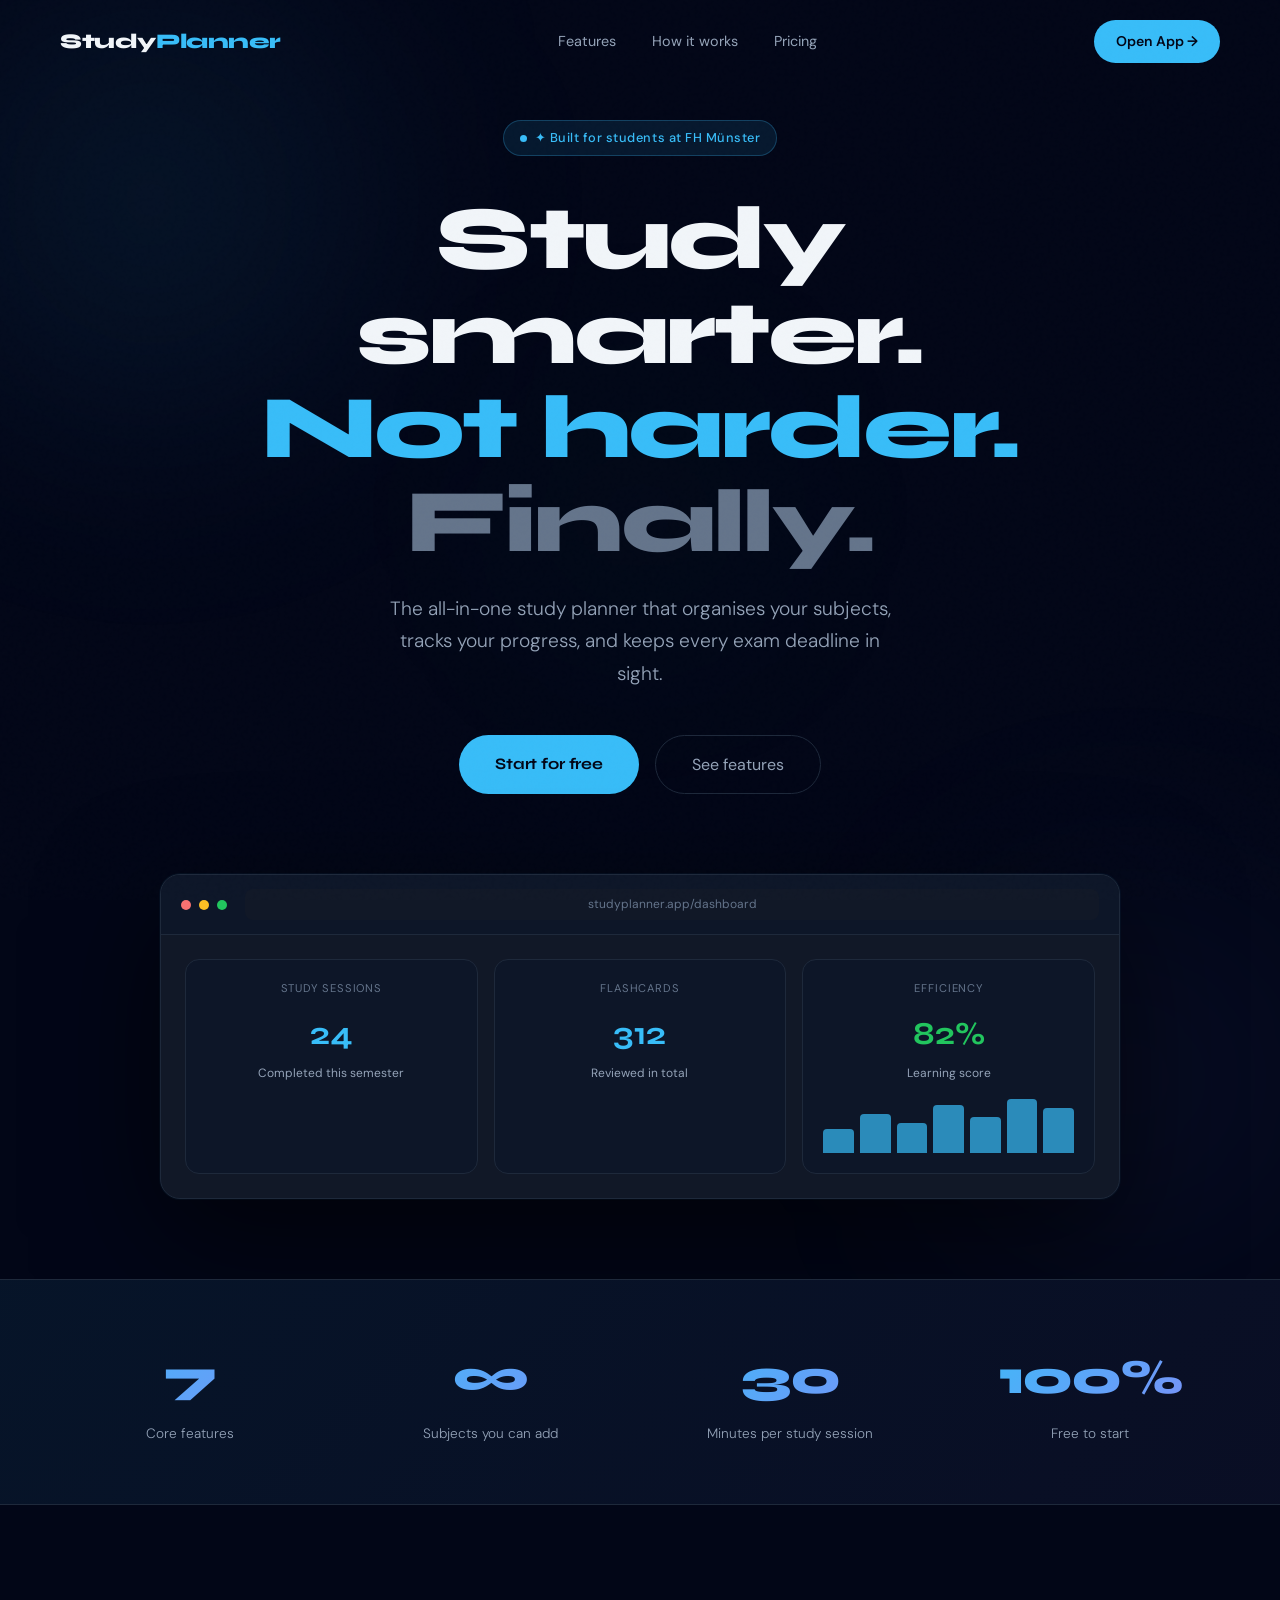
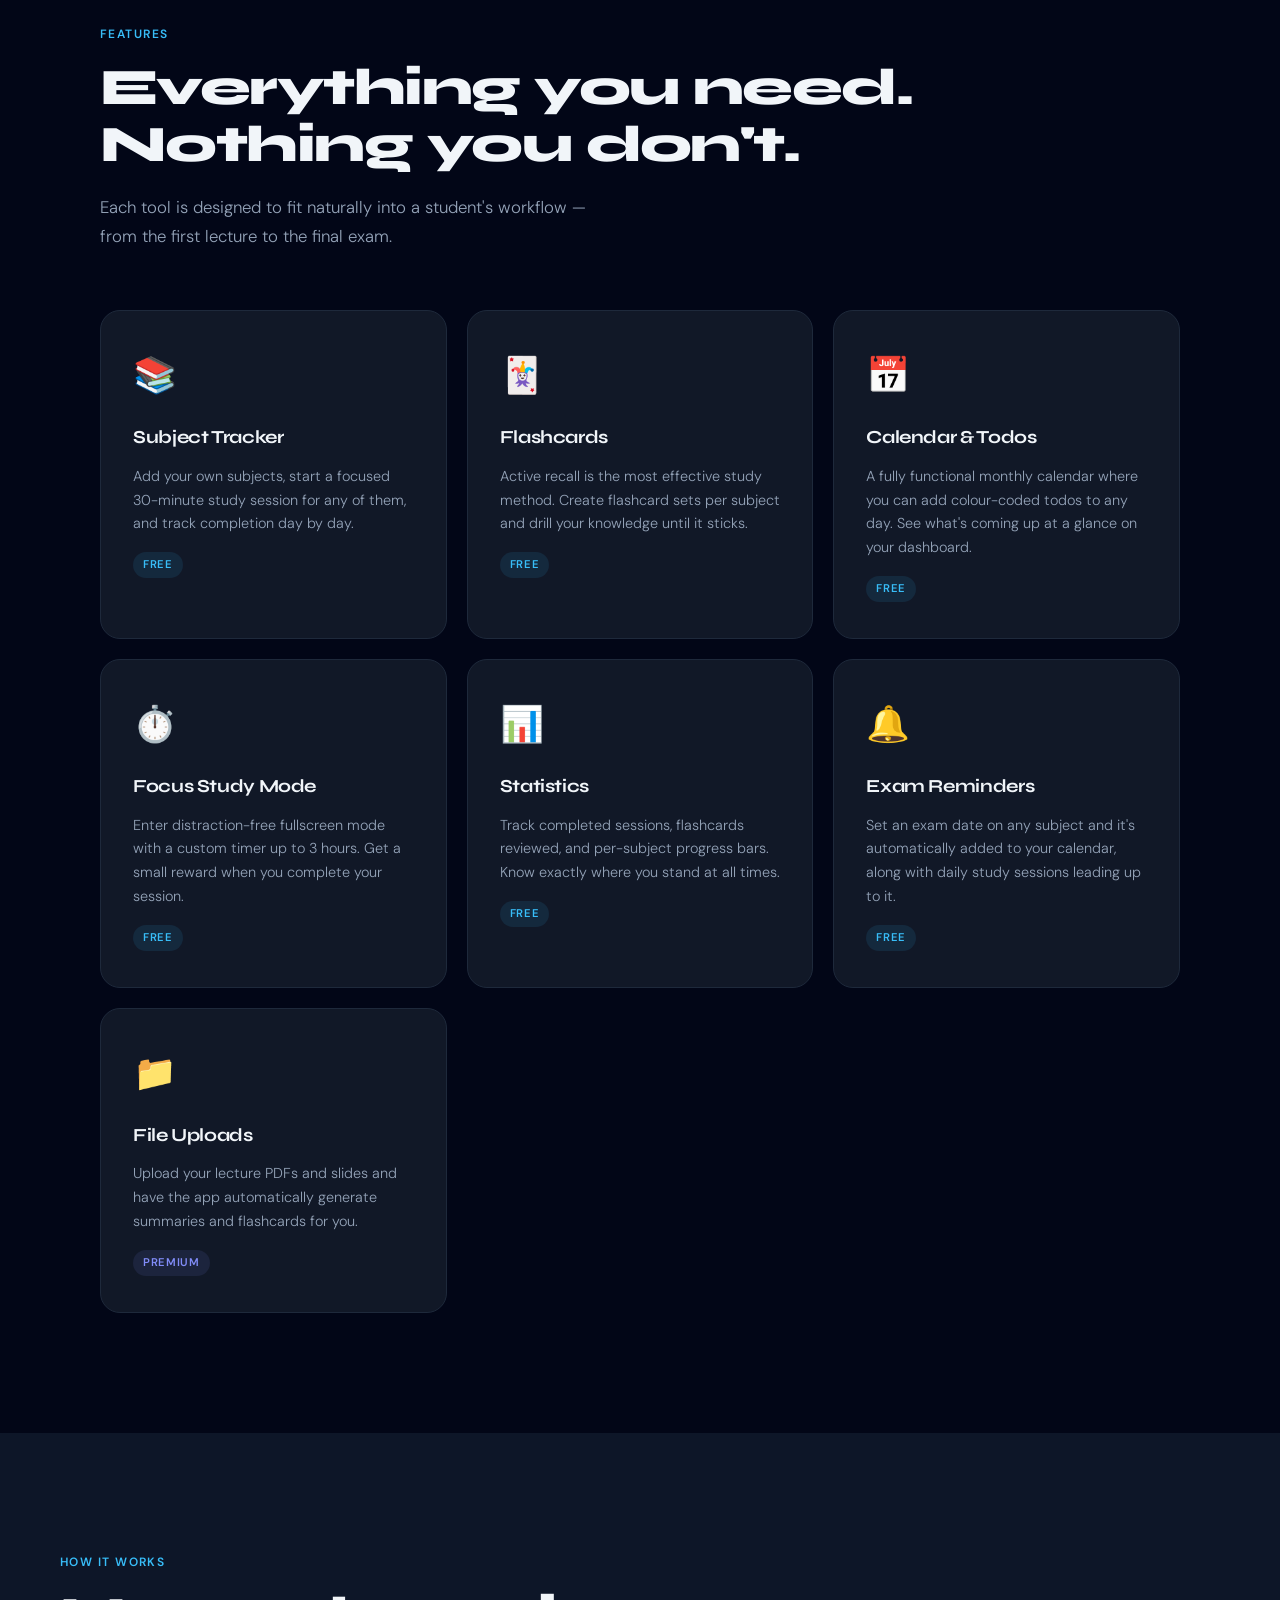
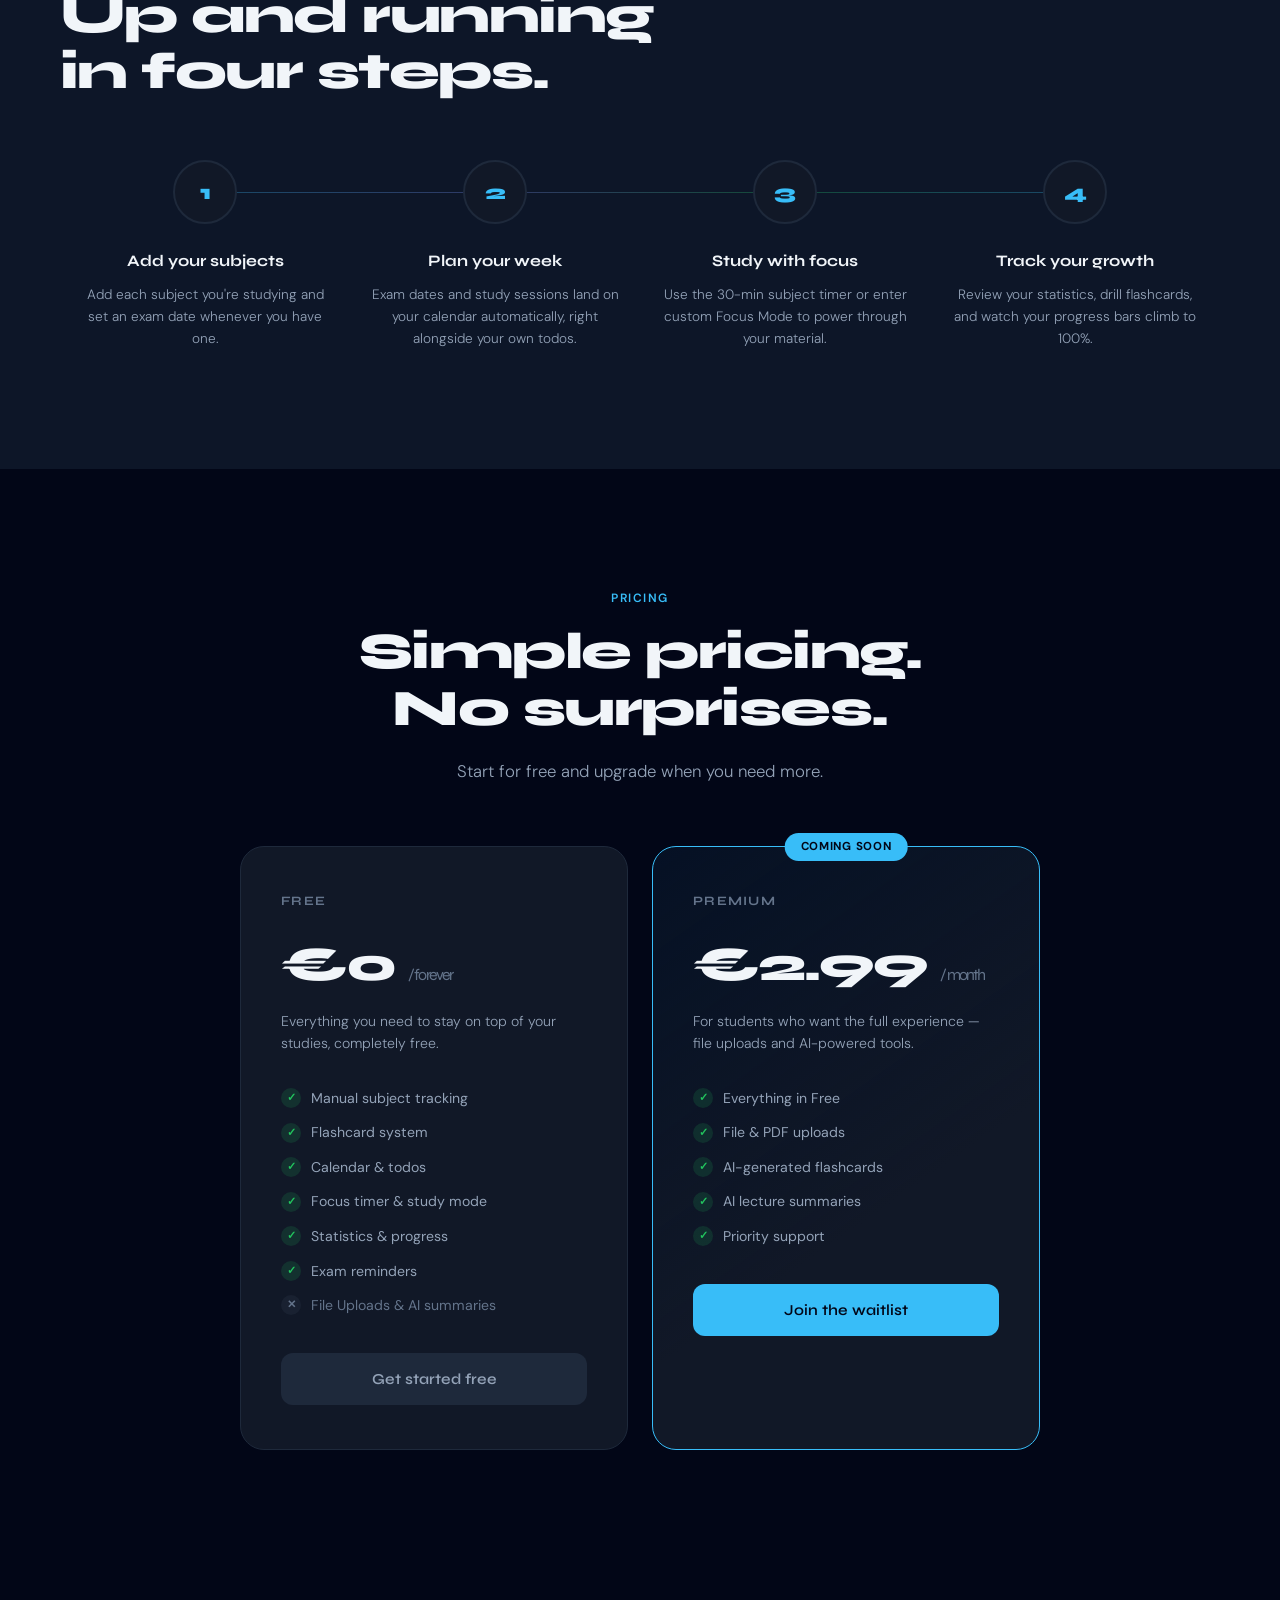
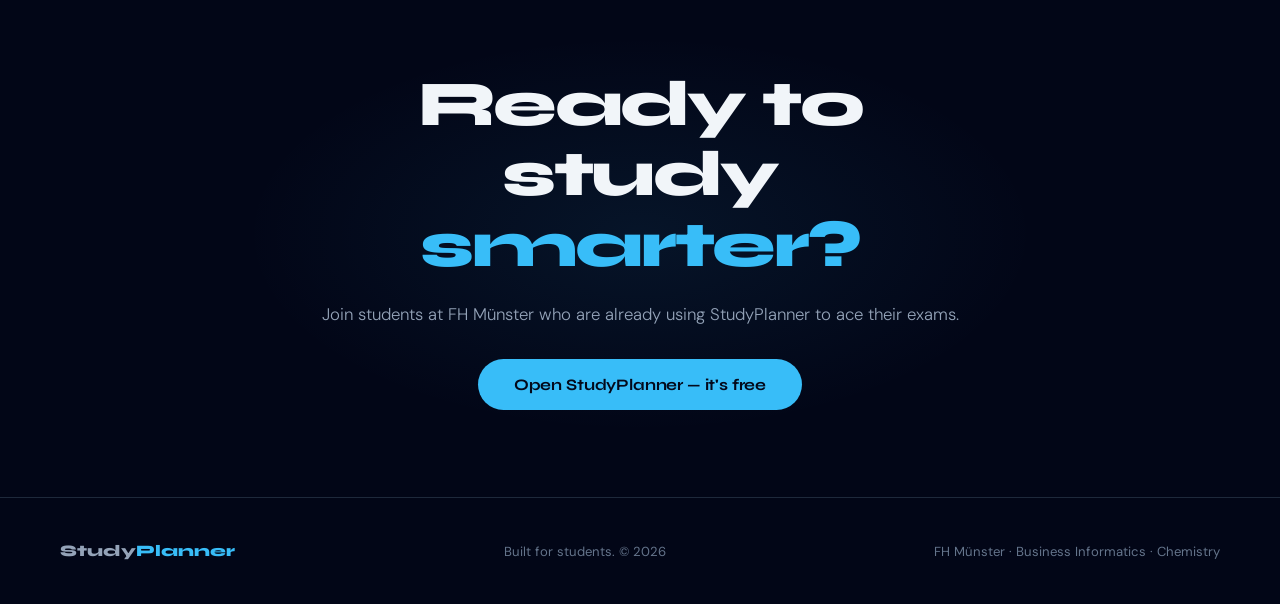
<file: landing.html>
<!DOCTYPE html>
<html lang="en">
<head>
<meta charset="UTF-8">
<meta name="viewport" content="width=device-width, initial-scale=1.0">
<title>StudyPlanner — Study Smarter</title>
<link href="https://fonts.googleapis.com/css2?family=Syne:wght@400;600;700;800&family=DM+Sans:ital,wght@0,300;0,400;0,500;1,300&display=swap" rel="stylesheet">
<style>
:root {
  --bg:       #020617;
  --surface:  #0d1628;
  --card:     #111827;
  --border:   #1e293b;
  --accent:   #38bdf8;
  --accent2:  #818cf8;
  --green:    #22c55e;
  --text:     #f1f5f9;
  --muted:    #64748b;
  --soft:     #94a3b8;
}

*, *::before, *::after { box-sizing: border-box; margin: 0; padding: 0; }

html { scroll-behavior: smooth; }

body {
  background: var(--bg);
  color: var(--text);
  font-family: 'DM Sans', sans-serif;
  overflow-x: hidden;
  line-height: 1.6;
}

/* ── NOISE OVERLAY ── */
body::before {
  content: '';
  position: fixed;
  inset: 0;
  background-image: url("data:image/svg+xml,%3Csvg viewBox='0 0 256 256' xmlns='http://www.w3.org/2000/svg'%3E%3Cfilter id='noise'%3E%3CfeTurbulence type='fractalNoise' baseFrequency='0.9' numOctaves='4' stitchTiles='stitch'/%3E%3C/filter%3E%3Crect width='100%25' height='100%25' filter='url(%23noise)' opacity='0.04'/%3E%3C/svg%3E");
  pointer-events: none;
  z-index: 999;
  opacity: 0.4;
}

/* ── NAV ── */
nav {
  position: fixed;
  top: 0; left: 0; right: 0;
  z-index: 100;
  padding: 20px 60px;
  display: flex;
  justify-content: space-between;
  align-items: center;
  border-bottom: 1px solid transparent;
  transition: background 0.3s, border-color 0.3s, backdrop-filter 0.3s;
}

nav.scrolled {
  background: rgba(2, 6, 23, 0.85);
  border-color: var(--border);
  backdrop-filter: blur(16px);
}

.nav-logo {
  font-family: 'Syne', sans-serif;
  font-weight: 800;
  font-size: 1.3rem;
  letter-spacing: -0.02em;
  color: var(--text);
  text-decoration: none;
}

.nav-logo span { color: var(--accent); }

.nav-links {
  display: flex;
  gap: 36px;
  list-style: none;
}

.nav-links a {
  color: var(--soft);
  text-decoration: none;
  font-size: 0.9rem;
  transition: color 0.2s;
}

.nav-links a:hover { color: var(--text); }

.nav-cta {
  background: var(--accent);
  color: #020617;
  padding: 10px 22px;
  border-radius: 100px;
  text-decoration: none;
  font-weight: 600;
  font-size: 0.88rem;
  transition: transform 0.2s, box-shadow 0.2s;
}

.nav-cta:hover {
  transform: translateY(-1px);
  box-shadow: 0 8px 30px rgba(56,189,248,0.35);
}

/* ── HERO ── */
.hero {
  min-height: 100vh;
  display: flex;
  flex-direction: column;
  align-items: center;
  justify-content: center;
  text-align: center;
  padding: 120px 40px 80px;
  position: relative;
  overflow: hidden;
}

/* Gradient orbs */
.orb {
  position: absolute;
  border-radius: 50%;
  filter: blur(120px);
  pointer-events: none;
}

.orb-1 {
  width: 600px; height: 600px;
  background: radial-gradient(circle, rgba(56,189,248,0.12) 0%, transparent 70%);
  top: -100px; left: -150px;
  animation: drift1 12s ease-in-out infinite alternate;
}

.orb-2 {
  width: 500px; height: 500px;
  background: radial-gradient(circle, rgba(129,140,248,0.1) 0%, transparent 70%);
  bottom: -50px; right: -100px;
  animation: drift2 15s ease-in-out infinite alternate;
}

.orb-3 {
  width: 300px; height: 300px;
  background: radial-gradient(circle, rgba(34,197,94,0.08) 0%, transparent 70%);
  top: 40%; left: 50%;
  transform: translate(-50%, -50%);
}

@keyframes drift1 {
  from { transform: translate(0,0) rotate(0deg); }
  to   { transform: translate(60px, 40px) rotate(20deg); }
}

@keyframes drift2 {
  from { transform: translate(0,0); }
  to   { transform: translate(-40px, -60px); }
}

.hero-badge {
  display: inline-flex;
  align-items: center;
  gap: 8px;
  background: rgba(56,189,248,0.1);
  border: 1px solid rgba(56,189,248,0.25);
  color: var(--accent);
  padding: 7px 16px;
  border-radius: 100px;
  font-size: 0.8rem;
  font-weight: 500;
  letter-spacing: 0.04em;
  margin-bottom: 36px;
  animation: fadeUp 0.6s ease both;
}

.hero-badge::before {
  content: '';
  width: 7px; height: 7px;
  background: var(--accent);
  border-radius: 50%;
  animation: pulse 2s infinite;
}

@keyframes pulse {
  0%, 100% { opacity: 1; transform: scale(1); }
  50% { opacity: 0.4; transform: scale(0.7); }
}

.hero h1 {
  font-family: 'Syne', sans-serif;
  font-weight: 800;
  font-size: clamp(3rem, 7vw, 6rem);
  line-height: 1.05;
  letter-spacing: -0.03em;
  max-width: 900px;
  animation: fadeUp 0.6s 0.1s ease both;
}

.hero h1 .line-accent { color: var(--accent); }
.hero h1 .line-dim { color: var(--muted); }

.hero-sub {
  font-size: clamp(1rem, 2vw, 1.2rem);
  color: var(--soft);
  max-width: 520px;
  margin-top: 24px;
  font-weight: 300;
  line-height: 1.7;
  animation: fadeUp 0.6s 0.2s ease both;
}

.hero-actions {
  display: flex;
  gap: 16px;
  margin-top: 44px;
  animation: fadeUp 0.6s 0.3s ease both;
}

.btn-primary {
  background: var(--accent);
  color: #020617;
  padding: 16px 36px;
  border-radius: 100px;
  text-decoration: none;
  font-weight: 700;
  font-size: 1rem;
  font-family: 'Syne', sans-serif;
  transition: transform 0.2s, box-shadow 0.2s;
  letter-spacing: -0.01em;
}

.btn-primary:hover {
  transform: translateY(-2px);
  box-shadow: 0 12px 40px rgba(56,189,248,0.4);
}

.btn-secondary {
  background: transparent;
  color: var(--soft);
  padding: 16px 36px;
  border-radius: 100px;
  text-decoration: none;
  font-size: 1rem;
  border: 1px solid var(--border);
  transition: border-color 0.2s, color 0.2s;
}

.btn-secondary:hover { border-color: var(--accent); color: var(--accent); }

/* App preview */
.hero-preview {
  margin-top: 80px;
  width: 100%;
  max-width: 960px;
  animation: fadeUp 0.8s 0.5s ease both;
  position: relative;
}

.preview-frame {
  background: var(--card);
  border: 1px solid var(--border);
  border-radius: 20px;
  overflow: hidden;
  box-shadow: 0 40px 120px rgba(0,0,0,0.6), 0 0 0 1px rgba(56,189,248,0.05);
}

.preview-bar {
  background: var(--surface);
  padding: 14px 20px;
  display: flex;
  align-items: center;
  gap: 8px;
  border-bottom: 1px solid var(--border);
}

.dot-red   { width:10px; height:10px; border-radius:50%; background:#f87171; }
.dot-yellow{ width:10px; height:10px; border-radius:50%; background:#fbbf24; }
.dot-green { width:10px; height:10px; border-radius:50%; background:#22c55e; }

.preview-url {
  flex: 1;
  background: var(--card);
  border-radius: 8px;
  padding: 6px 14px;
  font-size: 0.75rem;
  color: var(--muted);
  margin-left: 10px;
}

.preview-body {
  display: grid;
  grid-template-columns: repeat(3, 1fr);
  gap: 16px;
  padding: 24px;
}

.preview-card {
  background: var(--surface);
  border-radius: 14px;
  padding: 20px;
  border: 1px solid var(--border);
}

.preview-card-title {
  font-size: 0.7rem;
  color: var(--muted);
  text-transform: uppercase;
  letter-spacing: 0.08em;
  margin-bottom: 10px;
}

.preview-card-value {
  font-family: 'Syne', sans-serif;
  font-size: 2rem;
  font-weight: 700;
  color: var(--accent);
}

.preview-card-label { font-size: 0.75rem; color: var(--soft); margin-top: 4px; }

.preview-bar-chart {
  display: flex;
  align-items: flex-end;
  gap: 6px;
  height: 60px;
  margin-top: 10px;
}

.preview-bar-item {
  flex: 1;
  background: var(--accent);
  border-radius: 4px 4px 0 0;
  opacity: 0.7;
}

@keyframes fadeUp {
  from { opacity: 0; transform: translateY(30px); }
  to   { opacity: 1; transform: translateY(0); }
}

/* ── SECTION BASE ── */
section { padding: 120px 60px; max-width: 1200px; margin: auto; }

.section-label {
  font-size: 0.75rem;
  text-transform: uppercase;
  letter-spacing: 0.12em;
  color: var(--accent);
  font-weight: 600;
  margin-bottom: 16px;
}

.section-title {
  font-family: 'Syne', sans-serif;
  font-weight: 800;
  font-size: clamp(2rem, 4vw, 3.2rem);
  letter-spacing: -0.03em;
  line-height: 1.1;
  margin-bottom: 20px;
}

.section-sub {
  color: var(--soft);
  font-size: 1.05rem;
  max-width: 500px;
  font-weight: 300;
  line-height: 1.7;
}

/* ── FEATURES ── */
.features-section {
  padding: 120px 60px;
  max-width: 1200px;
  margin: auto;
}

.features-grid {
  display: grid;
  grid-template-columns: repeat(3, 1fr);
  gap: 20px;
  margin-top: 60px;
}

.feature-card {
  background: var(--card);
  border: 1px solid var(--border);
  border-radius: 20px;
  padding: 36px 32px;
  transition: transform 0.25s, border-color 0.25s, box-shadow 0.25s;
  position: relative;
  overflow: hidden;
}

.feature-card::after {
  content: '';
  position: absolute;
  inset: 0;
  background: radial-gradient(circle at 50% 0%, rgba(56,189,248,0.05) 0%, transparent 60%);
  opacity: 0;
  transition: opacity 0.3s;
}

.feature-card:hover {
  transform: translateY(-6px);
  border-color: rgba(56,189,248,0.3);
  box-shadow: 0 20px 60px rgba(0,0,0,0.3);
}

.feature-card:hover::after { opacity: 1; }

.feature-icon {
  font-size: 2.2rem;
  margin-bottom: 20px;
  display: block;
}

.feature-card h3 {
  font-family: 'Syne', sans-serif;
  font-weight: 700;
  font-size: 1.15rem;
  margin-bottom: 12px;
  letter-spacing: -0.02em;
}

.feature-card p {
  color: var(--soft);
  font-size: 0.9rem;
  line-height: 1.65;
  font-weight: 300;
}

.feature-tag {
  display: inline-block;
  margin-top: 16px;
  font-size: 0.7rem;
  font-weight: 600;
  letter-spacing: 0.06em;
  text-transform: uppercase;
  color: var(--accent);
  background: rgba(56,189,248,0.1);
  padding: 4px 10px;
  border-radius: 100px;
}

.feature-tag.premium {
  color: var(--accent2);
  background: rgba(129,140,248,0.1);
}

/* ── HOW IT WORKS ── */
.how-section {
  padding: 120px 60px;
  background: var(--surface);
}

.how-inner {
  max-width: 1200px;
  margin: auto;
}

.steps {
  display: grid;
  grid-template-columns: repeat(4, 1fr);
  gap: 0;
  margin-top: 60px;
  position: relative;
}

.steps::before {
  content: '';
  position: absolute;
  top: 32px;
  left: calc(12.5% + 16px);
  right: calc(12.5% + 16px);
  height: 1px;
  background: linear-gradient(90deg, var(--accent), var(--accent2), var(--green), var(--accent));
  opacity: 0.3;
}

.step {
  text-align: center;
  padding: 0 20px;
}

.step-num {
  width: 64px; height: 64px;
  border-radius: 50%;
  background: var(--card);
  border: 2px solid var(--border);
  display: flex;
  align-items: center;
  justify-content: center;
  font-family: 'Syne', sans-serif;
  font-size: 1.3rem;
  font-weight: 800;
  color: var(--accent);
  margin: 0 auto 24px;
  position: relative;
  z-index: 1;
}

.step h4 {
  font-family: 'Syne', sans-serif;
  font-weight: 700;
  margin-bottom: 10px;
  font-size: 1rem;
}

.step p {
  color: var(--soft);
  font-size: 0.85rem;
  line-height: 1.6;
  font-weight: 300;
}

/* ── STATS ── */
.stats-strip {
  background: linear-gradient(135deg, rgba(56,189,248,0.08) 0%, rgba(129,140,248,0.06) 100%);
  border-top: 1px solid var(--border);
  border-bottom: 1px solid var(--border);
  padding: 60px;
}

.stats-inner {
  max-width: 1200px;
  margin: auto;
  display: grid;
  grid-template-columns: repeat(4, 1fr);
  gap: 40px;
  text-align: center;
}

.stat-num {
  font-family: 'Syne', sans-serif;
  font-size: 3rem;
  font-weight: 800;
  letter-spacing: -0.04em;
  background: linear-gradient(135deg, var(--accent), var(--accent2));
  -webkit-background-clip: text;
  -webkit-text-fill-color: transparent;
  background-clip: text;
}

.stat-label {
  color: var(--soft);
  font-size: 0.85rem;
  margin-top: 6px;
  font-weight: 300;
}

/* ── PRICING ── */
.pricing-section {
  padding: 120px 60px;
  max-width: 1200px;
  margin: auto;
  text-align: center;
}

.pricing-grid {
  display: grid;
  grid-template-columns: repeat(2, 1fr);
  gap: 24px;
  margin-top: 60px;
  max-width: 800px;
  margin-left: auto;
  margin-right: auto;
}

.pricing-card {
  background: var(--card);
  border: 1px solid var(--border);
  border-radius: 24px;
  padding: 44px 40px;
  text-align: left;
  position: relative;
  transition: transform 0.25s;
}

.pricing-card:hover { transform: translateY(-4px); }

.pricing-card.featured {
  border-color: var(--accent);
  background: linear-gradient(145deg, rgba(56,189,248,0.06) 0%, var(--card) 60%);
}

.pricing-badge {
  position: absolute;
  top: -14px;
  left: 50%;
  transform: translateX(-50%);
  background: var(--accent);
  color: #020617;
  font-size: 0.72rem;
  font-weight: 700;
  letter-spacing: 0.06em;
  text-transform: uppercase;
  padding: 5px 16px;
  border-radius: 100px;
}

.pricing-plan {
  font-family: 'Syne', sans-serif;
  font-size: 0.8rem;
  font-weight: 700;
  letter-spacing: 0.1em;
  text-transform: uppercase;
  color: var(--muted);
  margin-bottom: 16px;
}

.pricing-price {
  font-family: 'Syne', sans-serif;
  font-size: 3rem;
  font-weight: 800;
  letter-spacing: -0.04em;
  margin-bottom: 6px;
}

.pricing-price span {
  font-size: 1rem;
  font-weight: 400;
  color: var(--muted);
}

.pricing-desc {
  color: var(--soft);
  font-size: 0.88rem;
  margin-bottom: 32px;
  font-weight: 300;
  line-height: 1.6;
}

.pricing-features {
  list-style: none;
  display: flex;
  flex-direction: column;
  gap: 12px;
  margin-bottom: 36px;
}

.pricing-features li {
  display: flex;
  align-items: center;
  gap: 10px;
  font-size: 0.88rem;
  color: var(--soft);
}

.pricing-features li::before {
  content: '✓';
  width: 20px; height: 20px;
  border-radius: 50%;
  background: rgba(34,197,94,0.15);
  color: var(--green);
  display: flex;
  align-items: center;
  justify-content: center;
  font-size: 0.7rem;
  font-weight: 700;
  flex-shrink: 0;
}

.pricing-features li.locked { color: var(--muted); }
.pricing-features li.locked::before {
  content: '✕';
  background: rgba(100,116,139,0.1);
  color: var(--muted);
}

.btn-plan {
  display: block;
  text-align: center;
  padding: 14px;
  border-radius: 12px;
  font-weight: 600;
  font-family: 'Syne', sans-serif;
  text-decoration: none;
  font-size: 0.95rem;
  transition: all 0.2s;
}

.btn-plan-free {
  background: var(--border);
  color: var(--soft);
}

.btn-plan-free:hover { background: #2d3d52; color: var(--text); }

.btn-plan-pro {
  background: var(--accent);
  color: #020617;
}

.btn-plan-pro:hover {
  box-shadow: 0 8px 30px rgba(56,189,248,0.4);
  transform: translateY(-1px);
}

/* ── CTA ── */
.cta-section {
  padding: 100px 60px;
  text-align: center;
  position: relative;
  overflow: hidden;
}

.cta-section::before {
  content: '';
  position: absolute;
  top: 50%; left: 50%;
  width: 800px; height: 400px;
  transform: translate(-50%, -50%);
  background: radial-gradient(ellipse, rgba(56,189,248,0.08) 0%, transparent 70%);
  pointer-events: none;
}

.cta-section h2 {
  font-family: 'Syne', sans-serif;
  font-weight: 800;
  font-size: clamp(2rem, 5vw, 4rem);
  letter-spacing: -0.04em;
  line-height: 1.1;
  margin-bottom: 20px;
  max-width: 700px;
  margin-left: auto;
  margin-right: auto;
}

.cta-section p {
  color: var(--soft);
  font-size: 1.05rem;
  margin-bottom: 44px;
  font-weight: 300;
}

/* ── FOOTER ── */
footer {
  border-top: 1px solid var(--border);
  padding: 40px 60px;
  display: flex;
  justify-content: space-between;
  align-items: center;
  color: var(--muted);
  font-size: 0.82rem;
}

.footer-logo {
  font-family: 'Syne', sans-serif;
  font-weight: 800;
  font-size: 1rem;
  color: var(--soft);
}

.footer-logo span { color: var(--accent); }

/* ── SCROLL REVEAL ── */
.reveal {
  opacity: 0;
  transform: translateY(40px);
  transition: opacity 0.7s ease, transform 0.7s ease;
}

.reveal.visible {
  opacity: 1;
  transform: translateY(0);
}

/* ── RESPONSIVE ── */
@media (max-width: 900px) {
  nav { padding: 18px 24px; }
  .nav-links { display: none; }
  section, .features-section, .pricing-section, .cta-section { padding: 80px 24px; }
  .features-grid { grid-template-columns: 1fr; }
  .steps { grid-template-columns: 1fr 1fr; gap: 40px; }
  .steps::before { display: none; }
  .stats-inner { grid-template-columns: 1fr 1fr; }
  .pricing-grid { grid-template-columns: 1fr; }
  .how-section { padding: 80px 24px; }
  .stats-strip { padding: 60px 24px; }
  footer { flex-direction: column; gap: 16px; text-align: center; }
  .preview-body { grid-template-columns: 1fr 1fr; }
}
</style>
</head>
<body>

<!-- NAV -->
<nav id="navbar">
  <a href="#" class="nav-logo">Study<span>Planner</span></a>
  <ul class="nav-links">
    <li><a href="#features">Features</a></li>
    <li><a href="#how">How it works</a></li>
    <li><a href="#pricing">Pricing</a></li>
  </ul>
  <a href="index.html" class="nav-cta">Open App →</a>
</nav>

<!-- HERO -->
<div class="hero">
  <div class="orb orb-1"></div>
  <div class="orb orb-2"></div>
  <div class="orb orb-3"></div>

  <div class="hero-badge">✦ Built for students at FH Münster</div>

  <h1>
    Study smarter.<br>
    <span class="line-accent">Not harder.</span><br>
    <span class="line-dim">Finally.</span>
  </h1>

  <p class="hero-sub">
    The all-in-one study planner that organises your subjects, tracks your progress, and keeps every exam deadline in sight.
  </p>

  <div class="hero-actions">
    <a href="index.html" class="btn-primary">Start for free</a>
    <a href="#features" class="btn-secondary">See features</a>
  </div>

  <div class="hero-preview">
    <div class="preview-frame">
      <div class="preview-bar">
        <div class="dot-red"></div>
        <div class="dot-yellow"></div>
        <div class="dot-green"></div>
        <div class="preview-url">studyplanner.app/dashboard</div>
      </div>
      <div class="preview-body">
        <div class="preview-card">
          <div class="preview-card-title">Study Sessions</div>
          <div class="preview-card-value">24</div>
          <div class="preview-card-label">Completed this semester</div>
        </div>
        <div class="preview-card">
          <div class="preview-card-title">Flashcards</div>
          <div class="preview-card-value">312</div>
          <div class="preview-card-label">Reviewed in total</div>
        </div>
        <div class="preview-card">
          <div class="preview-card-title">Efficiency</div>
          <div class="preview-card-value" style="color:var(--green)">82%</div>
          <div class="preview-card-label">Learning score</div>
          <div class="preview-bar-chart">
            <div class="preview-bar-item" style="height:40%"></div>
            <div class="preview-bar-item" style="height:65%"></div>
            <div class="preview-bar-item" style="height:50%"></div>
            <div class="preview-bar-item" style="height:80%"></div>
            <div class="preview-bar-item" style="height:60%"></div>
            <div class="preview-bar-item" style="height:90%"></div>
            <div class="preview-bar-item" style="height:75%"></div>
          </div>
        </div>
      </div>
    </div>
  </div>
</div>

<!-- STATS -->
<div class="stats-strip">
  <div class="stats-inner">
    <div class="reveal">
      <div class="stat-num">7</div>
      <div class="stat-label">Core features</div>
    </div>
    <div class="reveal">
      <div class="stat-num">∞</div>
      <div class="stat-label">Subjects you can add</div>
    </div>
    <div class="reveal">
      <div class="stat-num">30</div>
      <div class="stat-label">Minutes per study session</div>
    </div>
    <div class="reveal">
      <div class="stat-num">100%</div>
      <div class="stat-label">Free to start</div>
    </div>
  </div>
</div>

<!-- FEATURES -->
<div class="features-section" id="features">
  <div class="section-label">Features</div>
  <h2 class="section-title reveal">Everything you need.<br>Nothing you don't.</h2>
  <p class="section-sub reveal">Each tool is designed to fit naturally into a student's workflow — from the first lecture to the final exam.</p>

  <div class="features-grid">

    <div class="feature-card reveal">
      <span class="feature-icon">📚</span>
      <h3>Subject Tracker</h3>
      <p>Add your own subjects, start a focused 30-minute study session for any of them, and track completion day by day.</p>
      <span class="feature-tag">Free</span>
    </div>

    <div class="feature-card reveal">
      <span class="feature-icon">🃏</span>
      <h3>Flashcards</h3>
      <p>Active recall is the most effective study method. Create flashcard sets per subject and drill your knowledge until it sticks.</p>
      <span class="feature-tag">Free</span>
    </div>

    <div class="feature-card reveal">
      <span class="feature-icon">📅</span>
      <h3>Calendar & Todos</h3>
      <p>A fully functional monthly calendar where you can add colour-coded todos to any day. See what's coming up at a glance on your dashboard.</p>
      <span class="feature-tag">Free</span>
    </div>

    <div class="feature-card reveal">
      <span class="feature-icon">⏱️</span>
      <h3>Focus Study Mode</h3>
      <p>Enter distraction-free fullscreen mode with a custom timer up to 3 hours. Get a small reward when you complete your session.</p>
      <span class="feature-tag">Free</span>
    </div>

    <div class="feature-card reveal">
      <span class="feature-icon">📊</span>
      <h3>Statistics</h3>
      <p>Track completed sessions, flashcards reviewed, and per-subject progress bars. Know exactly where you stand at all times.</p>
      <span class="feature-tag">Free</span>
    </div>

    <div class="feature-card reveal">
      <span class="feature-icon">🔔</span>
      <h3>Exam Reminders</h3>
      <p>Set an exam date on any subject and it's automatically added to your calendar, along with daily study sessions leading up to it.</p>
      <span class="feature-tag">Free</span>
    </div>

    <div class="feature-card reveal">
      <span class="feature-icon">📁</span>
      <h3>File Uploads</h3>
      <p>Upload your lecture PDFs and slides and have the app automatically generate summaries and flashcards for you.</p>
      <span class="feature-tag premium">Premium</span>
    </div>

  </div>
</div>

<!-- HOW IT WORKS -->
<div class="how-section" id="how">
  <div class="how-inner">
    <div class="section-label">How it works</div>
    <h2 class="section-title reveal">Up and running<br>in four steps.</h2>

    <div class="steps">
      <div class="step reveal">
        <div class="step-num">1</div>
        <h4>Add your subjects</h4>
        <p>Add each subject you're studying and set an exam date whenever you have one.</p>
      </div>
      <div class="step reveal">
        <div class="step-num">2</div>
        <h4>Plan your week</h4>
        <p>Exam dates and study sessions land on your calendar automatically, right alongside your own todos.</p>
      </div>
      <div class="step reveal">
        <div class="step-num">3</div>
        <h4>Study with focus</h4>
        <p>Use the 30-min subject timer or enter custom Focus Mode to power through your material.</p>
      </div>
      <div class="step reveal">
        <div class="step-num">4</div>
        <h4>Track your growth</h4>
        <p>Review your statistics, drill flashcards, and watch your progress bars climb to 100%.</p>
      </div>
    </div>
  </div>
</div>

<!-- PRICING -->
<div class="pricing-section" id="pricing">
  <div class="section-label">Pricing</div>
  <h2 class="section-title reveal">Simple pricing.<br>No surprises.</h2>
  <p class="section-sub reveal" style="margin:0 auto 0;">Start for free and upgrade when you need more.</p>

  <div class="pricing-grid">

    <div class="pricing-card reveal">
      <div class="pricing-plan">Free</div>
      <div class="pricing-price">€0 <span>/ forever</span></div>
      <p class="pricing-desc">Everything you need to stay on top of your studies, completely free.</p>
      <ul class="pricing-features">
        <li>Manual subject tracking</li>
        <li>Flashcard system</li>
        <li>Calendar & todos</li>
        <li>Focus timer & study mode</li>
        <li>Statistics & progress</li>
        <li>Exam reminders</li>
        <li class="locked">File Uploads & AI summaries</li>
      </ul>
      <a href="index.html" class="btn-plan btn-plan-free">Get started free</a>
    </div>

    <div class="pricing-card featured reveal">
      <div class="pricing-badge">Coming Soon</div>
      <div class="pricing-plan">Premium</div>
      <div class="pricing-price">€2.99 <span>/ month</span></div>
      <p class="pricing-desc">For students who want the full experience — file uploads and AI-powered tools.</p>
      <ul class="pricing-features">
        <li>Everything in Free</li>
        <li>File & PDF uploads</li>
        <li>AI-generated flashcards</li>
        <li>AI lecture summaries</li>
        <li>Priority support</li>
      </ul>
      <a href="#" class="btn-plan btn-plan-pro">Join the waitlist</a>
    </div>

  </div>
</div>

<!-- CTA -->
<div class="cta-section">
  <h2 class="reveal">Ready to study<br><span style="color:var(--accent)">smarter?</span></h2>
  <p class="reveal">Join students at FH Münster who are already using StudyPlanner to ace their exams.</p>
  <a href="index.html" class="btn-primary reveal">Open StudyPlanner — it's free</a>
</div>

<!-- FOOTER -->
<footer>
  <div class="footer-logo">Study<span>Planner</span></div>
  <div>Built for students. © 2026</div>
  <div>FH Münster · Business Informatics · Chemistry</div>
</footer>

<script>
// Nav scroll effect
const navbar = document.getElementById("navbar");
window.addEventListener("scroll", () => {
  navbar.classList.toggle("scrolled", window.scrollY > 40);
});

// Scroll reveal
const revealEls = document.querySelectorAll(".reveal");
const observer = new IntersectionObserver((entries) => {
  entries.forEach((entry, i) => {
    if (entry.isIntersecting) {
      setTimeout(() => {
        entry.target.classList.add("visible");
      }, 80);
      observer.unobserve(entry.target);
    }
  });
}, { threshold: 0.12 });

revealEls.forEach(el => observer.observe(el));
</script>

</body>
</html>
</file>
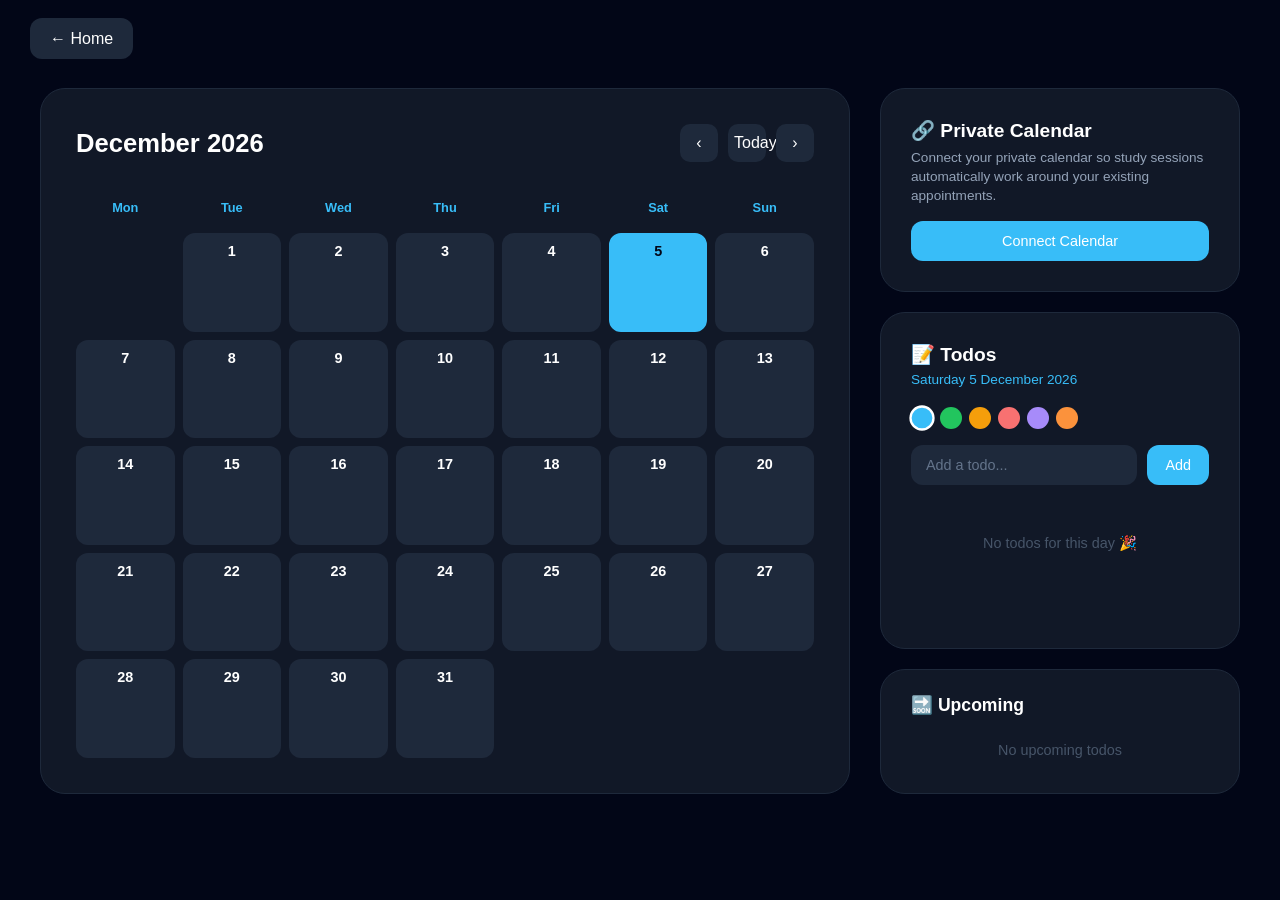
<file: pages/calendar.html>
<!DOCTYPE html>
<html lang="en">
<head>
    <meta charset="UTF-8">
    <meta name="viewport" content="width=device-width, initial-scale=1.0">
    <title>Calendar</title>
    <link rel="stylesheet" href="calendar.css">
    <style>
        * { box-sizing: border-box; }

        body { padding: 30px; }

        .layout {
            display: grid;
            grid-template-columns: 1fr 360px;
            gap: 30px;
            max-width: 1200px;
            margin: auto;
        }

        /* ── CALENDAR ── */
        .cal-card {
            background: #111827;
            border-radius: 25px;
            padding: 35px;
            border: 1px solid #1e293b;
        }

        .cal-header {
            display: flex;
            justify-content: space-between;
            align-items: center;
            margin-bottom: 30px;
        }

        .cal-header h2 {
            font-size: 1.6rem;
            margin: 0;
        }

        .nav-btns {
            display: flex;
            gap: 10px;
        }

        .nav-btn {
            background: #1e293b;
            border: none;
            color: white;
            width: 38px;
            height: 38px;
            border-radius: 10px;
            cursor: pointer;
            font-size: 1rem;
            transition: background 0.2s;
        }

        .nav-btn:hover { background: #38bdf8; }

        .weekdays {
            display: grid;
            grid-template-columns: repeat(7, 1fr);
            gap: 8px;
            margin-bottom: 10px;
        }

        .weekday {
            text-align: center;
            font-size: 0.8rem;
            color: #38bdf8;
            font-weight: bold;
            padding: 8px 0;
        }

        .days-grid {
            display: grid;
            grid-template-columns: repeat(7, 1fr);
            gap: 8px;
        }

        .day-cell {
            aspect-ratio: 1;
            background: #1e293b;
            border-radius: 12px;
            display: flex;
            flex-direction: column;
            align-items: center;
            justify-content: flex-start;
            padding: 8px 4px 4px;
            cursor: pointer;
            transition: all 0.2s;
            border: 2px solid transparent;
            position: relative;
            min-height: 60px;
        }

        .day-cell:hover { background: #253347; border-color: #38bdf8; }

        .day-cell.empty {
            background: transparent;
            cursor: default;
            border-color: transparent;
        }

        .day-cell.today {
            background: #38bdf8;
            color: #020617;
            font-weight: bold;
        }

        .day-cell.today:hover { background: #29aadd; }

        .day-cell.selected {
            border-color: #38bdf8;
            background: #1a2f45;
        }

        .day-cell.today.selected {
            background: #38bdf8;
        }

        .day-num {
            font-size: 0.9rem;
            font-weight: 600;
        }

        .work-day-marker {
            position: absolute;
            top: 4px;
            right: 6px;
            font-size: 0.7rem;
            line-height: 1;
        }

        .dot-row {
            display: flex;
            gap: 3px;
            margin-top: 4px;
            flex-wrap: wrap;
            justify-content: center;
        }

        .todo-dot {
            width: 6px;
            height: 6px;
            border-radius: 50%;
            flex-shrink: 0;
        }

        /* ── SIDEBAR ── */
        .sidebar {
            display: flex;
            flex-direction: column;
            gap: 20px;
        }

        .todo-card {
            background: #111827;
            border-radius: 25px;
            padding: 30px;
            border: 1px solid #1e293b;
            flex: 1;
        }

        .todo-card h3 {
            margin: 0 0 6px 0;
            font-size: 1.2rem;
        }

        .selected-date-label {
            color: #38bdf8;
            font-size: 0.85rem;
            margin-bottom: 20px;
        }

        .todo-input-row {
            display: flex;
            gap: 10px;
            margin-bottom: 20px;
        }

        .todo-input-row input {
            flex: 1;
            padding: 12px 15px;
            border-radius: 12px;
            border: none;
            background: #1e293b;
            color: white;
            font-size: 0.9rem;
        }

        .todo-input-row input::placeholder { color: #64748b; }

        .color-picker {
            display: flex;
            gap: 7px;
            margin-bottom: 16px;
        }

        .color-dot {
            width: 22px;
            height: 22px;
            border-radius: 50%;
            cursor: pointer;
            border: 2px solid transparent;
            transition: transform 0.15s;
        }

        .color-dot:hover { transform: scale(1.2); }
        .color-dot.active { border-color: white; transform: scale(1.15); }

        .add-btn {
            padding: 12px 18px;
            border: none;
            border-radius: 12px;
            background: #38bdf8;
            color: white;
            cursor: pointer;
            font-size: 0.9rem;
            white-space: nowrap;
            transition: background 0.2s;
        }

        .add-btn:hover { background: #29aadd; }

        .todo-list {
            display: flex;
            flex-direction: column;
            gap: 10px;
            max-height: 340px;
            overflow-y: auto;
        }

        .todo-item {
            display: flex;
            align-items: center;
            gap: 12px;
            background: #1e293b;
            padding: 12px 15px;
            border-radius: 12px;
            animation: fadeIn 0.2s ease;
        }

        @keyframes fadeIn {
            from { opacity: 0; transform: translateY(-6px); }
            to   { opacity: 1; transform: translateY(0); }
        }

        .todo-color-bar {
            width: 4px;
            height: 36px;
            border-radius: 4px;
            flex-shrink: 0;
        }

        .todo-text {
            flex: 1;
            font-size: 0.9rem;
            color: #e2e8f0;
            word-break: break-word;
        }

        .todo-text.done {
            text-decoration: line-through;
            color: #64748b;
        }

        .todo-check {
            width: 20px;
            height: 20px;
            border-radius: 6px;
            border: 2px solid #475569;
            cursor: pointer;
            display: flex;
            align-items: center;
            justify-content: center;
            flex-shrink: 0;
            transition: all 0.2s;
        }

        .todo-check.checked {
            background: #22c55e;
            border-color: #22c55e;
        }

        .todo-check.checked::after { content: "✓"; font-size: 12px; color: white; }

        .del-btn {
            background: none;
            border: none;
            color: #475569;
            cursor: pointer;
            font-size: 1rem;
            padding: 0 4px;
            transition: color 0.2s;
            flex-shrink: 0;
        }

        .del-btn:hover { color: #f87171; }

        .empty-state {
            color: #475569;
            text-align: center;
            padding: 30px 0;
            font-size: 0.9rem;
        }

        /* upcoming */
        .upcoming-card {
            background: #111827;
            border-radius: 25px;
            padding: 25px 30px;
            border: 1px solid #1e293b;
        }

        .upcoming-card h3 { margin: 0 0 16px 0; font-size: 1.1rem; }

        .upcoming-item {
            display: flex;
            align-items: center;
            gap: 12px;
            padding: 8px 0;
            border-bottom: 1px solid #1e293b;
            font-size: 0.85rem;
        }

        .upcoming-item:last-child { border-bottom: none; }

        .upcoming-date {
            color: #38bdf8;
            font-size: 0.78rem;
            min-width: 60px;
        }

        .upcoming-text { color: #cbd5e1; flex: 1; }

        /* ── Private calendar sync ── */
        .sync-card {
            flex: 0 0 auto;
        }

        .sync-desc {
            color: #94a3b8;
            font-size: 0.85rem;
            line-height: 1.4;
            margin: 0 0 16px 0;
        }

        .sync-btn {
            width: 100%;
            text-align: center;
        }

        .sync-btn.connected {
            background: #1e293b;
            color: #22c55e;
            cursor: default;
        }

        .sync-btn.connected:hover {
            background: #1e293b;
        }

        .sync-status {
            display: flex;
            align-items: center;
            gap: 8px;
            color: #22c55e;
            font-size: 0.85rem;
            margin-top: 12px;
        }

        .sync-status .dot-live {
            width: 8px;
            height: 8px;
            border-radius: 50%;
            background: #22c55e;
            flex-shrink: 0;
            animation: pulse 1.6s infinite;
        }

        @keyframes pulse {
            0%   { box-shadow: 0 0 0 0 rgba(34,197,94,0.5); }
            70%  { box-shadow: 0 0 0 6px rgba(34,197,94,0); }
            100% { box-shadow: 0 0 0 0 rgba(34,197,94,0); }
        }

        .todo-dot.private {
            border: 1px solid rgba(255,255,255,0.4);
        }
    </style>
</head>
<body>

<nav>
    <a href="../index.html">← Home</a>
</nav>

<div class="layout">

    <!-- LEFT: Calendar -->
    <div class="cal-card">
        <div class="cal-header">
            <h2 id="monthLabel">May 2026</h2>
            <div class="nav-btns">
                <button class="nav-btn" onclick="changeMonth(-1)">‹</button>
                <button class="nav-btn" onclick="goToday()">Today</button>
                <button class="nav-btn" onclick="changeMonth(1)">›</button>
            </div>
        </div>

        <div class="weekdays">
            <div class="weekday">Mon</div>
            <div class="weekday">Tue</div>
            <div class="weekday">Wed</div>
            <div class="weekday">Thu</div>
            <div class="weekday">Fri</div>
            <div class="weekday">Sat</div>
            <div class="weekday">Sun</div>
        </div>

        <div class="days-grid" id="daysGrid"></div>
    </div>

    <!-- RIGHT: Sidebar -->
    <div class="sidebar">

        <!-- Private Calendar Sync -->
        <div class="todo-card sync-card" id="syncCard">
            <h3>🔗 Private Calendar</h3>
            <p class="sync-desc" id="syncDesc">
                Connect your private calendar so study sessions
                automatically work around your existing appointments.
            </p>
            <button class="add-btn sync-btn" id="syncBtn" onclick="connectPrivateCalendar()">
                Connect Calendar
            </button>
        </div>

        <!-- Todo Panel -->
        <div class="todo-card">
            <h3>📝 Todos</h3>
            <div class="selected-date-label" id="selectedDateLabel">Select a day</div>

            <div class="color-picker" id="colorPicker"></div>

            <div class="todo-input-row">
                <input type="text" id="todoInput" placeholder="Add a todo..." onkeydown="if(event.key==='Enter') addTodo()">
                <button class="add-btn" onclick="addTodo()">Add</button>
            </div>

            <div class="todo-list" id="todoList">
                <div class="empty-state">Select a day to see todos</div>
            </div>
        </div>

        <!-- Upcoming -->
        <div class="upcoming-card">
            <h3>🔜 Upcoming</h3>
            <div id="upcomingList"></div>
        </div>

    </div>
</div>

<script>

// ── State ──────────────────────────────────────────────
const COLORS = [
    { hex: "#38bdf8", name: "blue" },
    { hex: "#22c55e", name: "green" },
    { hex: "#f59e0b", name: "yellow" },
    { hex: "#f87171", name: "red" },
    { hex: "#a78bfa", name: "purple" },
    { hex: "#fb923c", name: "orange" },
];

let currentColor = COLORS[0].hex;
let viewYear, viewMonth;   // displayed month
let selectedDateKey = null; // "YYYY-MM-DD"

const today = new Date();
viewYear  = today.getFullYear();
viewMonth = today.getMonth(); // 0-indexed

// ── LocalStorage helpers ───────────────────────────────
function loadTodos(dateKey) {
    return JSON.parse(localStorage.getItem("cal_todos_" + dateKey) || "[]");
}

function saveTodos(dateKey, todos) {
    localStorage.setItem("cal_todos_" + dateKey, JSON.stringify(todos));
}

function dateKey(y, m, d) {
    return `${y}-${String(m+1).padStart(2,"0")}-${String(d).padStart(2,"0")}`;
}

// ── Color picker ───────────────────────────────────────
function buildColorPicker() {
    const el = document.getElementById("colorPicker");
    el.innerHTML = "";
    COLORS.forEach(c => {
        const dot = document.createElement("div");
        dot.className = "color-dot" + (c.hex === currentColor ? " active" : "");
        dot.style.background = c.hex;
        dot.title = c.name;
        dot.onclick = () => {
            currentColor = c.hex;
            buildColorPicker();
        };
        el.appendChild(dot);
    });
}

// ── Calendar rendering ─────────────────────────────────
function renderCalendar() {
    const grid = document.getElementById("daysGrid");
    grid.innerHTML = "";

    const months = ["January","February","March","April","May","June",
                    "July","August","September","October","November","December"];
    document.getElementById("monthLabel").textContent =
        `${months[viewMonth]} ${viewYear}`;

    // First weekday (Mon=0)
    const firstDay = new Date(viewYear, viewMonth, 1).getDay();
    const offset   = (firstDay + 6) % 7; // convert Sun=0 to Mon=0
    const daysInMonth = new Date(viewYear, viewMonth + 1, 0).getDate();

    // Empty cells
    for (let i = 0; i < offset; i++) {
        const empty = document.createElement("div");
        empty.className = "day-cell empty";
        grid.appendChild(empty);
    }

    // Day cells
    for (let d = 1; d <= daysInMonth; d++) {
        const key  = dateKey(viewYear, viewMonth, d);
        const todos = loadTodos(key);
        const isToday = (
            d === today.getDate() &&
            viewMonth === today.getMonth() &&
            viewYear  === today.getFullYear()
        );

        const cell = document.createElement("div");
        cell.className = "day-cell" +
            (isToday ? " today" : "") +
            (key === selectedDateKey ? " selected" : "");

        // Day number
        const num = document.createElement("div");
        num.className = "day-num";
        num.textContent = d;
        cell.appendChild(num);

        // Work day marker: a clear briefcase icon
        // instead of relying only on a small dot,
        // so work days stand out at a glance
        const hasWorkBlock = todos.some(t => t.isWorkBlock);
        if (hasWorkBlock) {
            const work = document.createElement("div");
            work.className = "work-day-marker";
            work.textContent = "💼";
            work.title = "Work day";
            cell.appendChild(work);
        }

        // Colored dots for todos
        if (todos.length) {
            const dotRow = document.createElement("div");
            dotRow.className = "dot-row";
            todos.slice(0, 5).forEach(t => {
                const dot = document.createElement("div");
                dot.className = "todo-dot";
                dot.style.background = t.color || "#38bdf8";
                dotRow.appendChild(dot);
            });
            cell.appendChild(dotRow);
        }

        cell.onclick = () => selectDay(key);
        grid.appendChild(cell);
    }
}

// ── Select day ─────────────────────────────────────────
function selectDay(key) {
    selectedDateKey = key;
    renderCalendar();

    const [y, m, d] = key.split("-").map(Number);
    const dateObj = new Date(y, m - 1, d);
    const label = dateObj.toLocaleDateString("en-GB", {
        weekday: "long", day: "numeric", month: "long", year: "numeric"
    });
    document.getElementById("selectedDateLabel").textContent = label;
    renderTodoList();
}

// ── Todo list ──────────────────────────────────────────
function renderTodoList() {
    const list = document.getElementById("todoList");
    list.innerHTML = "";

    if (!selectedDateKey) {
        list.innerHTML = '<div class="empty-state">Select a day to see todos</div>';
        return;
    }

    const todos = loadTodos(selectedDateKey);
    if (!todos.length) {
        list.innerHTML = '<div class="empty-state">No todos for this day 🎉</div>';
        renderUpcoming();
        return;
    }

    // Sort by time so the earliest entry is on top.
    // Todos without a time (manually added ones) are
    // shown last. The original array index is kept
    // around so toggle/delete still hit the right item.
    const sorted = todos
        .map((todo, i) => ({ todo, i }))
        .sort((a, b) => {
            const ta = typeof a.todo.startMinutes === "number" ? a.todo.startMinutes : Infinity;
            const tb = typeof b.todo.startMinutes === "number" ? b.todo.startMinutes : Infinity;
            return ta - tb;
        });

    sorted.forEach(({ todo, i }) => {
        const item = document.createElement("div");
        item.className = "todo-item";

        const bar = document.createElement("div");
        bar.className = "todo-color-bar";
        bar.style.background = todo.color || "#38bdf8";

        const check = document.createElement("div");
        check.className = "todo-check" + (todo.done ? " checked" : "");
        check.onclick = () => toggleTodo(i);

        const text = document.createElement("div");
        text.className = "todo-text" + (todo.done ? " done" : "");
        text.textContent = todo.text;

        const del = document.createElement("button");
        del.className = "del-btn";
        del.textContent = "✕";
        del.onclick = () => deleteTodo(i);

        item.append(bar, check, text, del);
        list.appendChild(item);
    });

    renderUpcoming();
}

function addTodo() {
    if (!selectedDateKey) {
        alert("Please select a day first.");
        return;
    }
    const input = document.getElementById("todoInput");
    const text  = input.value.trim();
    if (!text) return;

    const todos = loadTodos(selectedDateKey);
    todos.push({ text, color: currentColor, done: false });
    saveTodos(selectedDateKey, todos);
    input.value = "";
    renderTodoList();
    renderCalendar();
}

function toggleTodo(index) {
    const todos = loadTodos(selectedDateKey);
    todos[index].done = !todos[index].done;
    saveTodos(selectedDateKey, todos);
    renderTodoList();
}

function deleteTodo(index) {
    const todos = loadTodos(selectedDateKey);
    todos.splice(index, 1);
    saveTodos(selectedDateKey, todos);
    renderTodoList();
    renderCalendar();
}

// ── Upcoming todos ─────────────────────────────────────
function renderUpcoming() {
    const el = document.getElementById("upcomingList");
    el.innerHTML = "";

    const upcoming = [];
    const now = new Date();
    now.setHours(0,0,0,0);

    // Scan next 30 days
    for (let i = 0; i <= 30; i++) {
        const d = new Date(now);
        d.setDate(d.getDate() + i);
        const key = dateKey(d.getFullYear(), d.getMonth(), d.getDate());
        const todos = loadTodos(key).filter(t => !t.done);

        // sort same-day entries by time so the
        // earliest one comes first
        todos.sort((a, b) => {
            const ta = typeof a.startMinutes === "number" ? a.startMinutes : Infinity;
            const tb = typeof b.startMinutes === "number" ? b.startMinutes : Infinity;
            return ta - tb;
        });

        todos.forEach(t => upcoming.push({ date: d, text: t.text, color: t.color }));
    }

    if (!upcoming.length) {
        el.innerHTML = '<div class="empty-state" style="padding:10px 0">No upcoming todos</div>';
        return;
    }

    upcoming.slice(0, 6).forEach(u => {
        const item = document.createElement("div");
        item.className = "upcoming-item";

        const dateSpan = document.createElement("div");
        dateSpan.className = "upcoming-date";
        const isToday = u.date.toDateString() === new Date().toDateString();
        dateSpan.textContent = isToday ? "Today" : u.date.toLocaleDateString("en-GB", { day:"numeric", month:"short" });

        const dot = document.createElement("div");
        dot.className = "todo-dot";
        dot.style.background = u.color || "#38bdf8";
        dot.style.flexShrink = "0";

        const text = document.createElement("div");
        text.className = "upcoming-text";
        text.textContent = u.text;

        item.append(dateSpan, dot, text);
        el.appendChild(item);
    });
}

// ── Month navigation ───────────────────────────────────
function changeMonth(dir) {
    viewMonth += dir;
    if (viewMonth > 11) { viewMonth = 0;  viewYear++; }
    if (viewMonth < 0)  { viewMonth = 11; viewYear--; }
    renderCalendar();
}

function goToday() {
    viewYear  = today.getFullYear();
    viewMonth = today.getMonth();
    renderCalendar();
    const key = dateKey(viewYear, viewMonth, today.getDate());
    selectDay(key);
}

// ── Remove past study sessions (private appointments stay) ─
function removePastStudySessions() {

    const todayCutoff = new Date();
    todayCutoff.setHours(0,0,0,0);

    Object.keys(localStorage).forEach(storageKey => {

        if (!storageKey.startsWith("cal_todos_")) return;

        const dateStr = storageKey.replace("cal_todos_", "");
        const [y, m, d] = dateStr.split("-").map(Number);

        if (!y || !m || !d) return;

        const entryDate = new Date(y, m - 1, d);

        // only days strictly before today are "past"
        if (entryDate >= todayCutoff) return;

        const todos = JSON.parse(
            localStorage.getItem(storageKey) || "[]"
        );

        // keep private appointments and manual todos,
        // only drop study sessions (and past exam markers)
        const filtered = todos.filter(
            t => !t.studySubject && !t.examSubject
        );

        if (filtered.length !== todos.length) {

            if (filtered.length) {
                localStorage.setItem(storageKey, JSON.stringify(filtered));
            } else {
                localStorage.removeItem(storageKey);
            }

        }

    });

}

// ── Init ───────────────────────────────────────────────
removePastStudySessions();
buildColorPicker();
renderCalendar();
renderUpcoming();

// Auto-select today
const todayKey = dateKey(today.getFullYear(), today.getMonth(), today.getDate());
selectDay(todayKey);

// ── Private calendar sync (Demo) ───────────────────────

function initSyncButton() {
    const btn = document.getElementById("syncBtn");
    const desc = document.getElementById("syncDesc");
    const connected = localStorage.getItem("privateCalendarConnected");

    if (connected) {
        btn.textContent = "✓ Connected";
        btn.classList.add("connected");
        btn.onclick = null;
        desc.innerHTML =
            'Your private calendar is connected. Study sessions are ' +
            'automatically planned around your existing appointments.' +
            '<div class="sync-status"><span class="dot-live"></span>Synced just now</div>';
    }
}

function connectPrivateCalendar() {
    const btn = document.getElementById("syncBtn");
    btn.textContent = "Connecting…";
    btn.disabled = true;

    // Demo: short "loading" pause so it feels
    // like a real sync with an external calendar
    setTimeout(() => {
        generatePrivateEvents();
        rescheduleStudySessionsAroundPrivateEvents();

        localStorage.setItem("privateCalendarConnected", "true");
        btn.disabled = false;
        initSyncButton();

        renderCalendar();
        renderTodoList();
        renderUpcoming();
    }, 900);
}

// ── Work days (Tuesday & Friday) ───────────────────────
// These two days get a fixed work block. Private
// appointments and study sessions are timed around it:
// late in the evening on work days, around midday on
// the other (free) days — so the schedule looks like it
// actually takes the work block into account.
const WORK_DAYS = [2, 5]; // 0 = Sunday … 6 = Saturday
const WORK_BLOCK_START_MINUTES = 8 * 60 + 30;  // 08:30
const WORK_BLOCK_END_MINUTES   = 15 * 60 + 30; // 15:30

function isWorkDay(date) {
    return WORK_DAYS.includes(date.getDay());
}

// Appointments that make sense right after a work day
// (short, late-afternoon/evening errands)
const WORK_DAY_EVENT_POOL = [
    { label: "Dentist appointment",  icon: "🦷", duration: 60 },
    { label: "Gym session",          icon: "🏋️", duration: 60 },
    { label: "Doctor's appointment", icon: "🩺", duration: 45 },
    { label: "Hairdresser",          icon: "✂️", duration: 45 },
    { label: "Family dinner",        icon: "🍽️", duration: 90 },
    { label: "Yoga class",           icon: "🧘", duration: 60 }
];

// Appointments for free days, spread around midday
const FREE_DAY_EVENT_POOL = [
    { label: "Dentist appointment",      icon: "🦷", duration: 60  },
    { label: "Doctor's appointment",     icon: "🩺", duration: 45  },
    { label: "Car service",              icon: "🚗", duration: 90  },
    { label: "Birthday party",           icon: "🎉", duration: 120 },
    { label: "Hairdresser",              icon: "✂️", duration: 45  },
    { label: "Job interview",            icon: "🧑‍💼", duration: 60 },
    { label: "Group project meeting",    icon: "👥", duration: 60  },
    { label: "Volunteering",             icon: "🤝", duration: 120 },
    { label: "Family dinner",            icon: "🍽️", duration: 90  }
];

// Generates a handful of private appointments for the
// next ~3 months, plus a recurring work block on Tuesdays
// and Fridays (demo data)
function generatePrivateEvents() {
    const start = new Date();
    start.setHours(0,0,0,0);

    const totalDays = 90; // roughly 3 months

    for (let i = 0; i < totalDays; i++) {

        const d = new Date(start);
        d.setDate(d.getDate() + i);

        const key = dateKey(d.getFullYear(), d.getMonth(), d.getDate());
        const todos = loadTodos(key);

        const workDay = isWorkDay(d);

        // ── Work block on Tuesdays & Fridays ──
        if (workDay && !todos.some(t => t.isWorkBlock)) {

            todos.push({
                text: "💼 Work 8:30 until 15:30",
                color: "#fb923c",
                done: false,
                isPrivate: true,
                isWorkBlock: true,
                startMinutes: WORK_BLOCK_START_MINUTES,
                durationMinutes: WORK_BLOCK_END_MINUTES - WORK_BLOCK_START_MINUTES
            });

        }

        // already have a (non-work) private appointment
        // that day? then don't add another one
        if (todos.some(t => t.isPrivate && !t.isWorkBlock)) {
            saveTodos(key, todos);
            continue;
        }

        // not every day gets an extra appointment,
        // keep it irregular
        const isWeekend = d.getDay() === 0 || d.getDay() === 6;
        const skipChance = isWeekend ? 0.65 : 0.55;
        if (Math.random() < skipChance) {
            saveTodos(key, todos);
            continue;
        }

        let pick, hour;

        if (workDay) {
            // after work, so early evening
            pick = WORK_DAY_EVENT_POOL[
                Math.floor(Math.random() * WORK_DAY_EVENT_POOL.length)
            ];
            const hourOptions = [16, 17, 18];
            hour = hourOptions[Math.floor(Math.random() * hourOptions.length)];
        } else {
            // free day, so around midday
            pick = FREE_DAY_EVENT_POOL[
                Math.floor(Math.random() * FREE_DAY_EVENT_POOL.length)
            ];
            const hourOptions = [10, 11, 12, 13];
            hour = hourOptions[Math.floor(Math.random() * hourOptions.length)];
        }

        const startMinutes = hour * 60;
        const timeLabel = `${String(hour).padStart(2,"0")}:00`;

        todos.push({
            text: `${pick.icon} ${timeLabel} – ${pick.label}`,
            color: "#a78bfa",
            done: false,
            isPrivate: true,
            startMinutes: startMinutes,
            durationMinutes: pick.duration
        });

        saveTodos(key, todos);
    }
}

// Moves study sessions that collide in time with a
// private appointment on the same day to the next
// free half-hour slot afterwards (purely visual, so
// it looks like an automatic adjustment)
function rescheduleStudySessionsAroundPrivateEvents() {

    Object.keys(localStorage).forEach(storageKey => {

        if (!storageKey.startsWith("cal_todos_")) return;

        const todos = JSON.parse(
            localStorage.getItem(storageKey) || "[]"
        );

        const privateRanges = todos
            .filter(t => t.isPrivate && typeof t.startMinutes === "number")
            .map(t => ({
                start: t.startMinutes,
                end: t.startMinutes + (t.durationMinutes || 30)
            }));

        if (!privateRanges.length) return;

        let changed = false;

        todos.forEach(t => {

            if (!t.studySubject || typeof t.startMinutes !== "number") return;

            let start = t.startMinutes;
            let collides = privateRanges.some(
                r => start < r.end && (start + 30) > r.start
            );

            // keep trying 30 min later while it still collides
            let guard = 0;
            while (collides && guard < 20) {
                start += 30;
                collides = privateRanges.some(
                    r => start < r.end && (start + 30) > r.start
                );
                guard++;
            }

            if (start !== t.startMinutes) {
                t.startMinutes = start;
                const h = Math.floor(start / 60);
                const m = start % 60;
                const timeLabel = `${String(h).padStart(2,"0")}:${String(m).padStart(2,"0")}`;
                t.text = t.text.replace(/^📘 \d{2}:\d{2}/, `📘 ${timeLabel}`);
                changed = true;
            }

        });

        if (changed) {
            localStorage.setItem(storageKey, JSON.stringify(todos));
        }

    });

}

initSyncButton();

</script>

</body>
</html>
</file>
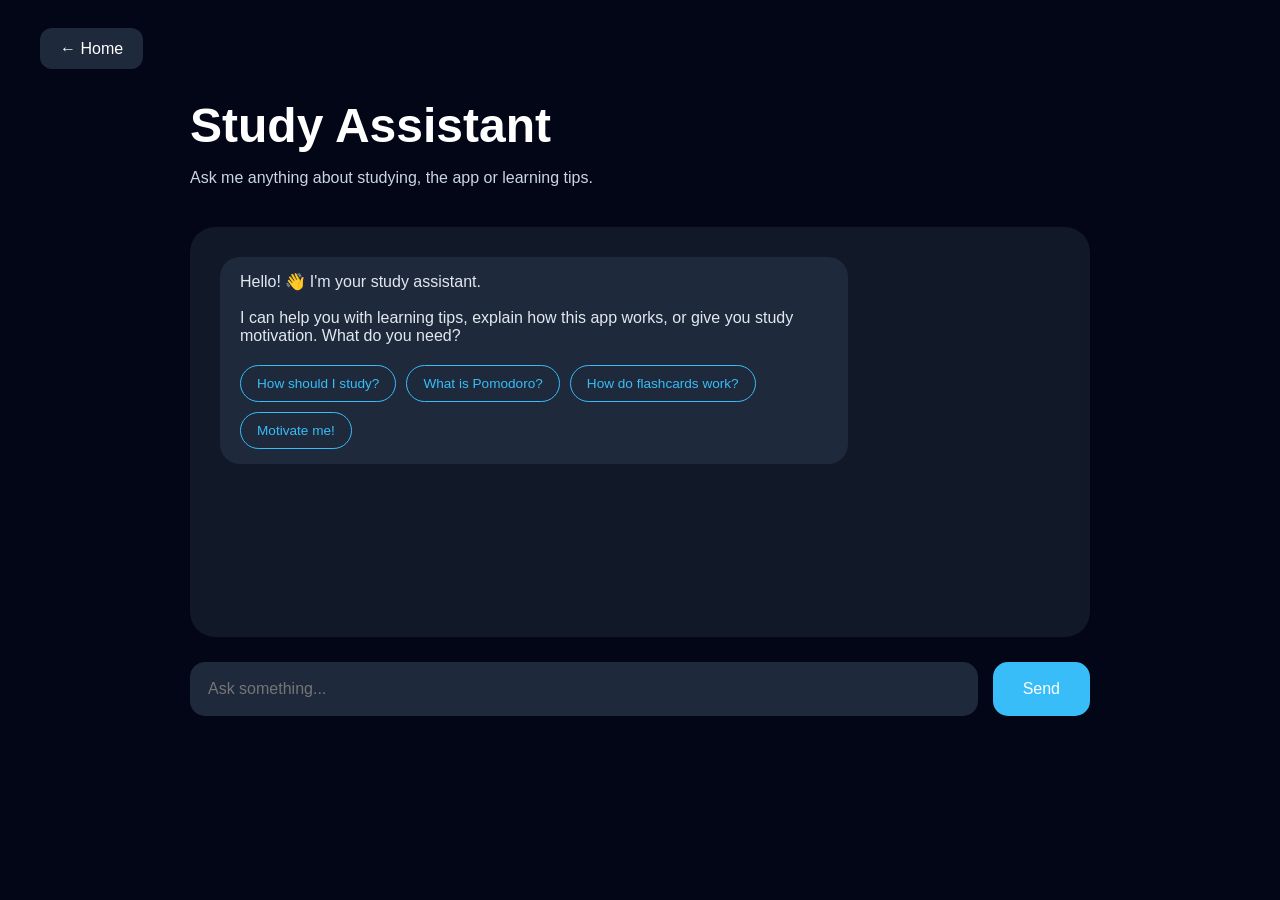
<file: pages/chatbot.html>
<!DOCTYPE html>
<html lang="en">
<head>
    <meta charset="UTF-8">
    <meta name="viewport" content="width=device-width, initial-scale=1.0">
    <title>AI Chatbot</title>
    <link rel="stylesheet" href="chatbot.css">
    <style>
        .typing-indicator {
            display: flex;
            gap: 5px;
            align-items: center;
            padding: 15px 20px;
        }
        .typing-indicator span {
            width: 8px;
            height: 8px;
            background: #38bdf8;
            border-radius: 50%;
            animation: bounce 1.2s infinite;
        }
        .typing-indicator span:nth-child(2) { animation-delay: 0.2s; }
        .typing-indicator span:nth-child(3) { animation-delay: 0.4s; }
        @keyframes bounce {
            0%, 60%, 100% { transform: translateY(0); }
            30% { transform: translateY(-8px); }
        }
        .suggestions {
            display: flex;
            flex-wrap: wrap;
            gap: 10px;
            margin-top: 20px;
        }
        .suggestion-btn {
            padding: 10px 16px;
            border: 1px solid #38bdf8;
            border-radius: 20px;
            background: transparent;
            color: #38bdf8;
            cursor: pointer;
            font-size: 0.85rem;
            transition: 0.2s;
        }
        .suggestion-btn:hover {
            background: #38bdf8;
            color: white;
        }
    </style>
</head>
<body>

<nav>
    <a href="../index.html">← Home</a>
</nav>

<div class="chat-container">

    <h1>Study Assistant</h1>
    <p class="subtitle">Ask me anything about studying, the app or learning tips.</p>

    <div class="chat-box" id="chatBox">
        <div class="bot-message">
            Hello! 👋 I'm your study assistant.<br><br>
            I can help you with learning tips, explain how this app works, or give you study motivation. What do you need?
            <div class="suggestions">
                <button class="suggestion-btn" onclick="ask('How should I study?')">How should I study?</button>
                <button class="suggestion-btn" onclick="ask('What is Pomodoro?')">What is Pomodoro?</button>
                <button class="suggestion-btn" onclick="ask('How do flashcards work?')">How do flashcards work?</button>
                <button class="suggestion-btn" onclick="ask('Motivate me!')">Motivate me!</button>
            </div>
        </div>
    </div>

    <div class="input-area">
        <input type="text" id="userInput" placeholder="Ask something..." onkeydown="if(event.key==='Enter') sendMessage()">
        <button onclick="sendMessage()">Send</button>
    </div>

</div>

<script>

const chatBox = document.getElementById("chatBox");

const rules = [
    {
        keywords: ["pomodoro", "technique", "25 min", "break"],
        response: "🍅 The Pomodoro Technique works like this:<br><br>1. Study for <strong>25 minutes</strong> without interruptions<br>2. Take a <strong>5 minute break</strong><br>3. After 4 rounds, take a <strong>longer break (15-30 min)</strong><br><br>You can use the <strong>Focus Study Mode</strong> in this app to set your timer!"
    },
    {
        keywords: ["how", "study", "learn", "learning", "tips", "advice"],
        response: "📚 Here are proven study tips:<br><br>• <strong>Active recall</strong> – test yourself instead of just reading<br>• <strong>Spaced repetition</strong> – review material at increasing intervals<br>• <strong>Pomodoro</strong> – 25 min focus, 5 min break<br>• <strong>No distractions</strong> – phone away while studying<br><br>This app has <strong>Flashcards</strong> and a <strong>Focus Timer</strong> to help you with all of this!"
    },
    {
        keywords: ["flashcard", "flashcards", "cards", "review"],
        response: "🃏 Flashcards are one of the most effective study methods!<br><br>They use <strong>active recall</strong> – instead of passively reading, you force your brain to retrieve information. This strengthens memory much more effectively.<br><br>👉 Go to the <strong>Flashcards</strong> section in this app to start reviewing your subjects."
    },
    {
        keywords: ["timer", "focus", "session", "focus mode", "study time"],
        response: "⏱️ The <strong>Focus Study Mode</strong> in this app lets you set a custom timer (up to 3 hours).<br><br>During the session, a fullscreen overlay keeps you focused. When you're done, you get a little reward 🐱<br><br>Go to <strong>Study Time</strong> in the menu to start a session!"
    },
    {
        keywords: ["subject", "subjects", "semester", "course", "degree"],
        response: "📖 In the <strong>Subjects</strong> section you can see all your courses per semester.<br><br>Each subject has a 30-minute study session timer. Once completed, it gets marked with a ✔ so you can track your progress."
    },
    {
        keywords: ["stat", "stats", "statistics", "progress", "analytics"],
        response: "📊 The <strong>Statistics</strong> page shows:<br><br>• Total completed study sessions<br>• Flashcards reviewed<br>• Per-subject progress bar<br><br>Keep studying to push your progress to 100%! 💪"
    },
    {
        keywords: ["notification", "notifications", "exam", "exams", "deadline", "date"],
        response: "🔔 The <strong>Notifications</strong> page shows all your upcoming exams per semester.<br><br>You can toggle notifications on/off for each exam individually."
    },
    {
        keywords: ["calendar"],
        response: "📅 The <strong>Calendar</strong> page is coming soon! It will show your exams, deadlines and study sessions in a full calendar view."
    },
    {
        keywords: ["motivat", "motivation", "tired", "give up", "hard", "difficult", "struggling"],
        response: "💪 You've got this!<br><br>Every expert was once a beginner. Even <strong>20 minutes of focused study</strong> per day adds up to over 120 hours per semester.<br><br>Start one session right now – future you will be grateful. 🚀"
    },
    {
        keywords: ["hello", "hi", "hey", "hallo"],
        response: "Hey! 👋 Great to see you here. Ready to study?<br><br>Ask me about learning tips, app features or just get some motivation!"
    },
    {
        keywords: ["thank", "thanks", "danke"],
        response: "You're welcome! 😊 Good luck with your studies – you've got this! 📚"
    },
    {
        keywords: ["group", "groups", "study group"],
        response: "👥 <strong>Study Groups</strong> is a Premium feature – coming soon! You'll be able to collaborate with classmates and study together."
    },
    {
        keywords: ["upload", "file", "document", "pdf", "notes"],
        response: "📁 <strong>File Upload</strong> is a Premium feature – coming soon! You'll be able to upload lecture notes and get auto-generated flashcards."
    },
    {
        keywords: ["app", "feature", "what can", "help"],
        response: "🎓 This app includes:<br><br>• <strong>Subjects</strong> – study sessions per course<br>• <strong>Flashcards</strong> – active recall practice<br>• <strong>Study Time</strong> – focus timer<br>• <strong>Stats</strong> – track your progress<br>• <strong>Notifications</strong> – exam dates<br>• <strong>Calendar</strong> – coming soon<br><br>What would you like to know more about?"
    }
];

const fallbacks = [
    "Hmm, I'm not sure about that. Try asking about <strong>study tips</strong>, <strong>flashcards</strong>, <strong>the timer</strong> or <strong>app features</strong>!",
    "I didn't quite get that. 🤔 I'm best at answering questions about studying or how this app works!",
    "That's outside my knowledge! Ask me about <strong>learning techniques</strong> or how to use this app. 📚"
];
let fallbackIndex = 0;

function getBotResponse(message) {
    const lower = message.toLowerCase();
    for (const rule of rules) {
        if (rule.keywords.some(k => lower.includes(k))) {
            return rule.response;
        }
    }
    return fallbacks[fallbackIndex++ % fallbacks.length];
}

function appendMessage(html, role) {
    const div = document.createElement("div");
    div.className = role === "user" ? "user-message" : "bot-message";
    div.innerHTML = html;
    chatBox.appendChild(div);
    chatBox.scrollTop = chatBox.scrollHeight;
}

function showTyping() {
    const div = document.createElement("div");
    div.className = "bot-message";
    div.id = "typingIndicator";
    div.innerHTML = `<div class="typing-indicator"><span></span><span></span><span></span></div>`;
    chatBox.appendChild(div);
    chatBox.scrollTop = chatBox.scrollHeight;
}

function removeTyping() {
    const el = document.getElementById("typingIndicator");
    if (el) el.remove();
}

function ask(text) {
    document.getElementById("userInput").value = text;
    sendMessage();
}

function sendMessage() {
    const input = document.getElementById("userInput");
    const message = input.value.trim();
    if (!message) return;
    appendMessage(message, "user");
    input.value = "";
    showTyping();
    setTimeout(() => {
        removeTyping();
        appendMessage(getBotResponse(message), "bot");
    }, 600);
}

</script>

</body>
</html>
</file>
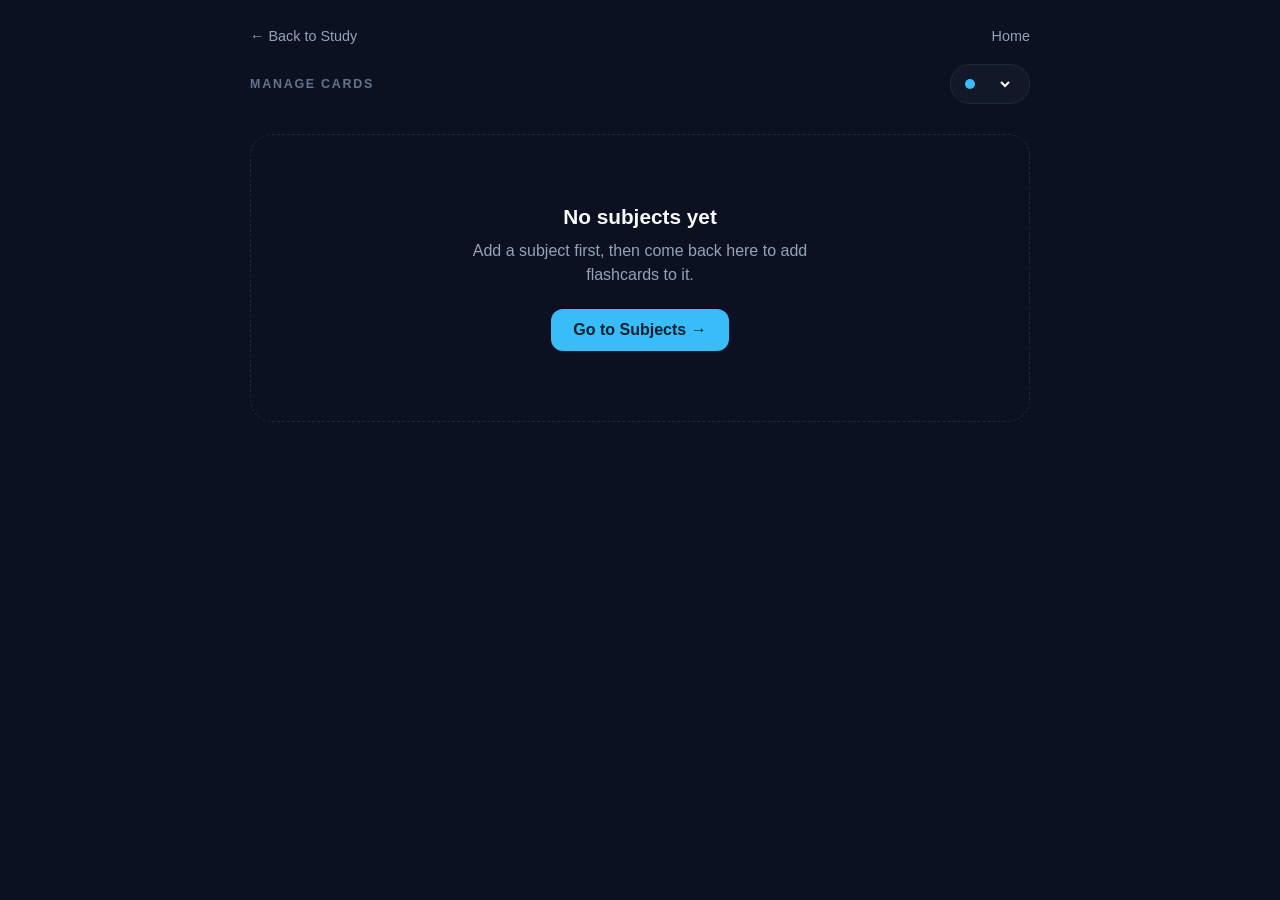
<file: pages/flashcards-manage.html>
<!DOCTYPE html>
<html lang="en">
<head>
    <meta charset="UTF-8">
    <meta name="viewport"
          content="width=device-width, initial-scale=1.0">

    <title>Manage Flashcards</title>

    <link rel="stylesheet"
          href="flashcards-manage.css">
</head>
<body>

<nav>

    <a href="flashcards.html" class="nav-link" id="studyLink">
        ← Back to Study
    </a>

    <a href="../index.html" class="nav-link">
        Home
    </a>

</nav>

<div class="container">

    <div class="page-header">
        <p class="eyebrow">Manage Cards</p>
        <div class="subject-picker">
            <span class="subject-dot" id="subjectDot"></span>
            <select id="subjectSelect"></select>
        </div>
    </div>

    <div class="no-subjects" id="noSubjects">
        <h2>No subjects yet</h2>
        <p>Add a subject first, then come back here to add flashcards to it.</p>
        <a href="subjects.html" class="cta-btn">Go to Subjects →</a>
    </div>

    <div id="manageContent">

        <!-- ADD CARD -->
        <section class="panel">

            <h2>Add a card</h2>

            <div class="add-card-form">
                <textarea id="newCardFront" placeholder="Front — the question"></textarea>
                <textarea id="newCardBack" placeholder="Back — the answer"></textarea>
                <button id="addCardBtn" onclick="addCard()">+ Add card</button>
            </div>

            <p class="error-text" id="cardError"></p>

        </section>

        <!-- CARD LIST -->
        <section class="panel">

            <div class="panel-header-row">
                <h2>Your cards</h2>
                <span class="card-count" id="cardCount">0</span>
            </div>

            <div class="card-list" id="cardList"></div>

        </section>

        <!-- IMPORT / EXPORT -->
        <section class="panel io-panel">

            <div class="io-col">

                <h2>Import a deck</h2>

                <p class="io-hint">
                    In Anki: <em>Notes → Export Notes → Notes in Plain Text (.txt)</em>.
                    A simple .csv/.txt also works — one card per line, front and back
                    separated by a tab, comma or semicolon. The file name becomes the
                    subject if it doesn't exist yet.
                </p>

                <label class="file-drop" for="importFile">
                    <span id="importFileLabel">Choose a file to import…</span>
                </label>
                <input type="file" id="importFile" accept=".txt,.csv" hidden>

                <p class="io-status" id="importStatus"></p>

            </div>

            <div class="io-divider"></div>

            <div class="io-col">

                <h2>Export this subject</h2>

                <p class="io-hint">
                    Download every card in the selected subject as an
                    Anki-compatible plain text file, ready to re-import
                    here or straight into Anki.
                </p>

                <button class="export-btn" id="exportBtn" onclick="exportDeck()">
                    ⇩ Export deck
                </button>

                <p class="io-status" id="exportStatus"></p>

            </div>

        </section>

    </div>

</div>

<script>

// ── Subjects (added on the Subjects page) ───────────────
const SUBJECT_COLORS = [
    "#38bdf8", "#f87171", "#34d399", "#fbbf24",
    "#a78bfa", "#f472b6", "#22d3ee", "#fb923c"
];

function loadSubjects() {
    return JSON.parse(localStorage.getItem("subjects") || "[]");
}

function saveSubjects(subjects) {
    localStorage.setItem("subjects", JSON.stringify(subjects));
}

function makeId() {
    return "c_" + Date.now().toString(36) + Math.random().toString(36).slice(2, 7);
}

// ── Card decks: { subjectName: [{ id, q, a }] } ─────────
function loadDecks() {
    return JSON.parse(localStorage.getItem("flashcardDecks") || "{}");
}

function saveDecks(decks) {
    localStorage.setItem("flashcardDecks", JSON.stringify(decks));
}

// ── Elements ─────────────────────────────────────────────
const subjectSelect = document.getElementById("subjectSelect");
const subjectDot = document.getElementById("subjectDot");
const studyLink = document.getElementById("studyLink");

const noSubjects = document.getElementById("noSubjects");
const manageContent = document.getElementById("manageContent");

const cardList = document.getElementById("cardList");
const cardCount = document.getElementById("cardCount");
const cardError = document.getElementById("cardError");

const importFile = document.getElementById("importFile");
const importFileLabel = document.getElementById("importFileLabel");
const importStatus = document.getElementById("importStatus");

const exportStatus = document.getElementById("exportStatus");

// ── Subject dropdown ─────────────────────────────────────
function populateSubjectSelect(preferredName) {

    const subjects = loadSubjects();

    if (!subjects.length) {
        noSubjects.style.display = "flex";
        manageContent.style.display = "none";
        return subjects;
    }

    noSubjects.style.display = "none";
    manageContent.style.display = "block";

    subjectSelect.innerHTML = "";

    subjects.forEach(subject => {
        const option = document.createElement("option");
        option.textContent = subject.name;
        option.value = subject.name;
        subjectSelect.appendChild(option);
    });

    const params = new URLSearchParams(window.location.search);
    const fromUrl = params.get("subject");
    const target = preferredName || fromUrl;

    if (target && subjects.some(s => s.name === target)) {
        subjectSelect.value = target;
    }

    updateChrome(subjects);

    return subjects;
}

function updateChrome(subjects) {
    const subject = subjects.find(s => s.name === subjectSelect.value);
    subjectDot.style.background = subject ? (subject.color || "#38bdf8") : "#38bdf8";
    studyLink.href = subjectSelect.value
        ? `flashcards.html?subject=${encodeURIComponent(subjectSelect.value)}`
        : "flashcards.html";
}

subjectSelect.addEventListener("change", () => {
    updateChrome(loadSubjects());
    renderCardList();
});

// ── Card list ─────────────────────────────────────────────
function renderCardList() {

    cardList.innerHTML = "";

    const selectedSubject = subjectSelect.value;
    const cards = loadDecks()[selectedSubject] || [];

    cardCount.textContent = cards.length;

    if (!cards.length) {
        cardList.innerHTML = '<p class="card-list-empty">No cards yet — add one above or import a deck below.</p>';
        return;
    }

    cards.forEach(card => {

        const row = document.createElement("div");
        row.className = "card-row";
        row.dataset.id = card.id;

        row.innerHTML = `
            <div class="card-row-view">
                <div class="card-row-text">
                    <span class="card-row-q">${escapeHtml(card.q)}</span>
                    <span class="card-row-a">${escapeHtml(card.a)}</span>
                </div>
                <div class="card-row-actions">
                    <button class="icon-btn edit-btn" title="Edit">✎</button>
                    <button class="icon-btn del-btn" title="Delete">✕</button>
                </div>
            </div>
            <div class="card-row-edit" hidden>
                <textarea class="edit-front">${escapeHtml(card.q)}</textarea>
                <textarea class="edit-back">${escapeHtml(card.a)}</textarea>
                <div class="edit-actions">
                    <button class="save-btn">Save</button>
                    <button class="cancel-btn">Cancel</button>
                </div>
            </div>
        `;

        row.querySelector(".del-btn").onclick = () => deleteCard(card.id);
        row.querySelector(".edit-btn").onclick = () => toggleEdit(row, true);
        row.querySelector(".cancel-btn").onclick = () => toggleEdit(row, false);
        row.querySelector(".save-btn").onclick = () => saveEdit(row, card.id);

        cardList.appendChild(row);

    });

}

function escapeHtml(text) {
    const div = document.createElement("div");
    div.textContent = text;
    return div.innerHTML;
}

function toggleEdit(row, editing) {
    row.querySelector(".card-row-view").hidden = editing;
    row.querySelector(".card-row-edit").hidden = !editing;
}

function saveEdit(row, id) {

    const front = row.querySelector(".edit-front").value.trim();
    const back = row.querySelector(".edit-back").value.trim();

    if (!front || !back) return;

    const selectedSubject = subjectSelect.value;
    const decks = loadDecks();
    const cards = decks[selectedSubject] || [];

    const card = cards.find(c => c.id === id);
    if (card) {
        card.q = front;
        card.a = back;
    }

    saveDecks(decks);
    renderCardList();
}

function deleteCard(id) {

    const selectedSubject = subjectSelect.value;
    const decks = loadDecks();
    decks[selectedSubject] = (decks[selectedSubject] || []).filter(c => c.id !== id);

    saveDecks(decks);
    renderCardList();
}

// ── Add card ──────────────────────────────────────────────
function addCard() {

    cardError.textContent = "";

    const selectedSubject = subjectSelect.value;
    if (!selectedSubject) return;

    const frontInput = document.getElementById("newCardFront");
    const backInput = document.getElementById("newCardBack");

    const front = frontInput.value.trim();
    const back = backInput.value.trim();

    if (!front || !back) {
        cardError.textContent = "Please fill in both the front and the back.";
        return;
    }

    const decks = loadDecks();
    if (!decks[selectedSubject]) decks[selectedSubject] = [];

    decks[selectedSubject].push({ id: makeId(), q: front, a: back });
    saveDecks(decks);

    frontInput.value = "";
    backInput.value = "";
    frontInput.focus();

    renderCardList();
}

// ── Import a deck (Anki plain-text export or simple CSV) ─
function stripHtml(text) {
    const div = document.createElement("div");
    div.innerHTML = text;
    return (div.textContent || "").trim();
}

function parseDeckText(text) {

    const cards = [];

    text.split(/\r?\n/).forEach(line => {

        const trimmed = line.trim();

        // Anki export headers/comments start with "#"
        if (!trimmed || trimmed.startsWith("#")) return;

        let parts;

        if (trimmed.includes("\t")) {
            parts = trimmed.split("\t");
        } else if (trimmed.includes(";")) {
            parts = trimmed.split(";");
        } else if (trimmed.includes(",")) {
            parts = trimmed.split(",");
        } else {
            return;
        }

        const front = stripHtml(parts[0] || "");
        const back = stripHtml(parts[1] || "");

        if (front && back) {
            cards.push({ id: makeId(), q: front, a: back });
        }

    });

    return cards;
}

function subjectNameFromFile(fileName) {
    return fileName.replace(/\.[^/.]+$/, "").trim();
}

function ensureSubjectExists(name) {

    const subjects = loadSubjects();

    if (subjects.some(s => s.name.toLowerCase() === name.toLowerCase())) {
        return;
    }

    subjects.push({
        id: makeId(),
        name: name,
        color: SUBJECT_COLORS[subjects.length % SUBJECT_COLORS.length],
        examDate: null
    });

    saveSubjects(subjects);
}

importFile.addEventListener("change", () => {

    const file = importFile.files[0];
    if (!file) return;

    importFileLabel.textContent = file.name;
    importStatus.textContent = "Importing…";

    const reader = new FileReader();

    reader.onload = () => {

        const parsedCards = parseDeckText(String(reader.result));

        if (!parsedCards.length) {
            importStatus.textContent =
                "Couldn't find any cards in this file. Make sure each line has a front and a back separated by a tab, comma or semicolon.";
            return;
        }

        const deckName = subjectNameFromFile(file.name);
        ensureSubjectExists(deckName);

        const decks = loadDecks();
        if (!decks[deckName]) decks[deckName] = [];
        decks[deckName] = decks[deckName].concat(parsedCards);
        saveDecks(decks);

        importStatus.textContent = `Imported ${parsedCards.length} card(s) into "${deckName}".`;

        populateSubjectSelect(deckName);
        renderCardList();

        importFile.value = "";
        importFileLabel.textContent = "Choose a file to import…";
    };

    reader.onerror = () => {
        importStatus.textContent = "Couldn't read that file.";
    };

    reader.readAsText(file);

});

// ── Export the selected subject's deck ──────────────────
function exportDeck() {

    exportStatus.textContent = "";

    const selectedSubject = subjectSelect.value;
    if (!selectedSubject) return;

    const cards = loadDecks()[selectedSubject] || [];

    if (!cards.length) {
        exportStatus.textContent = "This subject has no cards to export yet.";
        return;
    }

    const lines = [
        "#separator:tab",
        "#html:false",
        ...cards.map(c => `${c.q.replace(/\t/g, " ")}\t${c.a.replace(/\t/g, " ")}`)
    ];

    const blob = new Blob([lines.join("\n")], { type: "text/plain" });
    const url = URL.createObjectURL(blob);

    const a = document.createElement("a");
    a.href = url;
    a.download = `${selectedSubject}.txt`;
    document.body.appendChild(a);
    a.click();
    document.body.removeChild(a);

    URL.revokeObjectURL(url);

    exportStatus.textContent = `Exported ${cards.length} card(s).`;
}

window.addCard = addCard;
window.exportDeck = exportDeck;

// ── Init ──────────────────────────────────────────────────
populateSubjectSelect();
renderCardList();

</script>

</body>
</html>
</file>
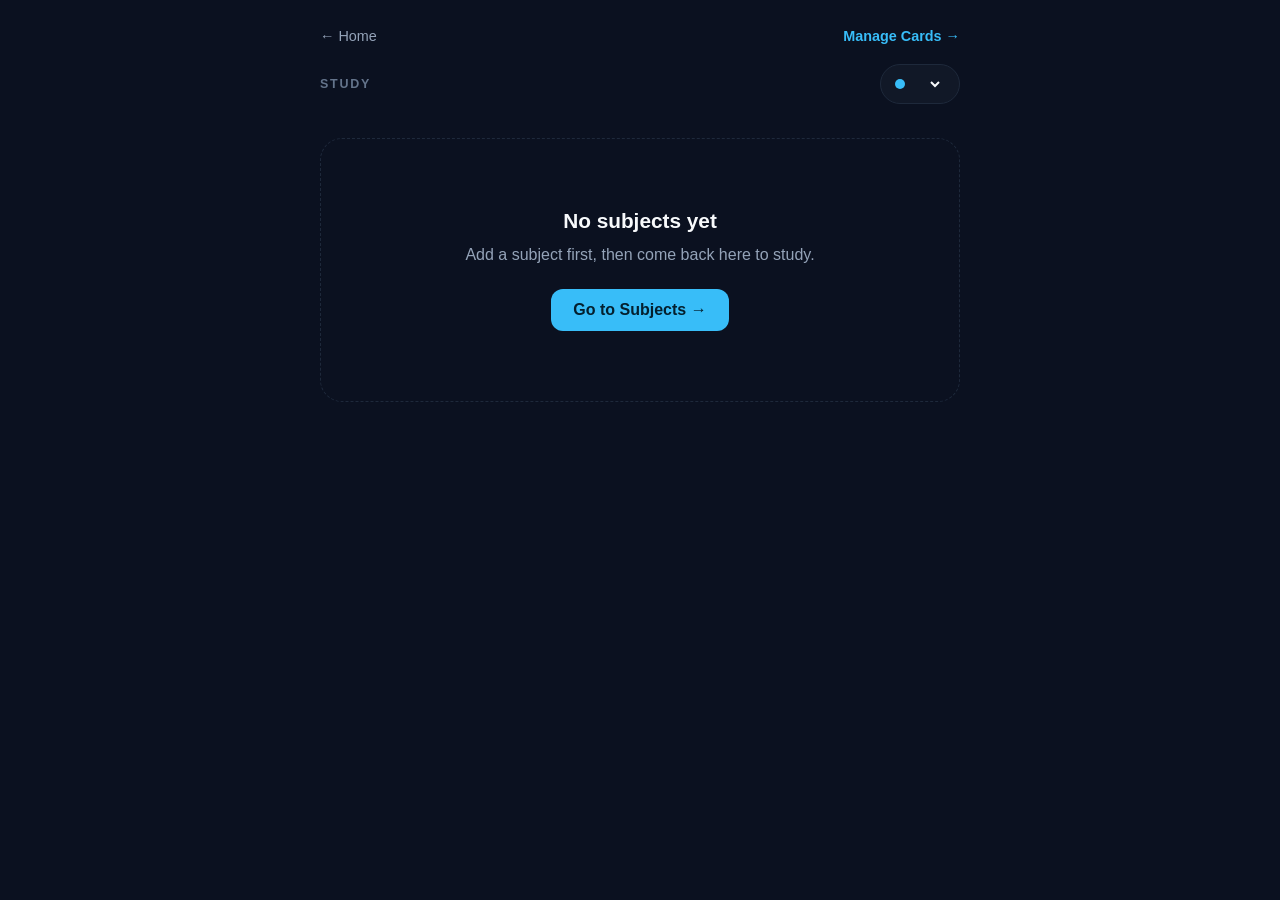
<file: pages/flashcards.html>
<!DOCTYPE html>
<html lang="en">
<head>
    <meta charset="UTF-8">
    <meta name="viewport"
          content="width=device-width, initial-scale=1.0">

    <title>Flashcards</title>

    <link rel="stylesheet"
          href="flashcards.css">
</head>
<body>

<nav>

    <a href="../index.html" class="nav-link">
        ← Home
    </a>

    <a href="flashcards-manage.html" class="nav-link nav-link-accent" id="manageLink">
        Manage Cards →
    </a>

</nav>

<div class="study-container">

    <div class="study-header">

        <p class="eyebrow">Study</p>

        <div class="subject-picker">
            <span class="subject-dot" id="subjectDot"></span>
            <select id="subjectSelect"></select>
        </div>

    </div>

    <div class="deck-stack" id="deckStack">

        <div class="stack-card stack-card-2"></div>
        <div class="stack-card stack-card-1"></div>

        <div class="flip-card" id="flipCard" tabindex="0">
            <div class="flip-card-inner" id="flipCardInner">

                <div class="flip-face flip-front">
                    <span class="face-label">Question</span>
                    <p id="questionText">Select a subject first</p>
                    <span class="face-hint">Tap or press space to flip</span>
                </div>

                <div class="flip-face flip-back">
                    <span class="face-label">Answer</span>
                    <p id="answerText"></p>
                    <span class="face-hint">Tap to flip back</span>
                </div>

            </div>
        </div>

    </div>

    <div class="progress-row" id="progressRow">
        <div class="progress-track">
            <div class="progress-fill" id="progressFill"></div>
        </div>
        <span class="progress-label" id="progressLabel">0 / 0</span>
    </div>

    <div class="controls-row" id="controlsRow">
        <button class="ctrl-btn" id="prevBtn" onclick="prevCard()">← Prev</button>
        <button class="ctrl-btn ctrl-btn-flip" onclick="flipCard()">Flip card</button>
        <button class="ctrl-btn" id="nextBtn" onclick="nextCard()">Next →</button>
    </div>

    <div class="empty-state" id="emptyState">
        <h2 id="emptyTitle">No subjects yet</h2>
        <p id="emptyText">Add a subject first, then come back here to study.</p>
        <a href="subjects.html" class="empty-cta" id="emptyCta">Go to Subjects →</a>
    </div>

</div>

<script>

// ── Subjects (added on the Subjects page) ───────────────
function loadSubjects() {
    return JSON.parse(localStorage.getItem("subjects") || "[]");
}

// ── Card decks: { subjectName: [{ id, q, a }] } ─────────
function loadDecks() {
    return JSON.parse(localStorage.getItem("flashcardDecks") || "{}");
}

// ── Elements ─────────────────────────────────────────────
const subjectSelect = document.getElementById("subjectSelect");
const subjectDot = document.getElementById("subjectDot");
const manageLink = document.getElementById("manageLink");

const deckStack = document.getElementById("deckStack");
const flipCard = document.getElementById("flipCard");
const flipCardInner = document.getElementById("flipCardInner");
const questionText = document.getElementById("questionText");
const answerText = document.getElementById("answerText");

const progressRow = document.getElementById("progressRow");
const progressFill = document.getElementById("progressFill");
const progressLabel = document.getElementById("progressLabel");
const controlsRow = document.getElementById("controlsRow");

const emptyState = document.getElementById("emptyState");
const emptyTitle = document.getElementById("emptyTitle");
const emptyText = document.getElementById("emptyText");
const emptyCta = document.getElementById("emptyCta");

let cards = [];
let currentIndex = 0;
let isFlipped = false;

// ── Populate subject dropdown ────────────────────────────
function populateSubjectSelect() {

    const subjects = loadSubjects();

    const params = new URLSearchParams(window.location.search);
    const preferred = params.get("subject");

    subjectSelect.innerHTML = "";

    subjects.forEach(subject => {
        const option = document.createElement("option");
        option.textContent = subject.name;
        option.value = subject.name;
        subjectSelect.appendChild(option);
    });

    if (preferred && subjects.some(s => s.name === preferred)) {
        subjectSelect.value = preferred;
    }

    return subjects;
}

function currentSubject(subjects) {
    return subjects.find(s => s.name === subjectSelect.value);
}

// ── Render ───────────────────────────────────────────────
function render() {

    const subjects = loadSubjects();

    manageLink.href = subjectSelect.value
        ? `flashcards-manage.html?subject=${encodeURIComponent(subjectSelect.value)}`
        : "flashcards-manage.html";

    if (!subjects.length) {
        showEmpty(
            "No subjects yet",
            "Add a subject first, then come back here to study.",
            "Go to Subjects →",
            "subjects.html"
        );
        return;
    }

    const subject = currentSubject(subjects);
    subjectDot.style.background = subject ? (subject.color || "#38bdf8") : "#38bdf8";
    flipCard.style.setProperty("--subject-color", subject ? (subject.color || "#38bdf8") : "#38bdf8");

    const decks = loadDecks();
    cards = decks[subjectSelect.value] || [];

    if (!cards.length) {
        showEmpty(
            "No cards yet",
            `You haven't added any flashcards for "${subjectSelect.value}" yet.`,
            "Add cards →",
            `flashcards-manage.html?subject=${encodeURIComponent(subjectSelect.value)}`
        );
        return;
    }

    hideEmpty();

    if (currentIndex >= cards.length) currentIndex = 0;

    showCard(currentIndex);
}

function showEmpty(title, text, ctaLabel, ctaHref) {

    deckStack.style.display = "none";
    progressRow.style.display = "none";
    controlsRow.style.display = "none";

    emptyTitle.textContent = title;
    emptyText.textContent = text;
    emptyCta.textContent = ctaLabel;
    emptyCta.href = ctaHref;

    emptyState.style.display = "flex";
}

function hideEmpty() {
    emptyState.style.display = "none";
    deckStack.style.display = "block";
    progressRow.style.display = "flex";
    controlsRow.style.display = "flex";
}

function showCard(index) {

    isFlipped = false;
    flipCardInner.classList.remove("flipped");

    const card = cards[index];
    questionText.textContent = card.q;
    answerText.textContent = card.a;

    progressLabel.textContent = `${index + 1} / ${cards.length}`;
    progressFill.style.width = `${((index + 1) / cards.length) * 100}%`;
}

// ── Interactions ─────────────────────────────────────────
function flipCardNow() {
    if (!cards.length) return;
    isFlipped = !isFlipped;
    flipCardInner.classList.toggle("flipped", isFlipped);
}

function prevCard() {
    if (!cards.length) return;
    currentIndex = (currentIndex - 1 + cards.length) % cards.length;
    showCard(currentIndex);
}

function nextCard() {
    if (!cards.length) return;

    const selectedSubject = subjectSelect.value;
    let reviewed = Number(localStorage.getItem("flashcards_" + selectedSubject)) || 0;
    reviewed++;
    localStorage.setItem("flashcards_" + selectedSubject, reviewed);

    currentIndex = (currentIndex + 1) % cards.length;
    showCard(currentIndex);
}

// exposed for inline onclick handlers
window.flipCard = flipCardNow;
window.prevCard = prevCard;
window.nextCard = nextCard;

flipCard.addEventListener("click", flipCardNow);

flipCard.addEventListener("keydown", (e) => {
    if (e.code === "Space" || e.key === "Enter") {
        e.preventDefault();
        flipCardNow();
    }
});

document.addEventListener("keydown", (e) => {
    if (e.target === subjectSelect) return;
    if (e.key === "ArrowRight") nextCard();
    if (e.key === "ArrowLeft") prevCard();
});

subjectSelect.addEventListener("change", () => {
    currentIndex = 0;
    render();
});

// ── Init ──────────────────────────────────────────────────
populateSubjectSelect();
render();

</script>

</body>
</html>
</file>
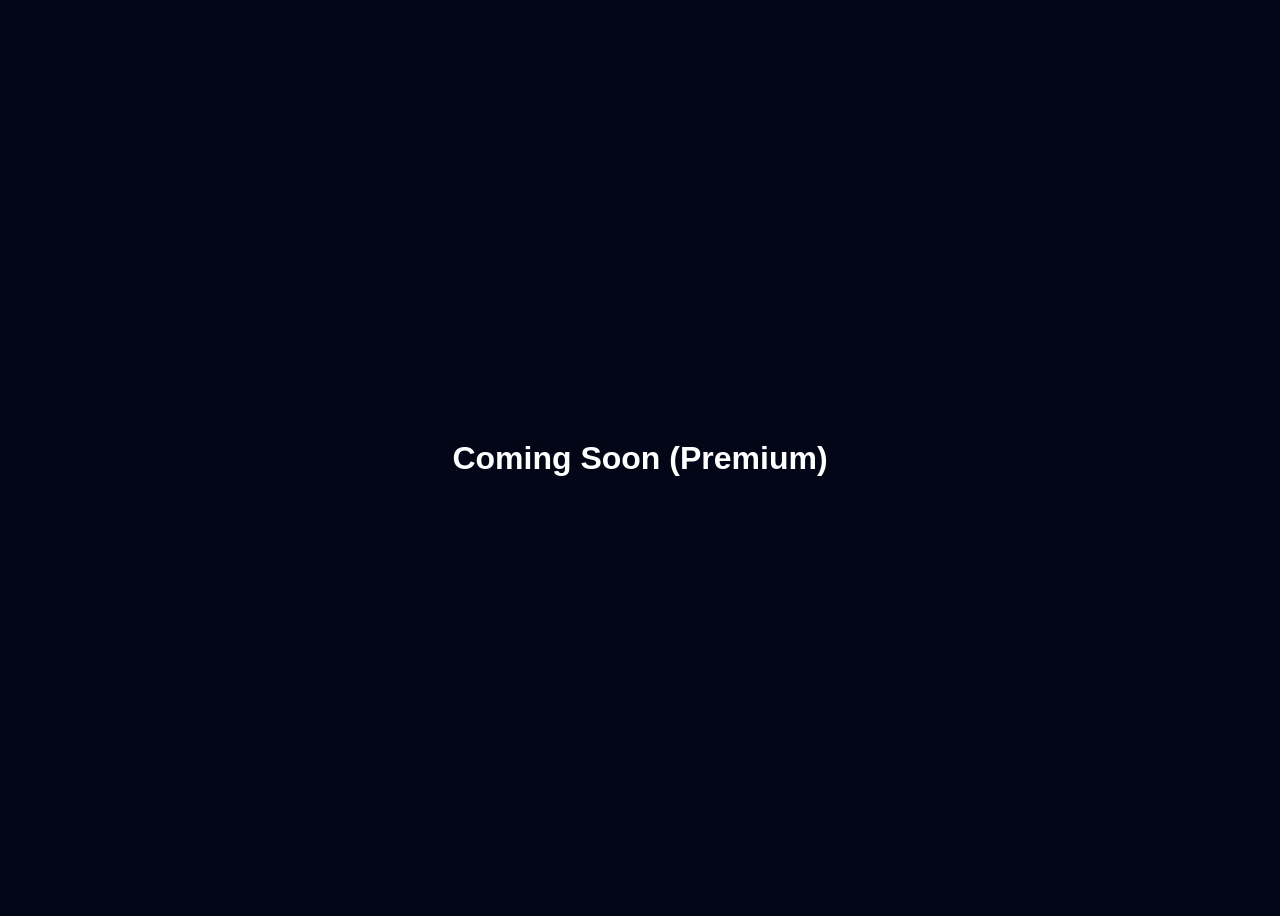
<file: pages/groups.html>
<!DOCTYPE html>
<html lang="de">
<head>
    <meta charset="UTF-8">
    <meta name="viewport" content="width=device-width, initial-scale=1.0">
    <title>Study Groups</title>
</head>
<body style="background:#020617;color:white;font-family:Arial;display:flex;justify-content:center;align-items:center;height:100vh;">

    <h1>Coming Soon (Premium)</h1>

</body>
</html>
</file>
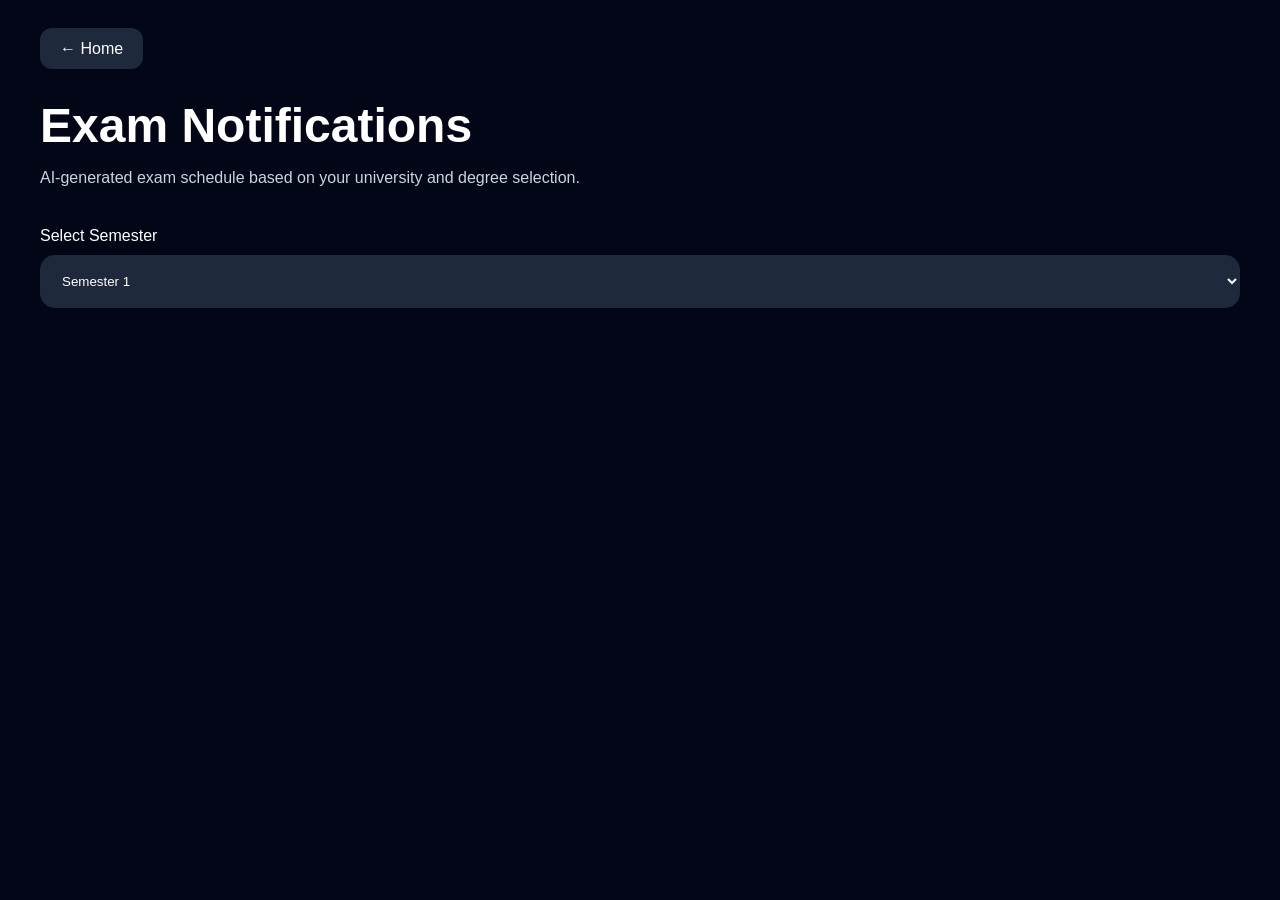
<file: pages/notifications.html>
<!DOCTYPE html>
<html lang="en">
<head>
    <meta charset="UTF-8">

    <meta name="viewport"
          content="width=device-width, initial-scale=1.0">

    <title>Notifications</title>

    <link rel="stylesheet"
          href="notifications.css">
</head>
<body>

<nav>

    <a href="../index.html">
        ← Home
    </a>

</nav>

<div class="container">

    <h1>Exam Notifications</h1>

    <p class="subtitle">
        AI-generated exam schedule based on
        your university and degree selection.
    </p>

    <div class="semester-box">

        <label>Select Semester</label>

        <select id="semesterSelect">

            <option value="1">
                Semester 1
            </option>

            <option value="2">
                Semester 2
            </option>

            <option value="3">
                Semester 3
            </option>

            <option value="4">
                Semester 4
            </option>

            <option value="5">
                Semester 5
            </option>

            <option value="6">
                Semester 6
            </option>

        </select>

    </div>

    <div id="examGrid"
         class="exam-grid">

    </div>

</div>

<script>

const degree =
    localStorage.getItem("degree");

const exams = {

    informatics: {

        1: [

            {
                subject: "Programming 1", //TEST
                date: "2026-06-27"
            },

            {
                subject: "Mathematics", //Test
                date: "2026-06-28"
            },

            {
                subject: "Business Management",
                date: "2026-01-25"
            }

        ],

        2: [

            {
                subject: "Databases",
                date: "2026-07-02"
            },

            {
                subject: "Web Development",
                date: "2026-07-08"
            },

            {
                subject: "Statistics",
                date: "2026-07-15"
            }

        ],

        3: [

            {
                subject: "Software Engineering",
                date: "2026-01-10"
            },

            {
                subject: "Networks",
                date: "2026-01-17"
            },

            {
                subject: "Accounting",
                date: "2026-01-24"
            }

        ],

        4: [

            {
                subject: "Cyber Security",
                date: "2026-07-05"
            },

            {
                subject: "Project Management",
                date: "2026-07-11"
            },

            {
                subject: "AI Basics",
                date: "2026-07-18"
            }

        ],

        5: [

            {
                subject: "Cloud Computing",
                date: "2026-01-08"
            },

            {
                subject: "Machine Learning",
                date: "2026-01-15"
            },

            {
                subject: "IT Consulting",
                date: "2026-01-22"
            }

        ],

        6: [

            {
                subject: "Bachelor Thesis",
                date: "2026-07-01"
            },

            {
                subject: "Business Analytics",
                date: "2026-07-10"
            },

            {
                subject: "ERP Systems",
                date: "2026-07-18"
            }

        ]

    },

    chemistry: {

    1: [

        {
            subject: "Organic Chemistry", //TEST
            date: "2026-05-30"
        },

        {
            subject: "Physics",
            date: "2026-01-18"
        },

        {
            subject: "Laboratory Basics",
            date: "2026-01-26"
        }

    ],

    2: [

        {
            subject: "Biochemistry",
            date: "2026-07-03"
        },

        {
            subject: "Chemical Analysis",
            date: "2026-07-09"
        },

        {
            subject: "Thermodynamics",
            date: "2026-07-16"
        }

    ],

    3: [

        {
            subject: "Inorganic Chemistry",
            date: "2026-01-10"
        },

        {
            subject: "Molecular Biology",
            date: "2026-01-17"
        },

        {
            subject: "Analytical Chemistry",
            date: "2026-01-24"
        }

    ],

    4: [

        {
            subject: "Pharmaceutical Chemistry",
            date: "2026-07-05"
        },

        {
            subject: "Environmental Chemistry",
            date: "2026-07-11"
        },

        {
            subject: "Spectroscopy",
            date: "2026-07-18"
        }

    ],

    5: [

        {
            subject: "Advanced Synthesis",
            date: "2026-01-08"
        },

        {
            subject: "Toxicology",
            date: "2026-01-15"
        },

        {
            subject: "Biotechnology",
            date: "2026-01-22"
        }

    ],

    6: [

        {
            subject: "Bachelor Thesis",
            date: "2026-07-01"
        },

        {
            subject: "Research Methods",
            date: "2026-07-10"
        },

        {
            subject: "Chemical Engineering",
            date: "2026-07-18"
        }

    ]

}

};

localStorage.setItem(
    "examData",
    JSON.stringify(exams)
);

// TEST NOTIFICATION
const testNotification = {

    subject: "Demo AI Reminder",
    date: "2025-12-01"

};

const semesterSelect =
    document.getElementById(
        "semesterSelect"
    );

const examGrid =
    document.getElementById(
        "examGrid"
    );

function loadExams() {

    examGrid.innerHTML = "";

    const semester =
        semesterSelect.value;

    const semesterExams =
        exams[degree][semester] || [];

    semesterExams.forEach(exam => {

        const enabled =
            localStorage.getItem(
                "notify_" + exam.subject
            );

        const card =
            document.createElement("div");

        card.className =
            "exam-card";

        card.innerHTML = `

            <h2>${exam.subject}</h2>

            <p>
                Exam Date:
                ${exam.date}
            </p>

            <label class="switch">

                <input type="checkbox"
                       ${enabled ? "checked" : ""}
                       onchange="toggleNotification(
                           '${exam.subject}'
                       )">

                <span class="slider"></span>

            </label>

        `;

        examGrid.appendChild(card);

    });

}

function toggleNotification(subject) {

    const key =
        "notify_" + subject;

    if(localStorage.getItem(key)) {

        localStorage.removeItem(key);

        // Remove this subject's study
        // sessions from the calendar again
        removeStudySessions(subject);

        // Remove the exam entry itself
        removeExamEntry(subject);

    } else {

        localStorage.setItem(
            key,
            "true"
        );

        // Find the exam date for this
        // subject and create study sessions
        const examDate =
            findExamDate(subject);

        if (examDate) {

            generateStudySessions(
                subject,
                examDate
            );

            addExamEntry(
                subject,
                examDate
            );

        }

    }

}

// ── Find exam date for a subject in current degree ─────
function findExamDate(subject) {

    const semesterData =
        exams[degree] || {};

    let foundDate = null;

    Object.values(semesterData).forEach(
        semesterExams => {

            semesterExams.forEach(exam => {

                if (exam.subject === subject) {
                    foundDate = exam.date;
                }

            });

        }
    );

    return foundDate;

}

// ── Calendar helpers (same format as calendar.html) ────
function dateKeyFromDate(d) {
    return `${d.getFullYear()}-${String(d.getMonth()+1).padStart(2,"0")}-${String(d.getDate()).padStart(2,"0")}`;
}

function loadCalTodos(key) {
    return JSON.parse(
        localStorage.getItem("cal_todos_" + key) || "[]"
    );
}

function saveCalTodos(key, todos) {
    localStorage.setItem(
        "cal_todos_" + key,
        JSON.stringify(todos)
    );
}

// ── Work days (used to time study sessions around them) ─
// Tuesday and Friday are treated as work days with a
// fixed work block, so study sessions start later on
// those days. On all other days, study starts around
// midday since there's no work block in the way.
const WORK_DAYS = [2, 5]; // 0 = Sunday … 6 = Saturday
const WORK_DAY_STUDY_START = 17 * 60;   // 17:00 on work days
const FREE_DAY_STUDY_START = 12 * 60;   // 12:00 on free days

function isWorkDay(date) {
    return WORK_DAYS.includes(date.getDay());
}

// ── Generate study sessions: 30 min per day until the exam ─
function generateStudySessions(subject, examDateStr) {

    const examDate = new Date(examDateStr);
    examDate.setHours(0,0,0,0);

    const today = new Date();
    today.setHours(0,0,0,0);

    // If the exam already passed, do nothing
    if (examDate <= today) return;

    let cursor = new Date(today);

    while (cursor < examDate) {

        const key = dateKeyFromDate(cursor);
        const todos = loadCalTodos(key);

        // Don't add it twice if a session for
        // this subject already exists that day
        const alreadyExists = todos.some(
            t => t.studySubject === subject
        );

        if (!alreadyExists) {

            // Study sessions start later on work days
            // (after the work block) and around midday
            // on free days. If the day already has other
            // study sessions or appointments, the next
            // free slot after that is used instead.
            const defaultStartMinutes = isWorkDay(cursor)
                ? WORK_DAY_STUDY_START
                : FREE_DAY_STUDY_START;

            const startMinutes =
                findNextFreeSlot(todos, defaultStartMinutes);

            const time = formatTime(
                Math.floor(startMinutes / 60),
                startMinutes % 60
            );

            todos.push({
                text: `📘 ${time} – Study session: ${subject} (30 min)`,
                color: "#38bdf8",
                done: false,
                studySubject: subject,
                startMinutes: startMinutes
            });

            saveCalTodos(key, todos);

        }

        cursor.setDate(cursor.getDate() + 1);

    }

}

// ── Find the next free 30-minute slot from a preferred time ─
function findNextFreeSlot(todos, preferredStartMinutes) {

    // All times already taken that day
    // (other study sessions + private
    // appointments), each treated as a
    // 30-minute block
    const taken = todos
        .filter(t => typeof t.startMinutes === "number")
        .map(t => t.startMinutes)
        .sort((a, b) => a - b);

    let slot = preferredStartMinutes;

    while (taken.includes(slot)) {
        slot += 30;
    }

    return slot;

}

// ── Remove study sessions for a subject again ──────────
function removeStudySessions(subject) {

    Object.keys(localStorage).forEach(storageKey => {

        if (!storageKey.startsWith("cal_todos_")) return;

        const todos = JSON.parse(
            localStorage.getItem(storageKey) || "[]"
        );

        const filtered = todos.filter(
            t => t.studySubject !== subject
        );

        if (filtered.length !== todos.length) {
            localStorage.setItem(
                storageKey,
                JSON.stringify(filtered)
            );

            // close the gap: shift the remaining
            // study sessions on this day back so
            // there's no empty 30-min hole left
            const dateKey = storageKey.replace("cal_todos_", "");
            compactStudySessions(dateKey);
        }

    });

}

// ── Close time gaps between study sessions on a day ────
// Private appointments and manual todos keep their
// time. Only the study sessions are re-packed, in their
// existing order, starting from the default time and
// sliding forward around anything already booked.
function compactStudySessions(key) {

    const todos = loadCalTodos(key);

    const studyEntries = todos.filter(t => t.studySubject);
    if (!studyEntries.length) return;

    // sort by their current time so the
    // relative order of subjects is kept
    studyEntries.sort((a, b) => {
        const ta = typeof a.startMinutes === "number" ? a.startMinutes : Infinity;
        const tb = typeof b.startMinutes === "number" ? b.startMinutes : Infinity;
        return ta - tb;
    });

    const fixedEntries = todos.filter(t => !t.studySubject);

    // figure out the weekday for this date key so the
    // gap-filling uses the same work/free day default
    const [y, m, d] = key.split("-").map(Number);
    const dateForKey = new Date(y, m - 1, d);
    const defaultStartMinutes = isWorkDay(dateForKey)
        ? WORK_DAY_STUDY_START
        : FREE_DAY_STUDY_START;

    // entries already placed in this pass, so the
    // next study session slides past them too
    const placed = [];

    studyEntries.forEach(entry => {

        const startMinutes = findNextFreeSlot(
            fixedEntries.concat(placed),
            defaultStartMinutes
        );

        entry.startMinutes = startMinutes;

        const time = formatTime(
            Math.floor(startMinutes / 60),
            startMinutes % 60
        );

        entry.text = entry.text.replace(/^📘 \d{2}:\d{2}/, `📘 ${time}`);

        placed.push(entry);

    });

    saveCalTodos(key, fixedEntries.concat(studyEntries));

}

// ── Add the exam itself to the calendar ────────────────
function addExamEntry(subject, examDateStr) {

    const examDate = new Date(examDateStr);
    examDate.setHours(0,0,0,0);

    const today = new Date();
    today.setHours(0,0,0,0);

    // Don't add exams that already passed
    if (examDate < today) return;

    const key = dateKeyFromDate(examDate);
    const todos = loadCalTodos(key);

    const alreadyExists = todos.some(
        t => t.examSubject === subject
    );

    if (alreadyExists) return;

    // Exams are shown as an all-day style
    // entry at the top, marked in red
    todos.unshift({
        text: `📝 Exam: ${subject}`,
        color: "#f87171",
        done: false,
        examSubject: subject
    });

    saveCalTodos(key, todos);

}

// ── Remove the exam entry for a subject again ──────────
function removeExamEntry(subject) {

    Object.keys(localStorage).forEach(key => {

        if (!key.startsWith("cal_todos_")) return;

        const todos = JSON.parse(
            localStorage.getItem(key) || "[]"
        );

        const filtered = todos.filter(
            t => t.examSubject !== subject
        );

        if (filtered.length !== todos.length) {
            localStorage.setItem(
                key,
                JSON.stringify(filtered)
            );
        }

    });

}

function formatTime(hour, minute) {
    return `${String(hour).padStart(2,"0")}:${String(minute).padStart(2,"0")}`;
}

semesterSelect.addEventListener(
    "change",
    loadExams
);

loadExams();

</script>

</body>
</html>
</file>
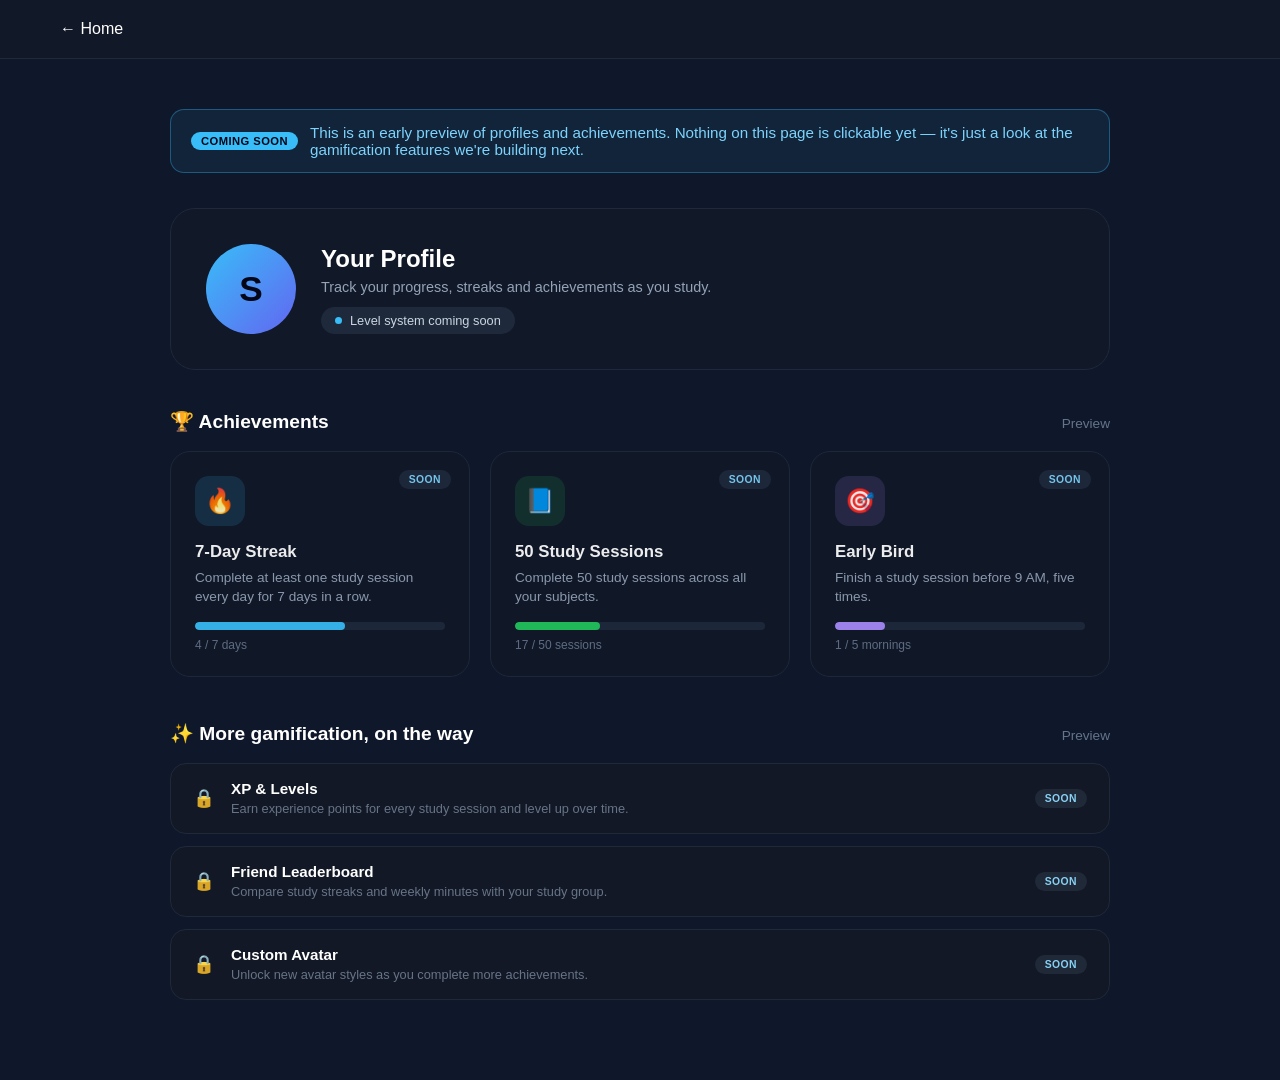
<file: pages/profile.html>
<!DOCTYPE html>
<html lang="en">
<head>
    <meta charset="UTF-8">
    <meta name="viewport" content="width=device-width, initial-scale=1.0">
    <title>Profile</title>
    <style>
        * { box-sizing: border-box; }

        body {
            background: #0f172a;
            color: white;
            font-family: Arial, Helvetica, sans-serif;
            margin: 0;
            padding: 0;
        }

        nav {
            display: flex;
            justify-content: space-between;
            align-items: center;
            padding: 20px 60px;
            background: #111827;
            border-bottom: 1px solid #1f2937;
        }

        nav a {
            text-decoration: none;
            color: white;
            transition: 0.3s;
        }

        nav a:hover { color: #38bdf8; }

        .container {
            max-width: 1000px;
            margin: 0 auto;
            padding: 50px 30px 80px;
        }

        /* ── Page-wide preview banner ── */
        .preview-banner {
            display: flex;
            align-items: center;
            gap: 12px;
            background: rgba(56, 189, 248, 0.08);
            border: 1px solid rgba(56, 189, 248, 0.35);
            border-radius: 14px;
            padding: 14px 20px;
            margin-bottom: 35px;
            font-size: 0.95rem;
            color: #7dd3fc;
        }

        .preview-banner .badge-soon {
            background: #38bdf8;
            color: #020617;
            font-weight: bold;
            font-size: 0.7rem;
            padding: 3px 10px;
            border-radius: 20px;
            letter-spacing: 0.04em;
            text-transform: uppercase;
            flex-shrink: 0;
        }

        /* ── Profile header ── */
        .profile-header {
            display: flex;
            align-items: center;
            gap: 25px;
            background: #111827;
            border: 1px solid #1e293b;
            border-radius: 25px;
            padding: 35px;
            margin-bottom: 40px;
            position: relative;
            overflow: hidden;
        }

        .profile-avatar {
            width: 90px;
            height: 90px;
            border-radius: 50%;
            background: linear-gradient(135deg, #38bdf8, #6366f1);
            display: flex;
            align-items: center;
            justify-content: center;
            font-size: 2.2rem;
            font-weight: bold;
            flex-shrink: 0;
            color: #020617;
        }

        .profile-info h2 {
            margin: 0 0 6px 0;
            font-size: 1.5rem;
        }

        .profile-info p {
            margin: 0;
            color: #94a3b8;
            font-size: 0.9rem;
        }

        .level-pill {
            margin-top: 12px;
            display: inline-flex;
            align-items: center;
            gap: 8px;
            background: #1e293b;
            padding: 6px 14px;
            border-radius: 20px;
            font-size: 0.8rem;
            color: #cbd5e1;
        }

        .level-pill .dot {
            width: 7px;
            height: 7px;
            border-radius: 50%;
            background: #38bdf8;
        }

        /* ── Section heading ── */
        .section-heading {
            display: flex;
            align-items: baseline;
            justify-content: space-between;
            margin-bottom: 18px;
        }

        .section-heading h3 {
            margin: 0;
            font-size: 1.2rem;
        }

        .section-heading span {
            color: #64748b;
            font-size: 0.85rem;
        }

        /* ── Achievements grid ── */
        .achievements-grid {
            display: grid;
            grid-template-columns: repeat(auto-fit, minmax(260px, 1fr));
            gap: 20px;
            margin-bottom: 45px;
        }

        .achievement-card {
            background: #111827;
            border: 1px solid #1e293b;
            border-radius: 20px;
            padding: 24px;
            position: relative;
            cursor: default;
            user-select: none;
            opacity: 0.92;
            transition: transform 0.2s, opacity 0.2s;
        }

        .achievement-card:hover {
            transform: translateY(-2px);
            opacity: 1;
        }

        .achievement-icon {
            width: 50px;
            height: 50px;
            border-radius: 14px;
            display: flex;
            align-items: center;
            justify-content: center;
            font-size: 1.5rem;
            margin-bottom: 16px;
        }

        .achievement-card h4 {
            margin: 0 0 6px 0;
            font-size: 1.05rem;
        }

        .achievement-card p {
            margin: 0 0 16px 0;
            color: #94a3b8;
            font-size: 0.85rem;
            line-height: 1.4;
        }

        .progress-track {
            height: 8px;
            border-radius: 6px;
            background: #1e293b;
            overflow: hidden;
            margin-bottom: 8px;
        }

        .progress-fill {
            height: 100%;
            border-radius: 6px;
        }

        .progress-label {
            font-size: 0.75rem;
            color: #64748b;
        }

        .soon-tag {
            position: absolute;
            top: 18px;
            right: 18px;
            background: #1e293b;
            color: #7dd3fc;
            font-size: 0.65rem;
            font-weight: bold;
            letter-spacing: 0.04em;
            text-transform: uppercase;
            padding: 4px 10px;
            border-radius: 20px;
        }

        /* ── Locked feature rows ── */
        .locked-list {
            display: flex;
            flex-direction: column;
            gap: 12px;
        }

        .locked-row {
            display: flex;
            align-items: center;
            gap: 16px;
            background: #111827;
            border: 1px solid #1e293b;
            border-radius: 16px;
            padding: 16px 22px;
            cursor: default;
            user-select: none;
            filter: grayscale(0.15);
        }

        .locked-row .lock-icon {
            font-size: 1.1rem;
            color: #475569;
            flex-shrink: 0;
        }

        .locked-row .locked-text {
            flex: 1;
        }

        .locked-row .locked-text strong {
            display: block;
            font-size: 0.95rem;
            margin-bottom: 2px;
        }

        .locked-row .locked-text span {
            font-size: 0.8rem;
            color: #64748b;
        }

        .locked-row .soon-tag {
            position: static;
        }
    </style>
</head>
<body>

<nav>
    <a href="../index.html">← Home</a>
</nav>

<div class="container">

    <div class="preview-banner">
        <span class="badge-soon">Coming soon</span>
        This is an early preview of profiles and achievements.
        Nothing on this page is clickable yet — it's just a look
        at the gamification features we're building next.
    </div>

    <div class="profile-header">
        <div class="profile-avatar">S</div>
        <div class="profile-info">
            <h2>Your Profile</h2>
            <p>Track your progress, streaks and achievements as you study.</p>
            <div class="level-pill">
                <span class="dot"></span>
                Level system coming soon
            </div>
        </div>
    </div>

    <div class="section-heading">
        <h3>🏆 Achievements</h3>
        <span>Preview</span>
    </div>

    <div class="achievements-grid">

        <div class="achievement-card">
            <span class="soon-tag">Soon</span>
            <div class="achievement-icon" style="background:rgba(56,189,248,0.15); color:#38bdf8;">🔥</div>
            <h4>7-Day Streak</h4>
            <p>Complete at least one study session every day for 7 days in a row.</p>
            <div class="progress-track">
                <div class="progress-fill" style="width:60%; background:#38bdf8;"></div>
            </div>
            <div class="progress-label">4 / 7 days</div>
        </div>

        <div class="achievement-card">
            <span class="soon-tag">Soon</span>
            <div class="achievement-icon" style="background:rgba(34,197,94,0.15); color:#22c55e;">📘</div>
            <h4>50 Study Sessions</h4>
            <p>Complete 50 study sessions across all your subjects.</p>
            <div class="progress-track">
                <div class="progress-fill" style="width:34%; background:#22c55e;"></div>
            </div>
            <div class="progress-label">17 / 50 sessions</div>
        </div>

        <div class="achievement-card">
            <span class="soon-tag">Soon</span>
            <div class="achievement-icon" style="background:rgba(167,139,250,0.15); color:#a78bfa;">🎯</div>
            <h4>Early Bird</h4>
            <p>Finish a study session before 9 AM, five times.</p>
            <div class="progress-track">
                <div class="progress-fill" style="width:20%; background:#a78bfa;"></div>
            </div>
            <div class="progress-label">1 / 5 mornings</div>
        </div>

    </div>

    <div class="section-heading">
        <h3>✨ More gamification, on the way</h3>
        <span>Preview</span>
    </div>

    <div class="locked-list">

        <div class="locked-row">
            <span class="lock-icon">🔒</span>
            <div class="locked-text">
                <strong>XP &amp; Levels</strong>
                <span>Earn experience points for every study session and level up over time.</span>
            </div>
            <span class="soon-tag">Soon</span>
        </div>

        <div class="locked-row">
            <span class="lock-icon">🔒</span>
            <div class="locked-text">
                <strong>Friend Leaderboard</strong>
                <span>Compare study streaks and weekly minutes with your study group.</span>
            </div>
            <span class="soon-tag">Soon</span>
        </div>

        <div class="locked-row">
            <span class="lock-icon">🔒</span>
            <div class="locked-text">
                <strong>Custom Avatar</strong>
                <span>Unlock new avatar styles as you complete more achievements.</span>
            </div>
            <span class="soon-tag">Soon</span>
        </div>

    </div>

</div>

</body>
</html>
</file>
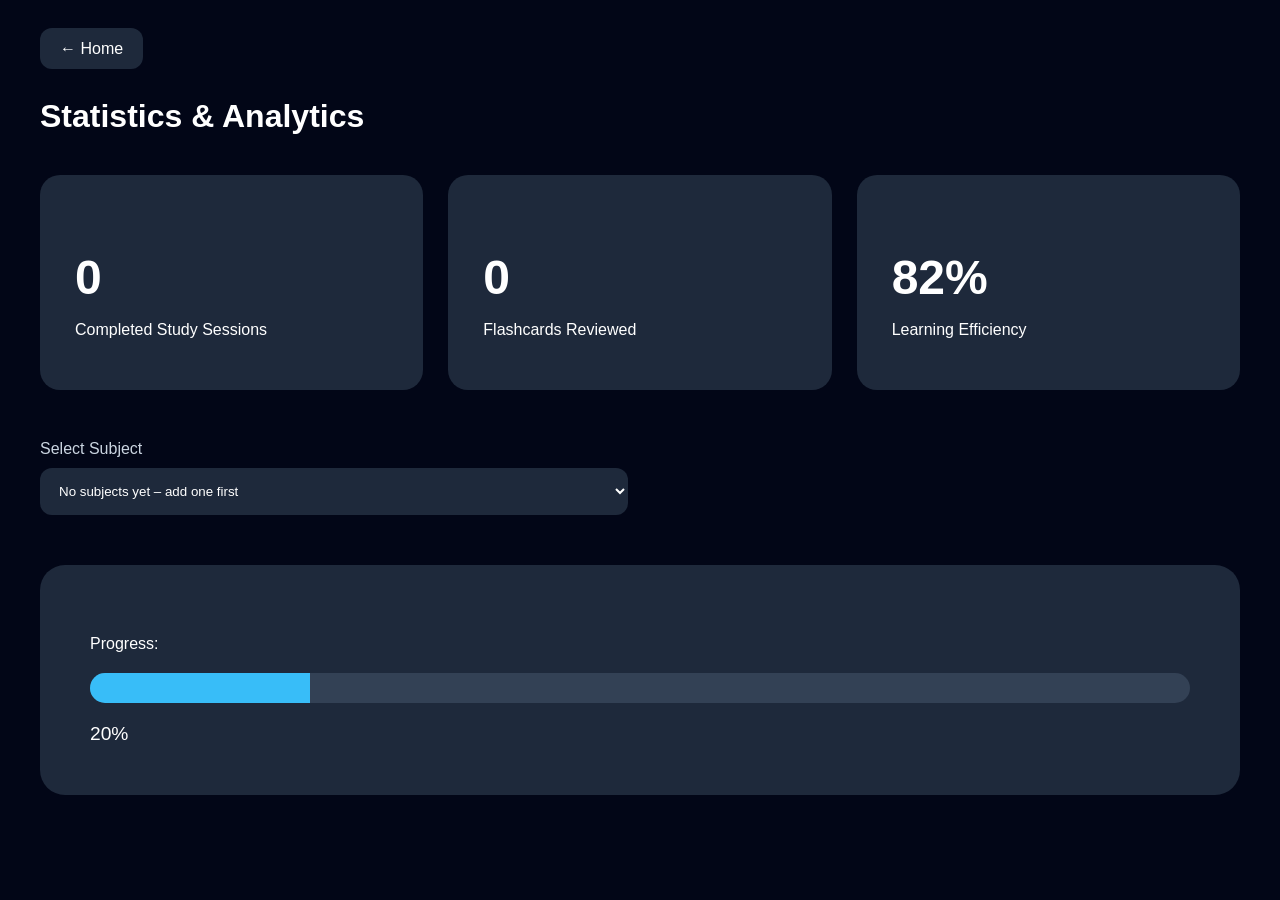
<file: pages/stats.html>
<!DOCTYPE html>
<html lang="en">
<head>
    <meta charset="UTF-8">
    <meta name="viewport"
          content="width=device-width, initial-scale=1.0">

    <title>Statistics</title>

    <link rel="stylesheet"
          href="stats.css">
</head>
<body>

<nav>

    <a href="../index.html">
        ← Home
    </a>

</nav>

<div class="container">

    <h1>Statistics & Analytics</h1>

    <div class="overall-stats">

        <div class="stat-card">

            <h2 id="studyCount">
                0
            </h2>

            <p>Completed Study Sessions</p>

        </div>

        <div class="stat-card">

            <h2 id="flashcardCount">
                0
            </h2>

            <p>Flashcards Reviewed</p>

        </div>

        <div class="stat-card">

            <h2>
                82%
            </h2>

            <p>Learning Efficiency</p>

        </div>

    </div>

    <div class="filters">

        <div>

            <label>Select Subject</label>

            <select id="subjectSelect"></select>

        </div>

    </div>

    <div class="subject-stats">

        <div class="big-stat">

            <h2 id="subjectName">
                Subject Statistics
            </h2>

            <p>
                Progress:
            </p>

            <div class="progress-bar">

                <div class="progress-fill"
                     id="progressFill">

                </div>

            </div>

            <span id="progressText">
                0%
            </span>

        </div>

    </div>

</div>

<script>

// Subjects are read from the ones the user added on the
// Subjects page (localStorage "subjects").
function loadUserSubjects() {
    return JSON.parse(localStorage.getItem("subjects") || "[]");
}

const subjectSelect =
    document.getElementById("subjectSelect");

function loadSubjects() {

    subjectSelect.innerHTML = "";

    const userSubjects = loadUserSubjects();

    if (!userSubjects.length) {

        const option =
            document.createElement("option");

        option.textContent = "No subjects yet – add one first";
        option.value = "";

        subjectSelect.appendChild(option);

        updateStats();

        return;
    }

    userSubjects.forEach(subject => {

        const option =
            document.createElement("option");

        option.textContent = subject.name;
        option.value = subject.name;

        subjectSelect.appendChild(option);

    });

    updateStats();

}

subjectSelect.addEventListener(
    "change",
    updateStats
);

function updateStats() {

    const subject =
        subjectSelect.value;

    document.getElementById(
        "subjectName"
    ).innerText = subject;

    const flashcards =
        Number(
            localStorage.getItem(
                "flashcards_" + subject
            )
        ) || 0;

    const completed =
        localStorage.getItem(subject);

    let progress = 20;

    if(flashcards > 0) {
        progress += flashcards * 5;
    }

    if(completed) {
        progress += 40;
    }

    if(progress > 100) {
        progress = 100;
    }

    document.getElementById(
        "progressFill"
    ).style.width =
        progress + "%";

    document.getElementById(
        "progressText"
    ).innerText =
        progress + "%";

}

document.getElementById(
    "studyCount"
).innerText =

    Object.keys(localStorage)
    .filter(key =>
        localStorage.getItem(key)
        === "completed"
    ).length;

document.getElementById(
    "flashcardCount"
).innerText =

    Object.keys(localStorage)
    .filter(key =>
        key.startsWith("flashcards_")
    )
    .reduce((sum, key) =>
        sum +
        Number(localStorage.getItem(key)),
        0
    );

loadSubjects();

</script>

</body>
</html>
</file>
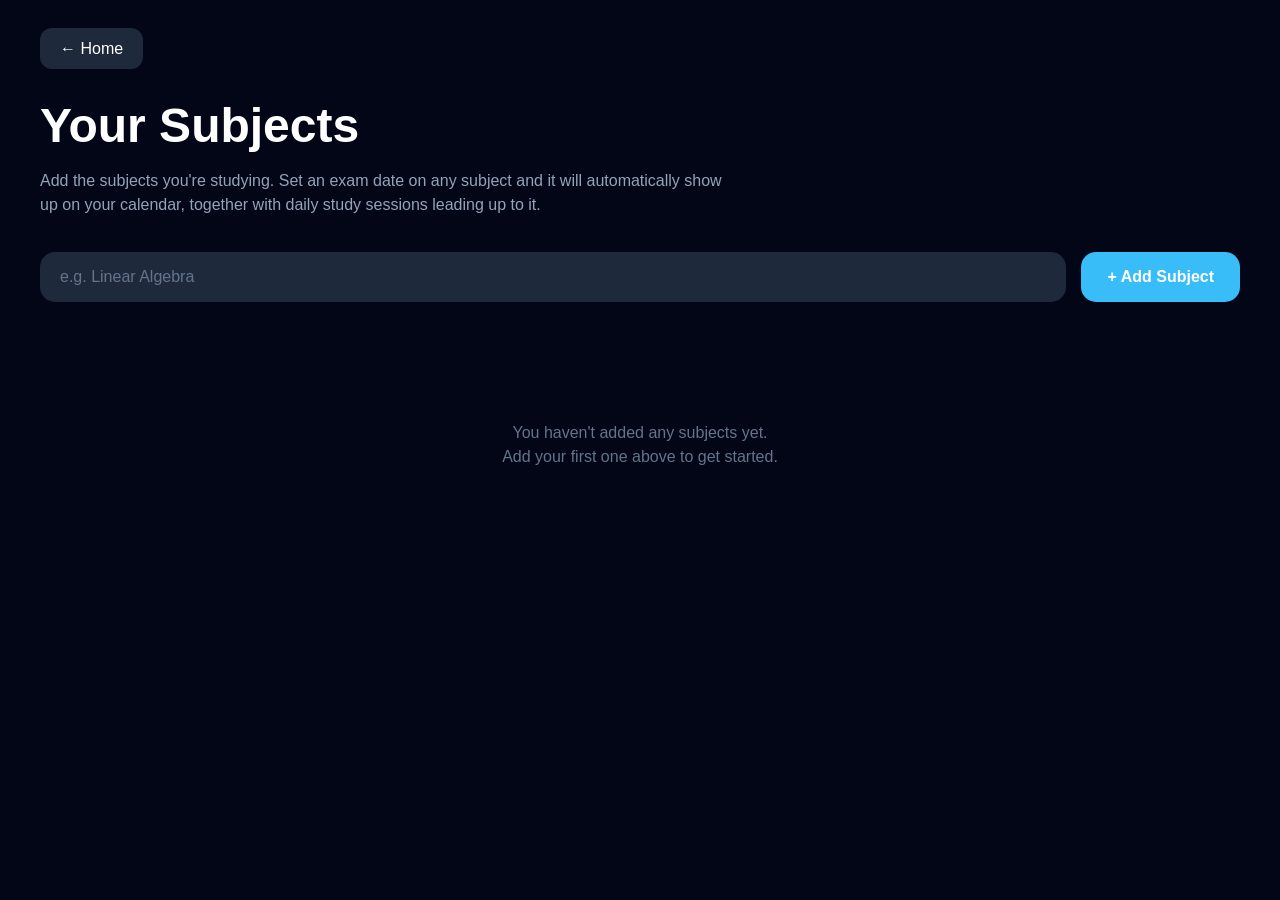
<file: pages/subjects.html>
<!DOCTYPE html>
<html lang="en">
<head>
    <meta charset="UTF-8">
    <meta name="viewport"
          content="width=device-width, initial-scale=1.0">

    <title>Subjects</title>

    <link rel="stylesheet"
          href="subjects.css">
</head>
<body>

<nav>

    <a href="../index.html">
        ← Home
    </a>

</nav>

<div class="container">

    <h1>Your Subjects</h1>

    <p class="subtitle">
        Add the subjects you're studying. Set an exam date on any
        subject and it will automatically show up on your calendar,
        together with daily study sessions leading up to it.
    </p>

    <!-- ADD SUBJECT -->
    <div class="add-subject-box">

        <input type="text"
               id="newSubjectName"
               placeholder="e.g. Linear Algebra"
               onkeydown="if(event.key==='Enter') addSubject()">

        <button id="addSubjectBtn" onclick="addSubject()">
            + Add Subject
        </button>

    </div>

    <p class="error-text" id="addError"></p>

    <div class="subjects-grid"
         id="subjectsGrid">

    </div>

    <div class="empty-state" id="emptyState">
        <p>You haven't added any subjects yet.</p>
        <p>Add your first one above to get started.</p>
    </div>

</div>

<!-- SUBJECT SETTINGS MODAL -->
<div class="subject-modal" id="subjectModal">

    <div class="subject-modal-content">

        <h2 id="modalSubjectName">Subject</h2>

        <label>Color</label>

        <div class="color-swatches" id="colorSwatches"></div>

        <label>Exam Date</label>

        <input type="date" id="examDateInput">

        <div class="modal-actions">

            <button id="saveSubjectBtn" onclick="saveSubjectSettings()">
                Save
            </button>

            <button id="clearExamBtn" class="btn-secondary" onclick="clearExamDate()">
                Clear Exam Date
            </button>

        </div>

        <button id="deleteSubjectBtn" class="btn-danger" onclick="deleteSubject()">
            Delete Subject
        </button>

        <button id="closeModalBtn" class="btn-close" onclick="closeModal()">
            Close
        </button>

    </div>

</div>

<script>

// ── Subject storage ─────────────────────────────────────
const SUBJECT_COLORS = [
    "#38bdf8", "#f87171", "#34d399", "#fbbf24",
    "#a78bfa", "#f472b6", "#22d3ee", "#fb923c"
];

function loadSubjects() {
    return JSON.parse(localStorage.getItem("subjects") || "[]");
}

function saveSubjects(subjects) {
    localStorage.setItem("subjects", JSON.stringify(subjects));
}

function makeId() {
    return "s_" + Date.now().toString(36) + Math.random().toString(36).slice(2, 7);
}

// ── Daily reset of "completed today" state ──────────────
const today = new Date().toDateString();
const lastReset = localStorage.getItem("subjectsLastReset");

if (!lastReset || lastReset !== today) {

    loadSubjects().forEach(subject => {
        if (localStorage.getItem(subject.name) === "completed") {
            localStorage.removeItem(subject.name);
        }
    });

    localStorage.setItem("subjectsLastReset", today);
}

// ── Calendar helpers (same format as calendar.html) ─────
function dateKeyFromDate(d) {
    return `${d.getFullYear()}-${String(d.getMonth() + 1).padStart(2, "0")}-${String(d.getDate()).padStart(2, "0")}`;
}

function loadCalTodos(key) {
    return JSON.parse(localStorage.getItem("cal_todos_" + key) || "[]");
}

function saveCalTodos(key, todos) {
    localStorage.setItem("cal_todos_" + key, JSON.stringify(todos));
}

// Tuesday and Friday are treated as work days with a fixed
// work block, so study sessions start later on those days.
const WORK_DAYS = [2, 5]; // 0 = Sunday … 6 = Saturday
const WORK_DAY_STUDY_START = 17 * 60;   // 17:00 on work days
const FREE_DAY_STUDY_START = 12 * 60;   // 12:00 on free days

function isWorkDay(date) {
    return WORK_DAYS.includes(date.getDay());
}

function formatTime(hour, minute) {
    return `${String(hour).padStart(2, "0")}:${String(minute).padStart(2, "0")}`;
}

// ── Find the next free 30-minute slot from a preferred time ─
function findNextFreeSlot(todos, preferredStartMinutes) {

    const taken = todos
        .filter(t => typeof t.startMinutes === "number")
        .map(t => t.startMinutes)
        .sort((a, b) => a - b);

    let slot = preferredStartMinutes;

    while (taken.includes(slot)) {
        slot += 30;
    }

    return slot;
}

// ── Generate study sessions: 30 min per day until the exam ─
function generateStudySessions(subject, examDateStr) {

    const examDate = new Date(examDateStr);
    examDate.setHours(0, 0, 0, 0);

    const today = new Date();
    today.setHours(0, 0, 0, 0);

    if (examDate <= today) return;

    let cursor = new Date(today);

    while (cursor < examDate) {

        const key = dateKeyFromDate(cursor);
        const todos = loadCalTodos(key);

        const alreadyExists = todos.some(t => t.studySubject === subject);

        if (!alreadyExists) {

            const defaultStartMinutes = isWorkDay(cursor)
                ? WORK_DAY_STUDY_START
                : FREE_DAY_STUDY_START;

            const startMinutes = findNextFreeSlot(todos, defaultStartMinutes);

            const time = formatTime(
                Math.floor(startMinutes / 60),
                startMinutes % 60
            );

            todos.push({
                text: `📘 ${time} – Study session: ${subject} (30 min)`,
                color: "#38bdf8",
                done: false,
                studySubject: subject,
                startMinutes: startMinutes
            });

            saveCalTodos(key, todos);
        }

        cursor.setDate(cursor.getDate() + 1);
    }
}

// ── Remove study sessions for a subject again ───────────
function removeStudySessions(subject) {

    Object.keys(localStorage).forEach(storageKey => {

        if (!storageKey.startsWith("cal_todos_")) return;

        const todos = JSON.parse(localStorage.getItem(storageKey) || "[]");
        const filtered = todos.filter(t => t.studySubject !== subject);

        if (filtered.length !== todos.length) {
            localStorage.setItem(storageKey, JSON.stringify(filtered));

            const dateKey = storageKey.replace("cal_todos_", "");
            compactStudySessions(dateKey);
        }
    });
}

// ── Close time gaps between study sessions on a day ─────
function compactStudySessions(key) {

    const todos = loadCalTodos(key);

    const studyEntries = todos.filter(t => t.studySubject);
    if (!studyEntries.length) return;

    studyEntries.sort((a, b) => {
        const ta = typeof a.startMinutes === "number" ? a.startMinutes : Infinity;
        const tb = typeof b.startMinutes === "number" ? b.startMinutes : Infinity;
        return ta - tb;
    });

    const fixedEntries = todos.filter(t => !t.studySubject);

    const [y, m, d] = key.split("-").map(Number);
    const dateForKey = new Date(y, m - 1, d);
    const defaultStartMinutes = isWorkDay(dateForKey)
        ? WORK_DAY_STUDY_START
        : FREE_DAY_STUDY_START;

    const placed = [];

    studyEntries.forEach(entry => {

        const startMinutes = findNextFreeSlot(
            fixedEntries.concat(placed),
            defaultStartMinutes
        );

        entry.startMinutes = startMinutes;

        const time = formatTime(
            Math.floor(startMinutes / 60),
            startMinutes % 60
        );

        entry.text = entry.text.replace(/^📘 \d{2}:\d{2}/, `📘 ${time}`);

        placed.push(entry);
    });

    saveCalTodos(key, fixedEntries.concat(studyEntries));
}

// ── Add the exam itself to the calendar ─────────────────
function addExamEntry(subject, examDateStr) {

    const examDate = new Date(examDateStr);
    examDate.setHours(0, 0, 0, 0);

    const today = new Date();
    today.setHours(0, 0, 0, 0);

    if (examDate < today) return;

    const key = dateKeyFromDate(examDate);
    const todos = loadCalTodos(key);

    const alreadyExists = todos.some(t => t.examSubject === subject);
    if (alreadyExists) return;

    todos.unshift({
        text: `📝 Exam: ${subject}`,
        color: "#f87171",
        done: false,
        examSubject: subject
    });

    saveCalTodos(key, todos);
}

// ── Remove the exam entry for a subject again ───────────
function removeExamEntry(subject) {

    Object.keys(localStorage).forEach(key => {

        if (!key.startsWith("cal_todos_")) return;

        const todos = JSON.parse(localStorage.getItem(key) || "[]");
        const filtered = todos.filter(t => t.examSubject !== subject);

        if (filtered.length !== todos.length) {
            localStorage.setItem(key, JSON.stringify(filtered));
        }
    });
}

// ── Rendering ────────────────────────────────────────────
const subjectsGrid = document.getElementById("subjectsGrid");
const emptyState = document.getElementById("emptyState");

function daysUntil(dateStr) {
    const target = new Date(dateStr);
    target.setHours(0, 0, 0, 0);
    const today = new Date();
    today.setHours(0, 0, 0, 0);
    return Math.ceil((target - today) / (1000 * 60 * 60 * 24));
}

function renderSubjects() {

    const subjects = loadSubjects();

    subjectsGrid.innerHTML = "";
    emptyState.style.display = subjects.length ? "none" : "block";

    subjects.forEach(subject => {

        const completed = localStorage.getItem(subject.name) === "completed";

        let examBadge = '<span class="exam-badge none">No exam date set</span>';

        if (subject.examDate) {

            const diff = daysUntil(subject.examDate);
            let urgency = "far";

            if (diff < 0) urgency = "past";
            else if (diff <= 3) urgency = "close";
            else if (diff <= 14) urgency = "soon";

            const label = diff < 0
                ? `Exam was on ${subject.examDate}`
                : diff === 0
                    ? `Exam today (${subject.examDate})`
                    : `Exam in ${diff}d (${subject.examDate})`;

            examBadge = `<span class="exam-badge ${urgency}">📝 ${label}</span>`;
        }

        const card = document.createElement("div");
        card.className = "subject-card";
        card.style.setProperty("--subject-color", subject.color || "#38bdf8");

        card.innerHTML = `
            <div class="subject-color-bar"></div>
            <div class="subject-card-body">
                <h2>${subject.name}</h2>
                ${examBadge}
                ${completed ? '<span class="check">✔ Completed today</span>' : ''}
                <div class="subject-card-actions">
                    <a href="timer.html?subject=${encodeURIComponent(subject.name)}" class="btn-start">
                        Start 30 min Session →
                    </a>
                    <button class="btn-settings" data-id="${subject.id}">
                        ⚙ Settings
                    </button>
                </div>
            </div>
        `;

        card.querySelector(".btn-settings").onclick = () => openModal(subject.id);

        subjectsGrid.appendChild(card);
    });
}

// ── Add subject ──────────────────────────────────────────
function addSubject() {

    const input = document.getElementById("newSubjectName");
    const errorText = document.getElementById("addError");
    const name = input.value.trim();

    errorText.textContent = "";

    if (!name) {
        errorText.textContent = "Please enter a subject name.";
        return;
    }

    const subjects = loadSubjects();

    const exists = subjects.some(
        s => s.name.toLowerCase() === name.toLowerCase()
    );

    if (exists) {
        errorText.textContent = "You already have a subject with this name.";
        return;
    }

    const color = SUBJECT_COLORS[subjects.length % SUBJECT_COLORS.length];

    subjects.push({
        id: makeId(),
        name: name,
        color: color,
        examDate: null
    });

    saveSubjects(subjects);

    input.value = "";
    renderSubjects();
}

// ── Settings modal ──────────────────────────────────────
const modal = document.getElementById("subjectModal");
let activeSubjectId = null;

function openModal(id) {

    activeSubjectId = id;

    const subjects = loadSubjects();
    const subject = subjects.find(s => s.id === id);
    if (!subject) return;

    document.getElementById("modalSubjectName").textContent = subject.name;
    document.getElementById("examDateInput").value = subject.examDate || "";

    const swatches = document.getElementById("colorSwatches");
    swatches.innerHTML = "";

    SUBJECT_COLORS.forEach(color => {

        const dot = document.createElement("div");
        dot.className = "color-dot" + (subject.color === color ? " selected" : "");
        dot.style.background = color;
        dot.dataset.color = color;

        dot.onclick = () => {
            swatches.querySelectorAll(".color-dot").forEach(d => d.classList.remove("selected"));
            dot.classList.add("selected");
        };

        swatches.appendChild(dot);
    });

    modal.style.display = "flex";
}

function closeModal() {
    modal.style.display = "none";
    activeSubjectId = null;
}

function saveSubjectSettings() {

    if (!activeSubjectId) return;

    const subjects = loadSubjects();
    const subject = subjects.find(s => s.id === activeSubjectId);
    if (!subject) return;

    const newExamDate = document.getElementById("examDateInput").value || null;
    const selectedDot = document.querySelector("#colorSwatches .color-dot.selected");
    const newColor = selectedDot ? selectedDot.dataset.color : subject.color;

    const oldExamDate = subject.examDate;

    // If the exam date changed, sync the calendar accordingly
    if (oldExamDate !== newExamDate) {

        if (oldExamDate) {
            removeStudySessions(subject.name);
            removeExamEntry(subject.name);
        }

        if (newExamDate) {
            generateStudySessions(subject.name, newExamDate);
            addExamEntry(subject.name, newExamDate);
        }
    }

    subject.examDate = newExamDate;
    subject.color = newColor;

    saveSubjects(subjects);

    closeModal();
    renderSubjects();
}

function clearExamDate() {
    document.getElementById("examDateInput").value = "";
    saveSubjectSettings();
}

function deleteSubject() {

    if (!activeSubjectId) return;

    const subjects = loadSubjects();
    const subject = subjects.find(s => s.id === activeSubjectId);
    if (!subject) return;

    if (!confirm(`Delete "${subject.name}"? This also removes its exam and study sessions from the calendar.`)) {
        return;
    }

    if (subject.examDate) {
        removeStudySessions(subject.name);
        removeExamEntry(subject.name);
    }

    localStorage.removeItem(subject.name);
    localStorage.removeItem("flashcards_" + subject.name);

    const remaining = subjects.filter(s => s.id !== activeSubjectId);
    saveSubjects(remaining);

    closeModal();
    renderSubjects();
}

renderSubjects();

</script>

</body>
</html>
</file>
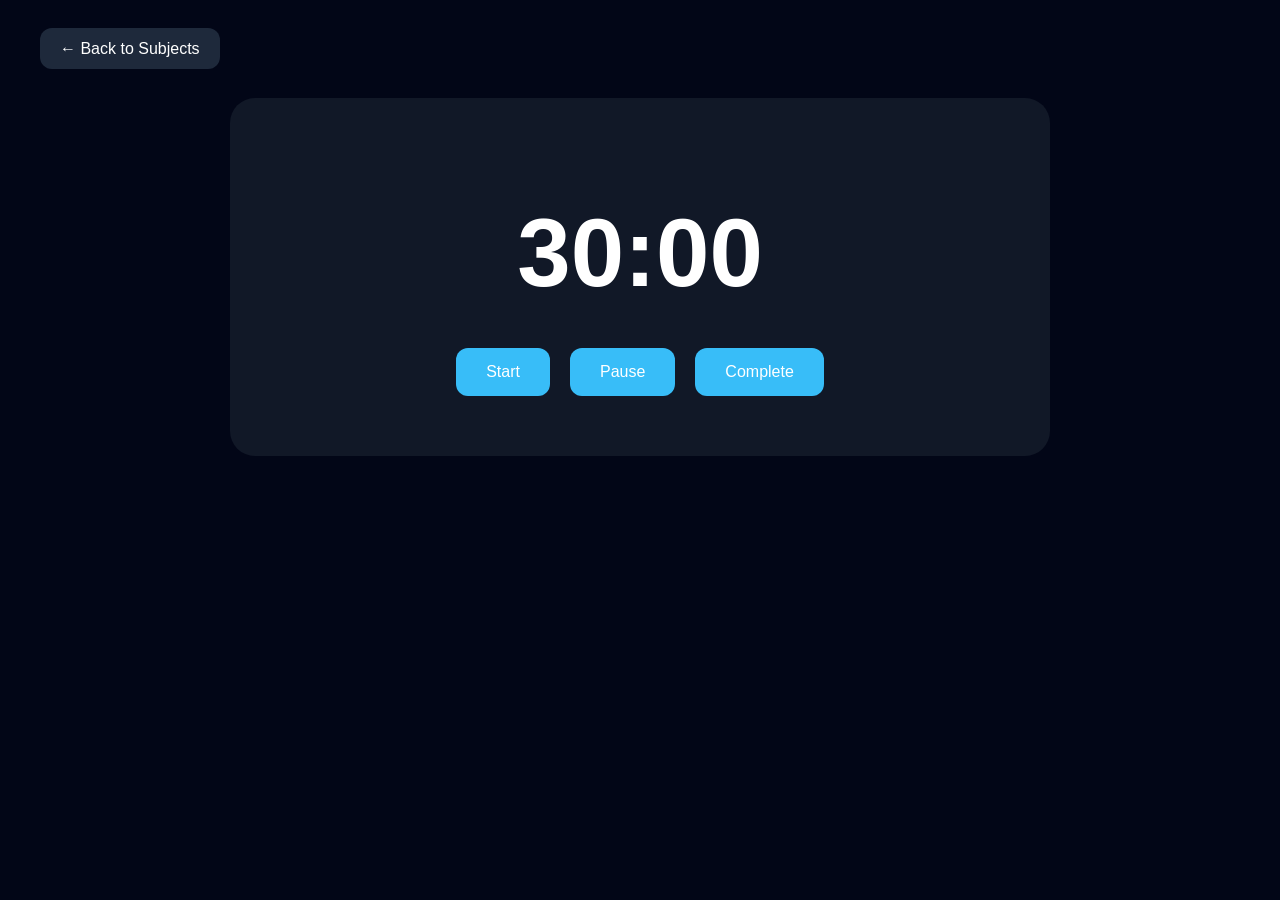
<file: pages/timer.html>
<!DOCTYPE html>
<html lang="en">
<head>
    <meta charset="UTF-8">
    <meta name="viewport"
          content="width=device-width, initial-scale=1.0">

    <title>Study Timer</title>

    <link rel="stylesheet"
          href="timer.css">
</head>
<body>

<nav>

    <a href="subjects.html">
        ← Back to Subjects
    </a>

</nav>

<div class="timer-container">

    <h1 id="subjectName">
        Subject
    </h1>

    <div class="timer"
         id="timer">

        30:00

    </div>

    <div class="buttons">

        <button onclick="startTimer()">
            Start
        </button>

        <button onclick="pauseTimer()">
            Pause
        </button>

        <button onclick="completeSubject()">
            Complete
        </button>

    </div>

</div>

<script>

const params =
    new URLSearchParams(window.location.search);

const subject =
    params.get("subject");

document.getElementById(
    "subjectName"
).innerText = subject;

let time = 1800;

// TEST MODE
if(subject === "Programming 1") {
    time = 10;
}

let timerInterval = null;

const timer =
    document.getElementById("timer");

function updateTimer() {

    const minutes =
        Math.floor(time / 60);

    const seconds =
        time % 60;

    timer.innerText =
        `${minutes}:${
            seconds < 10 ? "0" : ""
        }${seconds}`;

}

function startTimer() {

    if(timerInterval) return;

    timerInterval = setInterval(() => {

        if(time > 0) {

            time--;

            updateTimer();

        } else {

            clearInterval(timerInterval);

            localStorage.setItem(
                subject,
                "completed"
            );

            alert(
                `${subject} completed!`
            );

            window.location.href =
                "subjects.html";

        }

    }, 1000);

}

function pauseTimer() {

    clearInterval(timerInterval);

    timerInterval = null;

}

function completeSubject() {

    localStorage.setItem(
        subject,
        "completed"
    );

    alert(
        `${subject} completed!`
    );

    window.location.href =
        "subjects.html";
}

updateTimer();

</script>

</body>
</html>
</file>
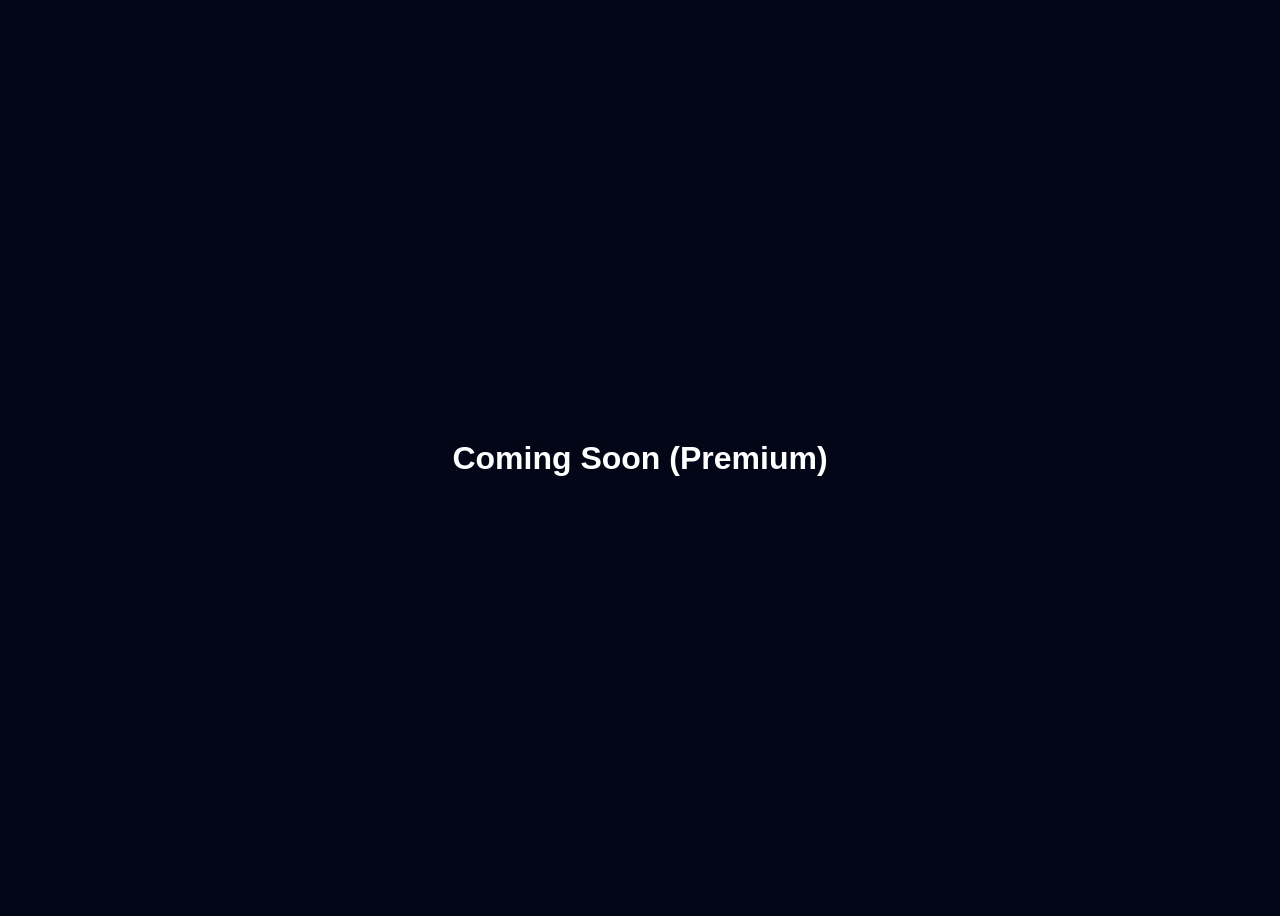
<file: pages/upload.html>
<!DOCTYPE html>
<html lang="de">
<head>
    <meta charset="UTF-8">
    <meta name="viewport" content="width=device-width, initial-scale=1.0">
    <title>Dateien Hochladen</title>
</head>
<body style="background:#020617;color:white;font-family:Arial;display:flex;justify-content:center;align-items:center;height:100vh;">

    <h1>Coming Soon (Premium)</h1>

</body>
</html>
</file>
<file: pages/calendar.css>
body {

    background: #020617;

    color: white;

    font-family: Arial;

    margin: 0;

    padding: 40px;
}

nav {

    margin-bottom: 40px;
}

nav a {

    text-decoration: none;

    color: white;

    background: #1e293b;

    padding: 12px 20px;

    border-radius: 12px;
}

.container {

    display: flex;

    justify-content: center;

    align-items: center;

    min-height: 70vh;
}

.calendar-placeholder {

    background: #111827;

    padding: 50px;

    border-radius: 30px;

    width: 900px;

    text-align: center;

    border: 1px solid #1e293b;
}

.calendar-placeholder h1 {

    font-size: 3rem;

    margin-bottom: 20px;
}

.calendar-placeholder p {

    color: #94a3b8;

    margin-bottom: 40px;

    font-size: 1.1rem;
}

.fake-calendar {

    display: grid;

    grid-template-columns:
        repeat(7, 1fr);

    gap: 15px;
}

.fake-calendar div {

    background: #1e293b;

    padding: 20px;

    border-radius: 15px;
}

.day {

    background: transparent !important;

    font-weight: bold;

    color: #38bdf8;
}

.active {

    background: #38bdf8 !important;
}
</file>
<file: pages/chatbot.css>
body {
    background: #020617;
    color: white;
    font-family: Arial;
    margin: 0;
    padding: 40px;
}

nav {
    margin-bottom: 40px;
}

nav a {
    text-decoration: none;
    color: white;
    background: #1e293b;
    padding: 12px 20px;
    border-radius: 12px;
}

.chat-container {
    max-width: 900px;
    margin: auto;
}

h1 {
    font-size: 3rem;
    margin-bottom: 10px;
}

.subtitle {
    color: #cbd5e1;
    margin-bottom: 40px;
}

.chat-box {
    background: #111827;
    border-radius: 25px;
    padding: 30px;
    height: 350px;
    overflow-y: auto;

    display: flex;
    flex-direction: column;

    gap: 20px;
}

.user-message {
    align-self: flex-end;

    background: #38bdf8;

    padding: 15px 20px;

    border-radius: 20px;

    max-width: 70%;
}

.bot-message {
    align-self: flex-start;

    background: #1e293b;

    padding: 15px 20px;

    border-radius: 20px;

    max-width: 70%;

    color: #e2e8f0;
}

.input-area {
    display: flex;
    gap: 15px;
    margin-top: 25px;
}

input {
    flex: 1;

    padding: 18px;

    border-radius: 15px;

    border: none;

    background: #1e293b;

    color: white;

    font-size: 1rem;
}

button {
    padding: 18px 30px;

    border: none;

    border-radius: 15px;

    background: #38bdf8;

    color: white;

    cursor: pointer;

    font-size: 1rem;
}
</file>
<file: pages/flashcards-manage.css>
:root {
    --bg: #0b1120;
    --surface: #111827;
    --surface-2: #1e293b;
    --accent: #38bdf8;
    --accent-dim: rgba(56, 189, 248, 0.15);
    --text: #f8fafc;
    --text-dim: #94a3b8;
    --text-faint: #64748b;
    --danger: #f87171;
    --success: #22c55e;
}

* {
    box-sizing: border-box;
}

body {
    background: var(--bg);
    color: var(--text);
    font-family: Arial, Helvetica, sans-serif;
    margin: 0;
    padding: 0 24px 70px;
}

nav {
    max-width: 780px;
    margin: 0 auto;
    display: flex;
    justify-content: space-between;
    align-items: center;
    padding: 28px 0 10px;
}

.nav-link {
    color: var(--text-dim);
    text-decoration: none;
    font-size: 0.9rem;
    transition: color 0.2s;
}

.nav-link:hover {
    color: var(--text);
}

.container {
    max-width: 780px;
    margin: 0 auto;
}

.page-header {
    display: flex;
    justify-content: space-between;
    align-items: center;
    margin: 10px 0 30px;
    flex-wrap: wrap;
    gap: 14px;
}

.eyebrow {
    text-transform: uppercase;
    letter-spacing: 0.14em;
    font-size: 0.78rem;
    color: var(--text-faint);
    font-weight: bold;
    margin: 0;
}

.subject-picker {
    display: flex;
    align-items: center;
    gap: 10px;
    background: var(--surface);
    border: 1px solid var(--surface-2);
    padding: 8px 16px 8px 14px;
    border-radius: 100px;
}

.subject-dot {
    width: 10px;
    height: 10px;
    border-radius: 50%;
    flex-shrink: 0;
    background: var(--accent);
}

.subject-picker select {
    background: transparent;
    color: var(--text);
    border: none;
    font-size: 0.92rem;
    padding: 2px 4px;
    max-width: 220px;
}

.subject-picker select:focus {
    outline: none;
}

/* ── No subjects state ────────────────────────────────── */
.no-subjects {
    display: none;
    flex-direction: column;
    align-items: center;
    text-align: center;
    gap: 10px;
    padding: 70px 30px;
    border: 1px dashed var(--surface-2);
    border-radius: 22px;
}

.no-subjects h2 {
    margin: 0;
    font-size: 1.3rem;
}

.no-subjects p {
    color: var(--text-dim);
    margin: 0;
    max-width: 380px;
    line-height: 1.5;
}

.cta-btn {
    margin-top: 12px;
    display: inline-block;
    background: var(--accent);
    color: #04202e;
    text-decoration: none;
    font-weight: bold;
    padding: 12px 22px;
    border-radius: 12px;
    transition: background 0.2s;
}

.cta-btn:hover {
    background: #29aadd;
}

/* ── Panels ───────────────────────────────────────────── */
.panel {
    background: var(--surface);
    border: 1px solid var(--surface-2);
    border-radius: 20px;
    padding: 28px 30px;
    margin-bottom: 24px;
}

.panel h2 {
    font-size: 1.15rem;
    margin: 0 0 18px;
}

.panel-header-row {
    display: flex;
    align-items: center;
    justify-content: space-between;
    margin-bottom: 18px;
}

.panel-header-row h2 {
    margin: 0;
}

.card-count {
    background: var(--surface-2);
    color: var(--text-dim);
    font-size: 0.8rem;
    padding: 4px 12px;
    border-radius: 100px;
}

/* ── Add card form ────────────────────────────────────── */
.add-card-form {
    display: grid;
    grid-template-columns: 1fr 1fr auto;
    gap: 12px;
    align-items: start;
}

.add-card-form textarea {
    resize: vertical;
    min-height: 52px;
    padding: 13px 15px;
    border-radius: 12px;
    border: none;
    background: var(--surface-2);
    color: var(--text);
    font-family: inherit;
    font-size: 0.92rem;
}

.add-card-form textarea::placeholder {
    color: var(--text-faint);
}

.add-card-form button {
    padding: 13px 20px;
    border: none;
    border-radius: 12px;
    background: var(--accent);
    color: #04202e;
    font-weight: bold;
    cursor: pointer;
    white-space: nowrap;
}

.add-card-form button:hover {
    background: #29aadd;
}

@media (max-width: 640px) {
    .add-card-form {
        grid-template-columns: 1fr;
    }
}

.error-text {
    color: var(--danger);
    min-height: 1.2em;
    margin-top: 12px;
    font-size: 0.88rem;
}

/* ── Card list ────────────────────────────────────────── */
.card-list {
    display: flex;
    flex-direction: column;
    gap: 10px;
    max-height: 420px;
    overflow-y: auto;
}

.card-list-empty {
    color: var(--text-faint);
    font-size: 0.92rem;
    margin: 0;
}

.card-row {
    background: var(--surface-2);
    border-radius: 12px;
    padding: 6px 8px 6px 16px;
}

.card-row-view {
    display: flex;
    justify-content: space-between;
    align-items: center;
    gap: 15px;
    padding: 8px 0;
}

.card-row-text {
    display: flex;
    flex-direction: column;
    gap: 4px;
    min-width: 0;
}

.card-row-q {
    color: var(--text);
    font-weight: bold;
    overflow: hidden;
    text-overflow: ellipsis;
    white-space: nowrap;
}

.card-row-a {
    color: var(--text-dim);
    font-size: 0.88rem;
    overflow: hidden;
    text-overflow: ellipsis;
    white-space: nowrap;
}

.card-row-actions {
    display: flex;
    gap: 2px;
    flex-shrink: 0;
}

.icon-btn {
    background: none;
    border: none;
    color: var(--text-faint);
    cursor: pointer;
    font-size: 1rem;
    padding: 8px 10px;
    border-radius: 8px;
    transition: color 0.2s, background 0.2s;
}

.icon-btn:hover {
    background: #29405c33;
    color: var(--text);
}

.del-btn:hover {
    color: var(--danger);
    background: rgba(248, 113, 113, 0.12);
}

.card-row-edit {
    display: grid;
    grid-template-columns: 1fr 1fr;
    gap: 10px;
    padding: 12px 0 14px;
}

.card-row-edit textarea {
    resize: vertical;
    min-height: 46px;
    padding: 11px 13px;
    border-radius: 10px;
    border: none;
    background: #0f1b2d;
    color: var(--text);
    font-family: inherit;
    font-size: 0.88rem;
}

.edit-actions {
    grid-column: 1 / -1;
    display: flex;
    gap: 10px;
}

.edit-actions button {
    padding: 9px 16px;
    border: none;
    border-radius: 8px;
    cursor: pointer;
    font-size: 0.85rem;
    font-weight: bold;
}

.save-btn {
    background: var(--accent);
    color: #04202e;
}

.save-btn:hover {
    background: #29aadd;
}

.cancel-btn {
    background: transparent;
    color: var(--text-dim);
}

.cancel-btn:hover {
    color: var(--text);
}

@media (max-width: 640px) {
    .card-row-edit {
        grid-template-columns: 1fr;
    }
}

/* ── Import / export ──────────────────────────────────── */
.io-panel {
    display: grid;
    grid-template-columns: 1fr auto 1fr;
    gap: 26px;
}

.io-col {
    display: flex;
    flex-direction: column;
}

.io-divider {
    width: 1px;
    background: var(--surface-2);
}

.io-hint {
    color: var(--text-dim);
    font-size: 0.85rem;
    line-height: 1.6;
    margin: 0 0 20px;
}

.io-hint em {
    color: #cbd5e1;
    font-style: normal;
    font-weight: bold;
}

.file-drop {
    display: flex;
    align-items: center;
    justify-content: center;
    text-align: center;
    padding: 18px 16px;
    border: 1px dashed var(--surface-2);
    border-radius: 12px;
    color: var(--text-dim);
    font-size: 0.88rem;
    cursor: pointer;
    transition: border-color 0.2s, color 0.2s;
}

.file-drop:hover {
    border-color: var(--accent);
    color: var(--text);
}

.export-btn {
    padding: 14px 20px;
    border: none;
    border-radius: 12px;
    background: var(--surface-2);
    color: var(--text);
    font-weight: bold;
    cursor: pointer;
    font-size: 0.92rem;
}

.export-btn:hover {
    background: #2a3a52;
}

.io-status {
    margin-top: 14px;
    color: var(--accent);
    font-size: 0.85rem;
    min-height: 1.2em;
}

@media (max-width: 700px) {
    .io-panel {
        grid-template-columns: 1fr;
    }

    .io-divider {
        width: 100%;
        height: 1px;
    }
}
</file>
<file: pages/flashcards.css>
:root {
    --bg: #0b1120;
    --surface: #111827;
    --surface-2: #1e293b;
    --accent: #38bdf8;
    --accent-dim: rgba(56, 189, 248, 0.15);
    --text: #f8fafc;
    --text-dim: #94a3b8;
    --text-faint: #64748b;
    --danger: #f87171;
    --success: #22c55e;
}

* {
    box-sizing: border-box;
}

body {
    background: var(--bg);
    color: var(--text);
    font-family: Arial, Helvetica, sans-serif;
    margin: 0;
    padding: 0 24px 60px;
}

nav {
    max-width: 640px;
    margin: 0 auto;
    display: flex;
    justify-content: space-between;
    align-items: center;
    padding: 28px 0 10px;
}

.nav-link {
    color: var(--text-dim);
    text-decoration: none;
    font-size: 0.9rem;
    transition: color 0.2s;
}

.nav-link:hover {
    color: var(--text);
}

.nav-link-accent {
    color: var(--accent);
    font-weight: bold;
}

.nav-link-accent:hover {
    color: #7dd3fc;
}

/* ── Header ───────────────────────────────────────────── */
.study-container {
    max-width: 640px;
    margin: 0 auto;
}

.study-header {
    display: flex;
    justify-content: space-between;
    align-items: center;
    margin: 10px 0 34px;
    flex-wrap: wrap;
    gap: 14px;
}

.eyebrow {
    text-transform: uppercase;
    letter-spacing: 0.14em;
    font-size: 0.78rem;
    color: var(--text-faint);
    font-weight: bold;
    margin: 0;
}

.subject-picker {
    display: flex;
    align-items: center;
    gap: 10px;
    background: var(--surface);
    border: 1px solid var(--surface-2);
    padding: 8px 16px 8px 14px;
    border-radius: 100px;
}

.subject-dot {
    width: 10px;
    height: 10px;
    border-radius: 50%;
    flex-shrink: 0;
    background: var(--accent);
}

.subject-picker select {
    background: transparent;
    color: var(--text);
    border: none;
    font-size: 0.92rem;
    padding: 2px 4px;
    max-width: 220px;
}

.subject-picker select:focus {
    outline: none;
}

/* ── Deck stack & flip card ──────────────────────────────*/
.deck-stack {
    position: relative;
    width: 100%;
    height: 320px;
    margin-bottom: 26px;
}

.stack-card {
    position: absolute;
    inset: 0;
    border-radius: 22px;
    background: var(--surface-2);
}

.stack-card-2 {
    transform: translateY(18px) scale(0.94);
    opacity: 0.28;
}

.stack-card-1 {
    transform: translateY(9px) scale(0.97);
    opacity: 0.55;
}

.flip-card {
    position: absolute;
    inset: 0;
    perspective: 1400px;
    cursor: pointer;
}

.flip-card:focus {
    outline: none;
}

.flip-card:focus .flip-face {
    box-shadow: 0 0 0 2px var(--accent), 0 24px 50px -24px rgba(0, 0, 0, 0.7);
}

.flip-card-inner {
    position: relative;
    width: 100%;
    height: 100%;
    transition: transform 0.5s cubic-bezier(0.4, 0.2, 0.2, 1);
    transform-style: preserve-3d;
}

.flip-card-inner.flipped {
    transform: rotateY(180deg);
}

.flip-face {
    position: absolute;
    inset: 0;
    backface-visibility: hidden;
    border-radius: 22px;
    display: flex;
    flex-direction: column;
    align-items: center;
    justify-content: center;
    text-align: center;
    padding: 38px 42px;
    background: var(--surface);
    border: 1px solid var(--surface-2);
    border-top: 4px solid var(--subject-color, var(--accent));
    box-shadow: 0 24px 50px -24px rgba(0, 0, 0, 0.7);
    transition: box-shadow 0.2s;
}

.flip-back {
    transform: rotateY(180deg);
    background: #0d1626;
}

.face-label {
    text-transform: uppercase;
    letter-spacing: 0.12em;
    font-size: 0.72rem;
    color: var(--text-faint);
    margin-bottom: 18px;
}

.flip-face p {
    font-size: 1.4rem;
    line-height: 1.45;
    color: var(--text);
    margin: 0;
    max-height: 150px;
    overflow-y: auto;
}

.face-hint {
    position: absolute;
    bottom: 16px;
    font-size: 0.72rem;
    color: var(--text-faint);
}

/* ── Progress ─────────────────────────────────────────── */
.progress-row {
    display: flex;
    align-items: center;
    gap: 14px;
    margin-bottom: 22px;
}

.progress-track {
    flex: 1;
    height: 6px;
    background: var(--surface-2);
    border-radius: 100px;
    overflow: hidden;
}

.progress-fill {
    height: 100%;
    background: var(--accent);
    border-radius: 100px;
    transition: width 0.3s;
}

.progress-label {
    font-size: 0.85rem;
    color: var(--text-dim);
    white-space: nowrap;
    min-width: 52px;
    text-align: right;
}

/* ── Controls ─────────────────────────────────────────── */
.controls-row {
    display: grid;
    grid-template-columns: 1fr 1.4fr 1fr;
    gap: 12px;
}

.ctrl-btn {
    padding: 15px;
    border: none;
    border-radius: 14px;
    background: var(--surface-2);
    color: var(--text);
    cursor: pointer;
    font-size: 0.92rem;
    font-weight: bold;
    transition: background 0.2s, transform 0.15s;
}

.ctrl-btn:hover {
    background: #2a3a52;
}

.ctrl-btn:active {
    transform: scale(0.97);
}

.ctrl-btn-flip {
    background: var(--accent);
    color: #04202e;
}

.ctrl-btn-flip:hover {
    background: #29aadd;
}

/* ── Empty state ──────────────────────────────────────── */
.empty-state {
    display: none;
    flex-direction: column;
    align-items: center;
    text-align: center;
    gap: 10px;
    padding: 70px 30px;
    border: 1px dashed var(--surface-2);
    border-radius: 22px;
}

.empty-state h2 {
    font-size: 1.3rem;
    margin: 0;
}

.empty-state p {
    color: var(--text-dim);
    margin: 0;
    max-width: 380px;
    line-height: 1.5;
}

.empty-cta {
    margin-top: 12px;
    display: inline-block;
    background: var(--accent);
    color: #04202e;
    text-decoration: none;
    font-weight: bold;
    padding: 12px 22px;
    border-radius: 12px;
    transition: background 0.2s;
}

.empty-cta:hover {
    background: #29aadd;
}

@media (max-width: 560px) {

    .deck-stack {
        height: 280px;
    }

    .flip-face {
        padding: 28px 26px;
    }

    .flip-face p {
        font-size: 1.2rem;
    }

    .controls-row {
        grid-template-columns: 1fr;
    }
}
</file>
<file: pages/notifications.css>
body {
    background: #020617;
    color: white;
    font-family: Arial;
    margin: 0;
    padding: 40px;
}

nav {
    margin-bottom: 40px;
}

nav a {
    text-decoration: none;
    color: white;
    background: #1e293b;
    padding: 12px 20px;
    border-radius: 12px;
}

.container {
    max-width: 1200px;
    margin: auto;
}

h1 {
    font-size: 3rem;
    margin-bottom: 10px;
}

.subtitle {
    color: #cbd5e1;
    margin-bottom: 40px;
}

.semester-box {
    margin-bottom: 40px;
}

label {
    display: block;
    margin-bottom: 10px;
}

select {
    width: 100%;
    padding: 18px;
    border-radius: 15px;
    border: none;
    background: #1e293b;
    color: white;
}

.exam-grid {
    display: grid;

    grid-template-columns:
        repeat(auto-fit, minmax(300px, 1fr));

    gap: 25px;
}

.exam-card {
    background: #111827;
    padding: 30px;
    border-radius: 25px;
}

.exam-card h2 {
    margin-top: 0;
}

.exam-card p {
    color: #cbd5e1;
}

.switch {
    position: relative;
    display: inline-block;
    width: 60px;
    height: 34px;
    margin-top: 20px;
}

.switch input {
    opacity: 0;
    width: 0;
    height: 0;
}

.slider {
    position: absolute;
    inset: 0;
    background: #334155;
    border-radius: 34px;
    transition: 0.3s;
}

.slider:before {
    content: "";

    position: absolute;

    height: 26px;
    width: 26px;

    left: 4px;
    bottom: 4px;

    background: white;

    border-radius: 50%;

    transition: 0.3s;
}

input:checked + .slider {
    background: #38bdf8;
}

input:checked + .slider:before {
    transform: translateX(26px);
}
</file>
<file: pages/stats.css>
body {
    background: #020617;
    color: white;
    font-family: Arial;
    margin: 0;
    padding: 40px;
}

nav {
    margin-bottom: 40px;
}

nav a {
    text-decoration: none;
    color: white;
    background: #1e293b;
    padding: 12px 20px;
    border-radius: 12px;
}

.container {
    max-width: 1200px;
    margin: auto;
}

h1 {
    margin-bottom: 40px;
}

.overall-stats {
    display: grid;
    grid-template-columns:
        repeat(auto-fit, minmax(250px, 1fr));

    gap: 25px;

    margin-bottom: 50px;
}

.stat-card {
    background: #1e293b;
    padding: 35px;
    border-radius: 20px;
}

.stat-card h2 {
    font-size: 3rem;
    margin-bottom: 10px;
}

.filters {
    display: grid;
    grid-template-columns: 1fr 1fr;
    gap: 25px;
    margin-bottom: 50px;
}

label {
    display: block;
    margin-bottom: 10px;
    color: #cbd5e1;
}

select {
    width: 100%;
    padding: 15px;
    border-radius: 12px;
    border: none;
    background: #1e293b;
    color: white;
}

.big-stat {
    background: #1e293b;
    padding: 50px;
    border-radius: 25px;
}

.progress-bar {
    width: 100%;
    height: 30px;
    background: #334155;
    border-radius: 20px;
    margin: 20px 0;
    overflow: hidden;
}

.progress-fill {
    height: 100%;
    width: 0%;
    background: #38bdf8;
    transition: 0.4s;
}

#progressText {
    font-size: 1.2rem;
}
</file>
<file: pages/subjects.css>
body {
    background: #020617;
    color: white;
    font-family: Arial;
    margin: 0;
    padding: 40px;
}

nav {
    margin-bottom: 40px;
}

nav a {
    text-decoration: none;
    color: white;
    background: #1e293b;
    padding: 12px 20px;
    border-radius: 12px;
}

.container {
    max-width: 1200px;
    margin: auto;
}

h1 {
    margin-bottom: 15px;
    font-size: 3rem;
}

.subtitle {
    color: #94a3b8;
    max-width: 700px;
    line-height: 1.5;
    margin-bottom: 35px;
}

label {
    display: block;
    margin-bottom: 12px;
    color: #cbd5e1;
    font-size: 1.1rem;
}

/* ── Add subject ─────────────────────────────────────── */
.add-subject-box {
    display: flex;
    gap: 15px;
    margin-bottom: 10px;
}

.add-subject-box input {
    flex: 1;
    padding: 16px 20px;
    border-radius: 15px;
    border: none;
    background: #1e293b;
    color: white;
    font-size: 1rem;
}

.add-subject-box input::placeholder {
    color: #64748b;
}

.add-subject-box button {
    padding: 16px 26px;
    border: none;
    border-radius: 15px;
    background: #38bdf8;
    color: white;
    font-size: 1rem;
    font-weight: bold;
    cursor: pointer;
    white-space: nowrap;
}

.add-subject-box button:hover {
    background: #29aadd;
}

.error-text {
    color: #f87171;
    min-height: 1.2em;
    margin-bottom: 20px;
    font-size: 0.9rem;
}

.empty-state {
    display: none;
    text-align: center;
    color: #64748b;
    margin-top: 60px;
}

.empty-state p {
    margin: 6px 0;
}

/* ── Subject grid & cards ────────────────────────────── */
.subjects-grid {
    display: grid;
    grid-template-columns: repeat(auto-fit, minmax(300px, 1fr));
    gap: 25px;
    margin-top: 30px;
}

.subject-card {
    background: #111827;
    border-radius: 25px;
    overflow: hidden;
    border: 1px solid #1e293b;
    transition: 0.3s;
}

.subject-card:hover {
    transform: translateY(-5px);
}

.subject-color-bar {
    height: 8px;
    background: var(--subject-color, #38bdf8);
}

.subject-card-body {
    padding: 28px 30px 30px;
}

.subject-card h2 {
    margin: 0 0 14px 0;
    font-size: 1.6rem;
    color: white;
}

.exam-badge {
    display: inline-block;
    padding: 6px 14px;
    border-radius: 100px;
    font-size: 0.85rem;
    margin-bottom: 10px;
}

.exam-badge.none {
    background: #1e293b;
    color: #64748b;
}

.exam-badge.far {
    background: rgba(56,189,248,0.15);
    color: #38bdf8;
}

.exam-badge.soon {
    background: rgba(251,191,36,0.15);
    color: #fbbf24;
}

.exam-badge.close {
    background: rgba(248,113,113,0.15);
    color: #f87171;
}

.exam-badge.past {
    background: #1e293b;
    color: #64748b;
}

.check {
    display: block;
    color: #22c55e;
    font-weight: bold;
    font-size: 0.95rem;
    margin-bottom: 10px;
}

.subject-card-actions {
    display: flex;
    justify-content: space-between;
    align-items: center;
    margin-top: 18px;
    gap: 12px;
}

.btn-start {
    color: #38bdf8;
    text-decoration: none;
    font-weight: bold;
    font-size: 0.95rem;
}

.btn-start:hover {
    text-decoration: underline;
}

.btn-settings {
    background: #1e293b;
    color: white;
    border: none;
    padding: 10px 16px;
    border-radius: 10px;
    cursor: pointer;
    font-size: 0.9rem;
}

.btn-settings:hover {
    background: #334155;
}

/* ── Settings modal ──────────────────────────────────── */
.subject-modal {
    position: fixed;
    inset: 0;
    background: rgba(0,0,0,0.75);
    display: none;
    justify-content: center;
    align-items: center;
    z-index: 999;
}

.subject-modal-content {
    width: 480px;
    max-width: 90vw;
    background: #111827;
    padding: 35px;
    border-radius: 25px;
}

.subject-modal-content h2 {
    margin-bottom: 25px;
}

.color-swatches {
    display: flex;
    gap: 12px;
    margin-bottom: 25px;
}

.color-dot {
    width: 32px;
    height: 32px;
    border-radius: 50%;
    cursor: pointer;
    border: 3px solid transparent;
}

.color-dot.selected {
    border-color: white;
}

.subject-modal-content input[type="date"] {
    width: 100%;
    padding: 15px;
    border: none;
    border-radius: 12px;
    background: #1e293b;
    color: white;
    font-size: 1rem;
    margin-bottom: 25px;
    color-scheme: dark;
}

.modal-actions {
    display: flex;
    gap: 12px;
    margin-bottom: 15px;
}

.modal-actions button {
    flex: 1;
}

#saveSubjectBtn, .btn-secondary, .btn-danger, .btn-close {
    padding: 14px;
    border: none;
    border-radius: 12px;
    cursor: pointer;
    font-size: 0.95rem;
    font-weight: bold;
}

#saveSubjectBtn {
    background: #38bdf8;
    color: white;
}

#saveSubjectBtn:hover {
    background: #29aadd;
}

.btn-secondary {
    background: #1e293b;
    color: white;
}

.btn-secondary:hover {
    background: #334155;
}

.btn-danger {
    width: 100%;
    background: rgba(248,113,113,0.15);
    color: #f87171;
    margin-bottom: 12px;
}

.btn-danger:hover {
    background: rgba(248,113,113,0.25);
}

.btn-close {
    width: 100%;
    background: transparent;
    color: #94a3b8;
}

.btn-close:hover {
    color: white;
}
</file>
<file: pages/timer.css>
body {
    background: #020617;
    color: white;
    font-family: Arial;
    margin: 0;
    padding: 40px;
}

nav {
    margin-bottom: 40px;
}

nav a {
    text-decoration: none;
    color: white;
    background: #1e293b;
    padding: 12px 20px;
    border-radius: 12px;
}

.timer-container {
    max-width: 700px;
    margin: auto;
    background: #111827;
    padding: 60px;
    border-radius: 25px;
    text-align: center;
}

.timer {
    font-size: 6rem;
    margin: 40px 0;
    font-weight: bold;
}

.buttons {
    display: flex;
    gap: 20px;
    justify-content: center;
}

button {
    padding: 15px 30px;
    border: none;
    border-radius: 12px;
    background: #38bdf8;
    color: white;
    cursor: pointer;
    font-size: 1rem;
}
</file>
